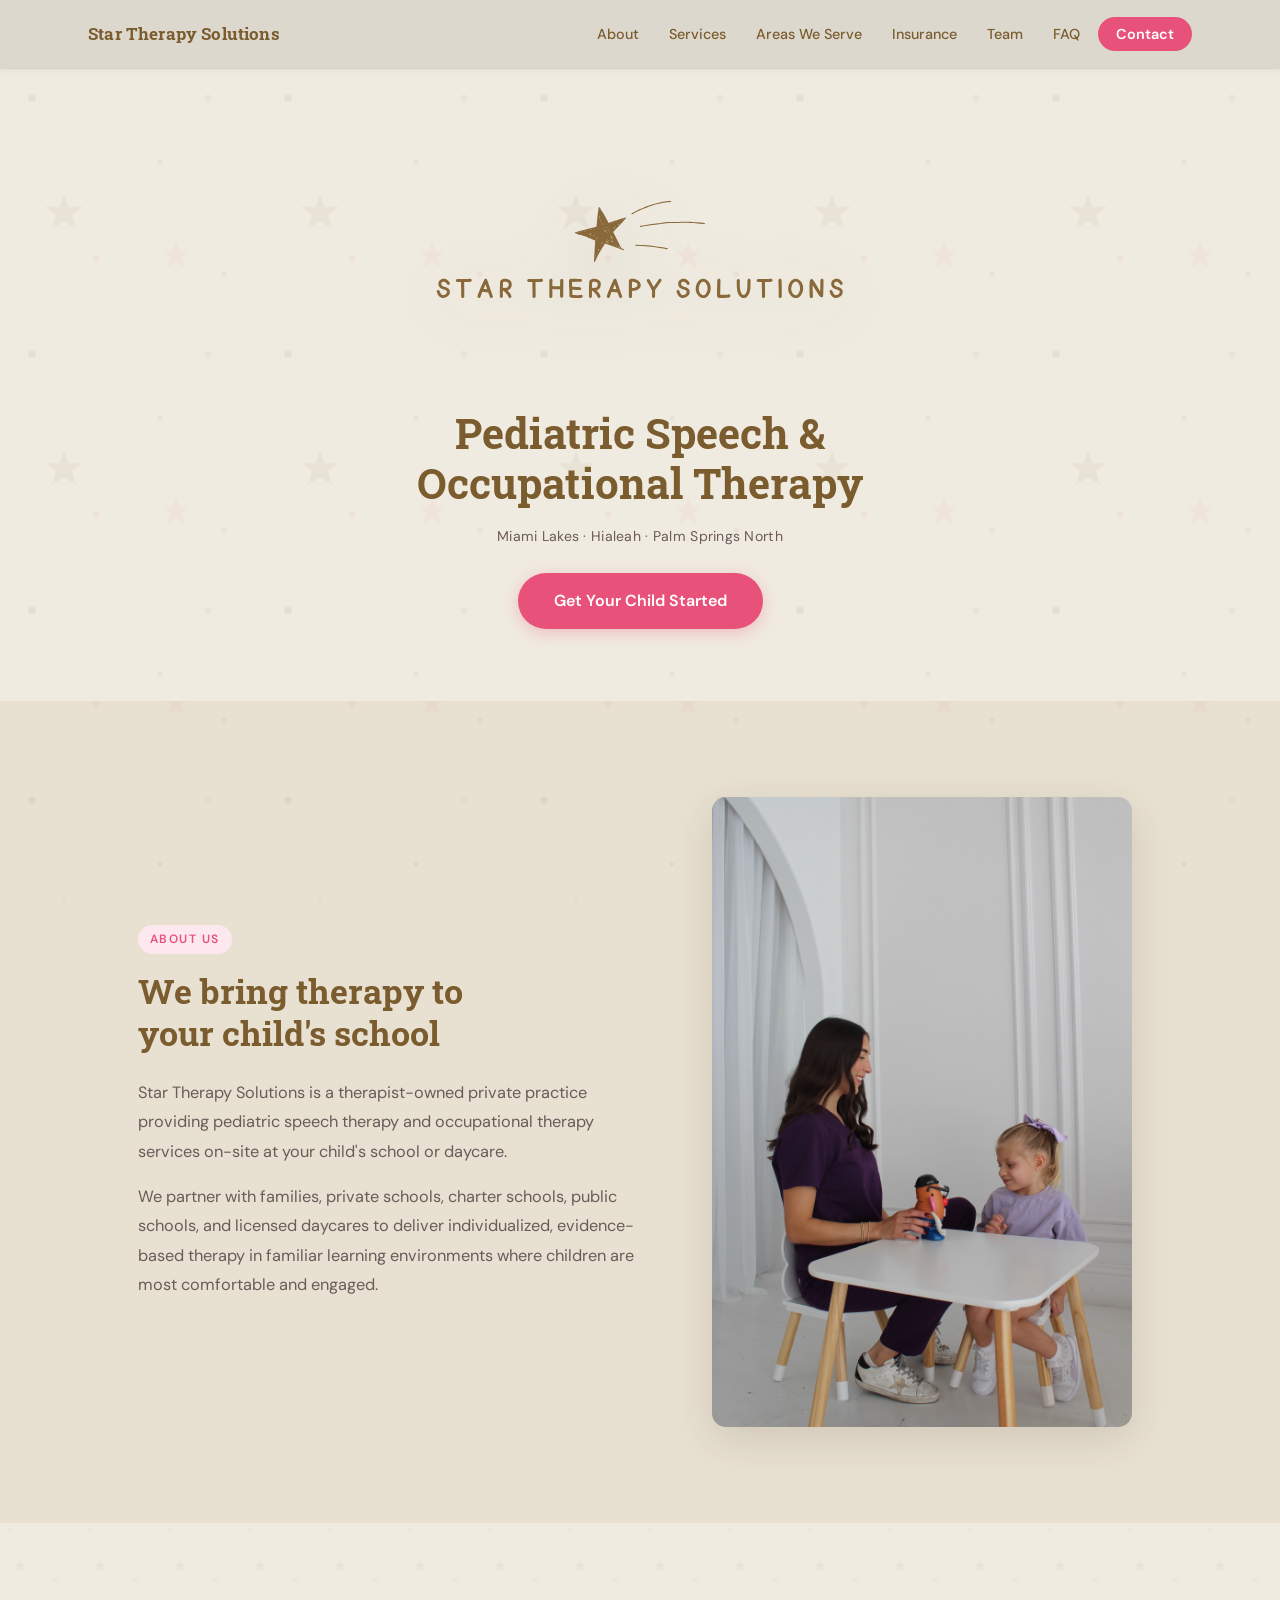
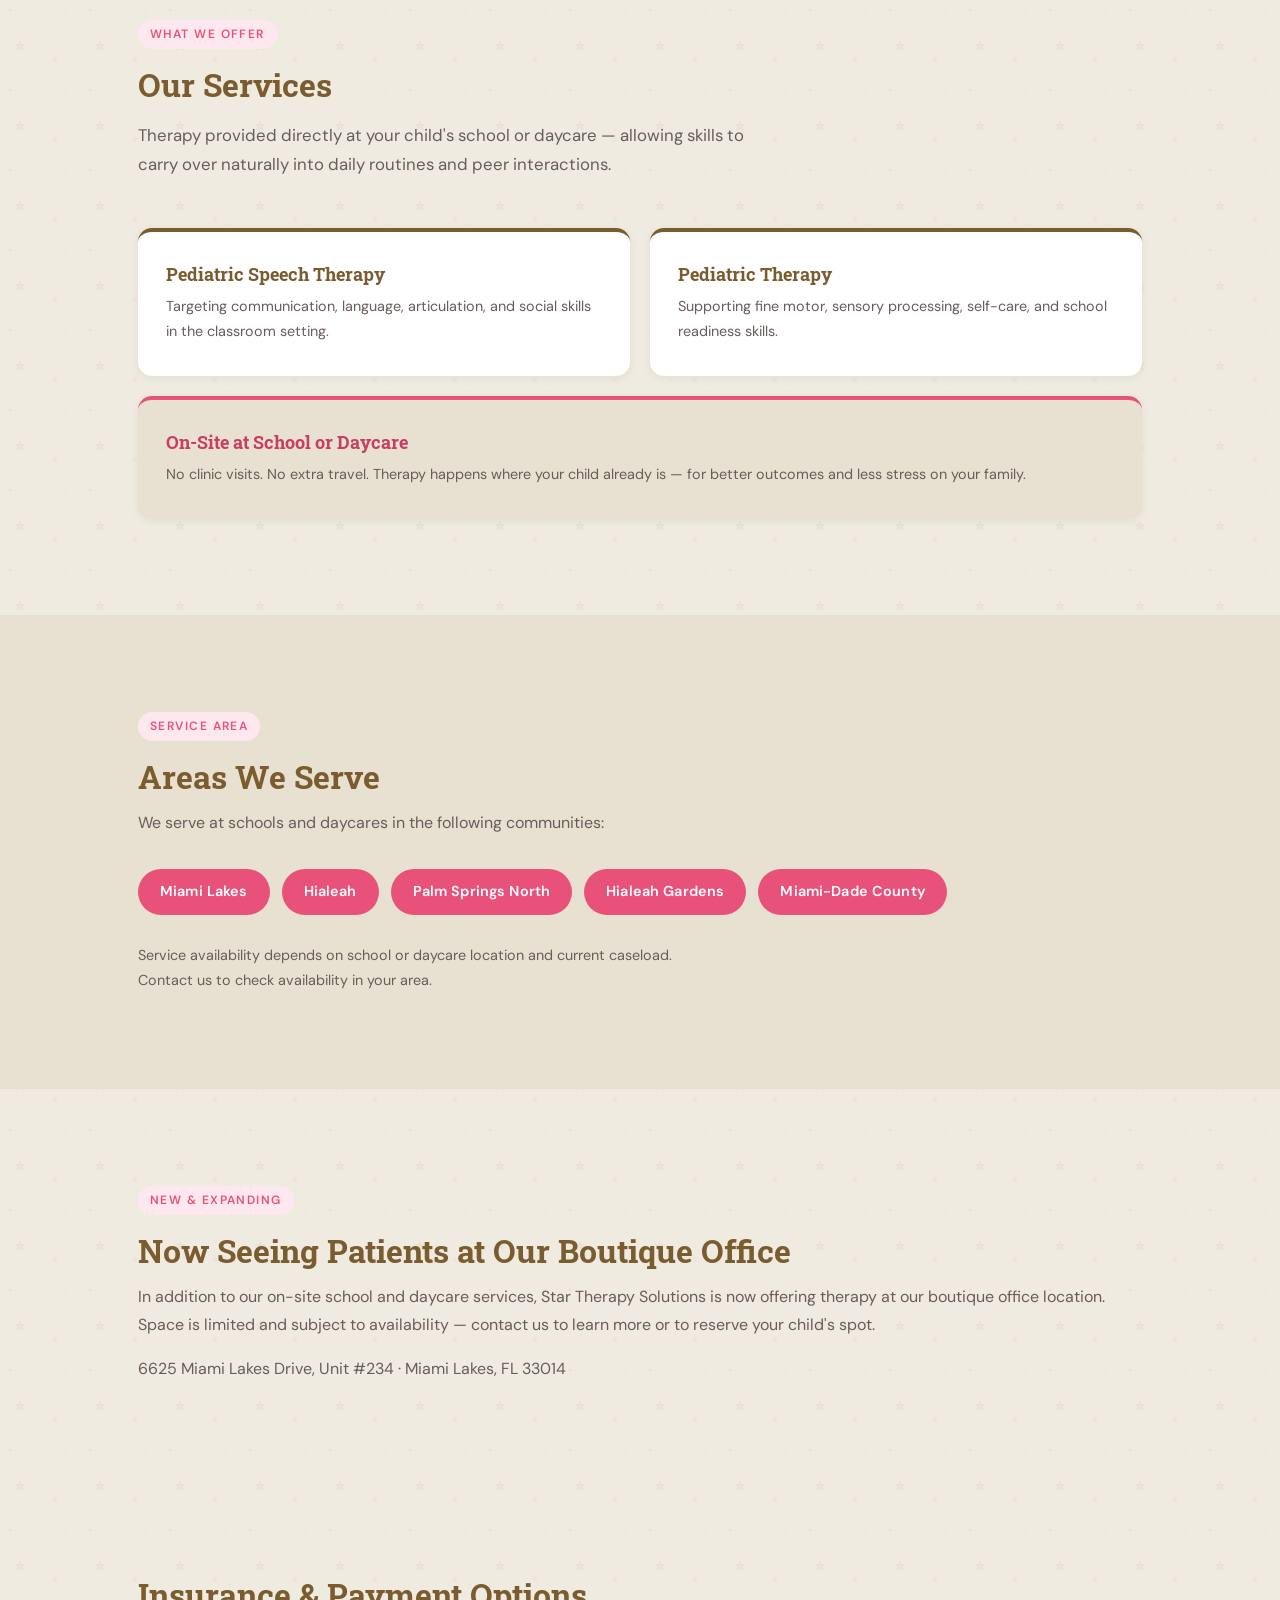
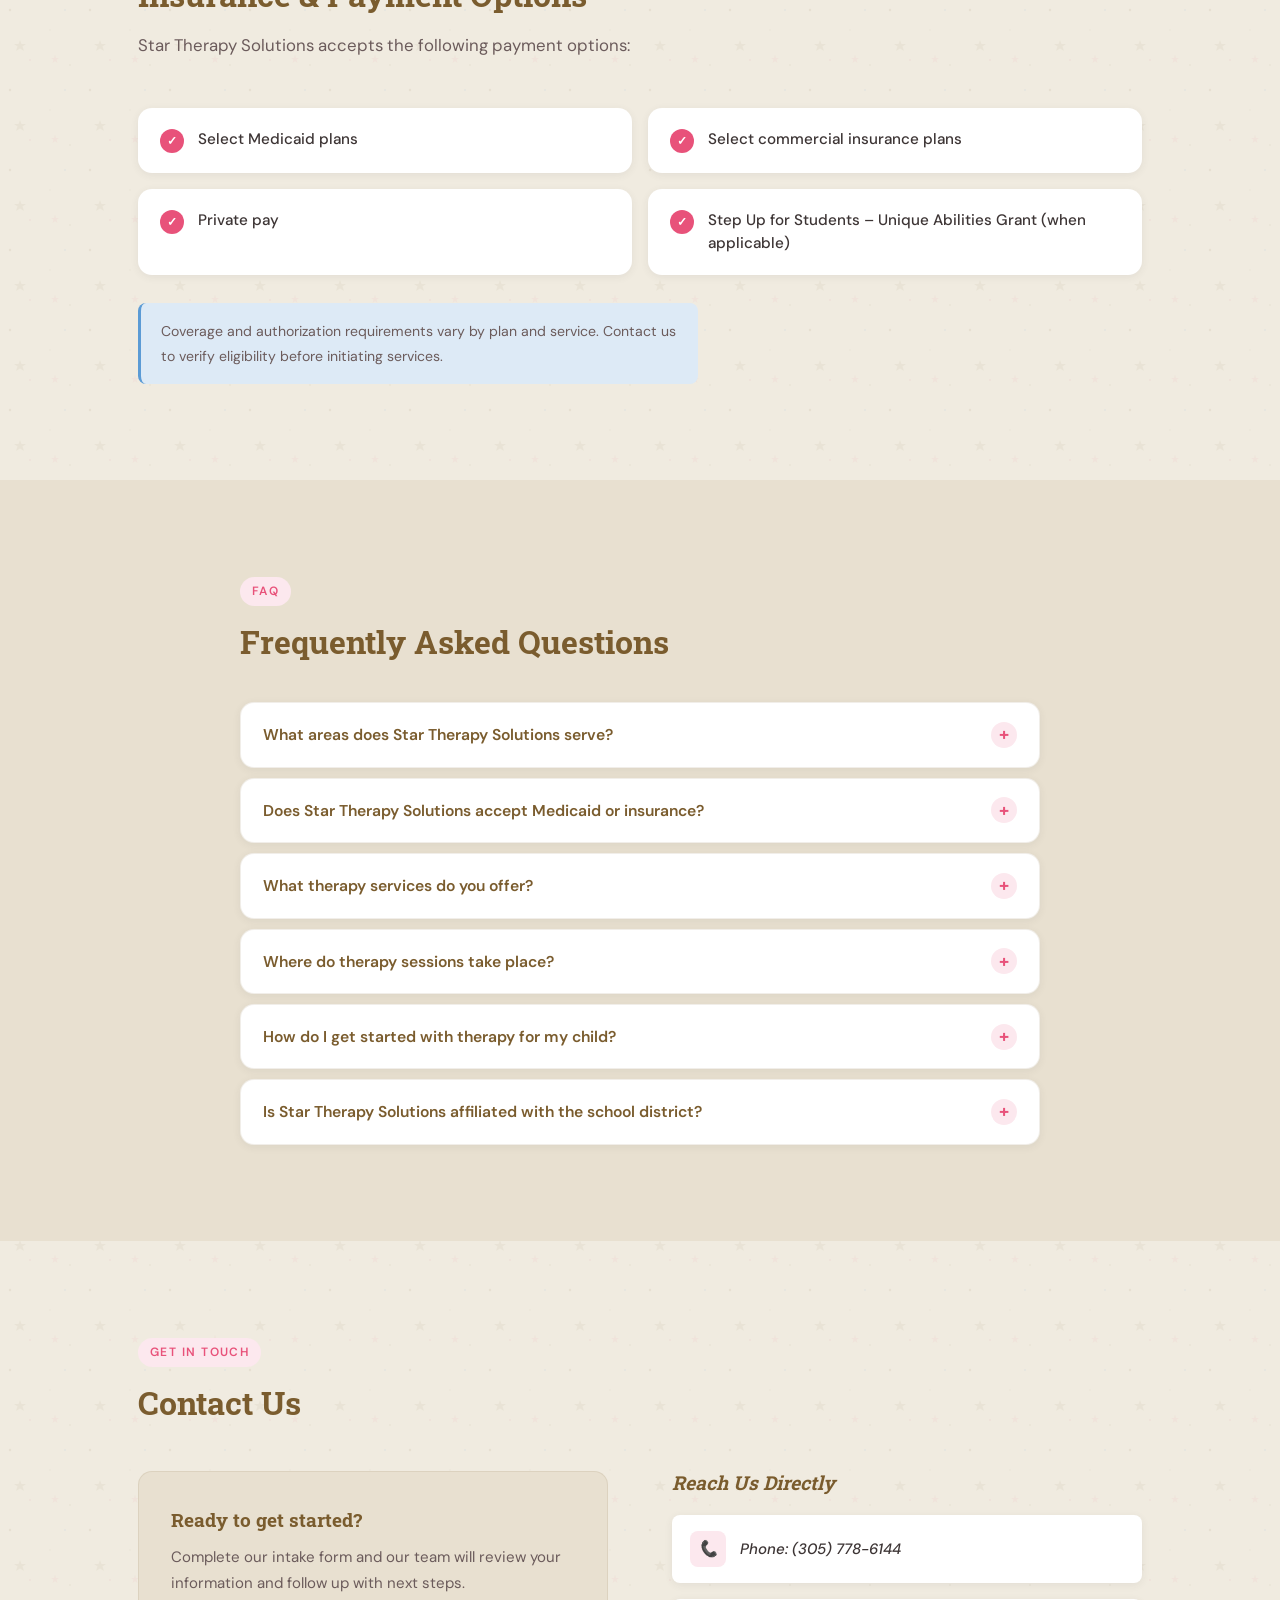
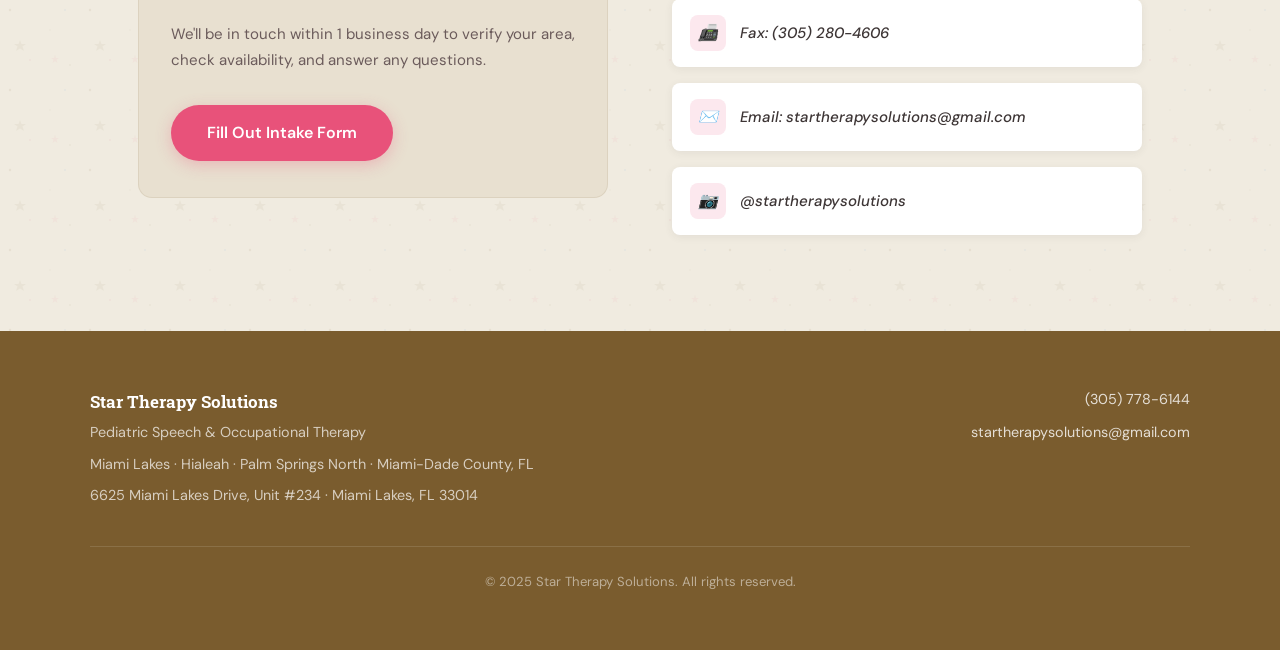
<file: index.html>
<!DOCTYPE html>
<!-- saved from url=(0060)https://aperez2313.github.io/startherapysolutions/index.html -->
<html lang="en"><head><meta http-equiv="Content-Type" content="text/html; charset=UTF-8">
  
  <meta name="viewport" content="width=device-width, initial-scale=1.0">
  <title>Pediatric Speech &amp; OT Therapy | Miami Lakes, Hialeah | Star Therapy Solutions</title>
  <meta name="description" content="Pediatric speech therapy and occupational therapy on-site at your child&#39;s school or daycare. Serving Miami Lakes, Hialeah &amp; Palm Springs North. Contact us today.">
  <meta name="robots" content="index, follow">
  <link rel="canonical" href="https://www.startherapysolutions.com/">
  <meta property="og:type" content="website">
  <meta property="og:title" content="Star Therapy Solutions | Pediatric Speech &amp; OT Therapy">
  <meta property="og:description" content="On-site pediatric speech therapy and occupational therapy at your child&#39;s school or daycare in Miami Lakes, Hialeah &amp; Palm Springs North.">
  <meta property="og:url" content="https://www.startherapysolutions.com/">
  <meta property="og:image" content="https://www.startherapysolutions.com/image/og-preview.jpg">
  <meta property="og:locale" content="en_US">
  <meta name="geo.region" content="US-FL">
  <meta name="geo.placename" content="Miami Lakes, Florida">
  <meta name="geo.position" content="25.9066;-80.3049">
  <meta name="ICBM" content="25.9066, -80.3049">

  <script type="application/ld+json">
  {
    "@context": "https://schema.org",
    "@type": ["LocalBusiness", "MedicalOrganization"],
    "name": "Star Therapy Solutions",
    "description": "Therapist-owned private practice providing pediatric speech therapy and occupational therapy on-site at schools and daycares in Miami-Dade County, Florida.",
    "url": "https://www.startherapysolutions.com",
    "telephone": "+13057786144",
    "faxNumber": "+13052804606",
    "email": "startherapysolutions@gmail.com",
    "priceRange": "$$",
    "paymentAccepted": "Medicaid, Commercial Insurance, Private Pay, Step Up for Students Grant",
    "medicalSpecialty": ["Speech-Language Pathology", "Occupational Therapy"],
    "areaServed": [
      { "@type": "City", "name": "Miami Lakes", "containedIn": "Miami-Dade County" },
      { "@type": "City", "name": "Hialeah",     "containedIn": "Miami-Dade County" },
      { "@type": "Place","name": "Palm Springs North" },
      { "@type": "City", "name": "Hialeah Gardens" },
      { "@type": "County","name": "Miami-Dade County" }
    ],
    "serviceType": [
      "Pediatric Speech Therapy",
      "Pediatric Occupational Therapy",
      "On-Site School Therapy",
      "On-Site Daycare Therapy"
    ],
    "sameAs": ["https://www.instagram.com/startherapysolutions"]
  }
  </script>

  <script type="application/ld+json">
  {
    "@context": "https://schema.org",
    "@type": "FAQPage",
    "mainEntity": [
      {
        "@type": "Question",
        "name": "What areas does Star Therapy Solutions serve?",
        "acceptedAnswer": { "@type": "Answer", "text": "Star Therapy Solutions serves schools and daycares in Miami Lakes, Hialeah, Palm Springs North, Hialeah Gardens, and surrounding Miami-Dade communities." }
      },
      {
        "@type": "Question",
        "name": "Does Star Therapy Solutions accept Medicaid or insurance?",
        "acceptedAnswer": { "@type": "Answer", "text": "Yes. Star Therapy Solutions accepts select Medicaid plans, select commercial insurance plans, private pay, and the Step Up for Students Unique Abilities Grant when applicable. Contact us to verify your specific plan." }
      },
      {
        "@type": "Question",
        "name": "What therapy services does Star Therapy Solutions offer?",
        "acceptedAnswer": { "@type": "Answer", "text": "Star Therapy Solutions offers pediatric speech therapy and pediatric occupational therapy. All services are provided on-site at your child's school or daycare — no clinic visits or extra travel required." }
      },
      {
        "@type": "Question",
        "name": "Where do therapy sessions take place?",
        "acceptedAnswer": { "@type": "Answer", "text": "Therapy sessions are provided on-site at your child's school or daycare. This allows natural carryover of skills into daily classroom routines and peer interactions." }
      },
      {
        "@type": "Question",
        "name": "How do I get started with pediatric speech therapy for my child?",
        "acceptedAnswer": { "@type": "Answer", "text": "Fill out the contact form on this page or call (305) 778-6144. We will verify availability at your child's school or daycare and walk you through next steps within 1 business day." }
      },
      {
        "@type": "Question",
        "name": "Is Star Therapy Solutions affiliated with the school district?",
        "acceptedAnswer": { "@type": "Answer", "text": "No. Star Therapy Solutions is a private practice and is not affiliated with or employed by the school district. Services are arranged through family referral and school collaboration." }
      }
    ]
  }
  </script>

  <link rel="stylesheet" href="styles.css">
  <link rel="icon" href="https://aperez2313.github.io/startherapysolutions/favicon.ico" type="image/x-icon">
</head>

<body>

  <!-- ═══════════════════════════════════════ NAVIGATION -->
  <nav aria-label="Main navigation">
    <div class="nav-inner">
      <a class="nav-logo" href="https://aperez2313.github.io/startherapysolutions/index.html">Star Therapy Solutions</a>
      <button id="navToggle" aria-label="Open navigation menu">☰</button>
      <ul id="navLinks" role="list">
        <li><a href="https://aperez2313.github.io/startherapysolutions/index.html#about">About</a></li>
        <li><a href="https://aperez2313.github.io/startherapysolutions/services.html">Services</a></li>
        <li><a href="https://aperez2313.github.io/startherapysolutions/index.html#areas">Areas We Serve</a></li>
        <li><a href="https://aperez2313.github.io/startherapysolutions/index.html#insurance">Insurance</a></li>
        <li><a href="https://aperez2313.github.io/startherapysolutions/team.html">Team</a></li>
        <li><a href="https://aperez2313.github.io/startherapysolutions/faq.html">FAQ</a></li>
        <li><a href="https://aperez2313.github.io/startherapysolutions/index.html#contact" class="nav-cta">Contact</a></li>
      </ul>
    </div>
  </nav>


  <!-- ═══════════════════════════════════════ HERO -->
  <header id="home">
    <svg style="width:420px;height:auto;max-width:90vw;display:block;margin-bottom:8px;filter:drop-shadow(0 8px 32px rgba(61,53,53,0.16));" xmlns="http://www.w3.org/2000/svg" xmlns:xlink="http://www.w3.org/1999/xlink" width="1366" zoomAndPan="magnify" viewBox="0 0 1024.5 576" height="768" preserveAspectRatio="xMidYMid meet" version="1.0"><defs><g></g><clippath id="f672ea8fd5"><path d="M 342 0.71875 L 660 0.71875 L 660 150 L 342 150 Z M 342 0.71875 " clip-rule="nonzero"></path></clippath><clippath id="577bb37ea9"><path d="M 0.273438 153 L 1006.34375 153 L 1006.34375 263.148438 L 0.273438 263.148438 Z M 0.273438 153 " clip-rule="nonzero"></path></clippath><clippath id="3f2aaea64b"><rect x="0" width="1007" y="0" height="111"></rect></clippath><clippath id="bd6e9ed2f3"><rect x="0" width="1007" y="0" height="264"></rect></clippath></defs><g transform="matrix(1, 0, 0, 1, 11, 128)"><g clip-path="url(#bd6e9ed2f3)"><g clip-path="url(#f672ea8fd5)"><path fill="#89683a" d="M 465.558594 41.449219 C 463.648438 42.070312 461.738281 42.691406 459.828125 43.3125 C 459.582031 43.277344 459.316406 43.316406 459.042969 43.457031 C 458.851562 43.554688 458.660156 43.65625 458.46875 43.753906 C 458.136719 43.863281 457.804688 43.96875 457.472656 44.078125 C 456.914062 43.597656 455.941406 43.507812 455.394531 44.296875 C 455.261719 44.492188 455.128906 44.6875 454.996094 44.882812 C 451.226562 46.105469 447.453125 47.328125 443.683594 48.558594 C 443.644531 48.570312 443.609375 48.582031 443.574219 48.59375 C 443.105469 47.875 441.949219 47.625 441.34375 48.589844 C 441.148438 48.894531 440.957031 49.203125 440.765625 49.511719 C 435.421875 51.253906 430.078125 52.992188 424.757812 54.792969 C 421.589844 48.636719 418.152344 42.601562 414.859375 36.511719 C 413.570312 34.125 412.019531 31.863281 410.585938 29.558594 C 408.835938 26.742188 407.089844 23.929688 405.339844 21.113281 C 405.3125 21.03125 405.285156 20.945312 405.257812 20.859375 C 405.175781 20.605469 405.003906 20.402344 404.796875 20.246094 C 404.257812 19.378906 403.722656 18.515625 403.183594 17.648438 C 403.015625 17.382812 402.851562 17.117188 402.6875 16.851562 C 401.941406 15.652344 400.394531 16.277344 400.238281 17.511719 C 399.230469 25.324219 398.03125 33.132812 397.285156 40.976562 C 396.558594 48.640625 395.859375 56.304688 395.003906 63.957031 C 394.886719 64.03125 394.777344 64.132812 394.679688 64.253906 C 394.503906 64.296875 394.328125 64.335938 394.152344 64.378906 C 392.296875 64.847656 390.441406 65.320312 388.585938 65.792969 C 388.300781 65.742188 387.992188 65.804688 387.695312 66.015625 C 381.261719 67.644531 374.824219 69.277344 368.390625 70.914062 C 360.320312 72.96875 352.273438 75.113281 344.214844 77.234375 C 343.835938 77.332031 343.457031 77.433594 343.078125 77.53125 C 341.789062 77.871094 341.867188 79.691406 343.078125 80.066406 C 345.5 80.816406 347.925781 81.5625 350.347656 82.3125 C 350.34375 82.480469 350.335938 82.644531 350.332031 82.8125 C 350.28125 84.308594 352.523438 84.582031 352.914062 83.164062 C 352.917969 83.144531 352.925781 83.125 352.929688 83.105469 C 356.820312 84.308594 360.714844 85.511719 364.601562 86.730469 C 367.1875 87.542969 369.777344 88.339844 372.367188 89.144531 C 372.410156 89.167969 372.449219 89.199219 372.496094 89.21875 C 373.332031 89.597656 374.164062 89.972656 374.996094 90.347656 C 374.332031 91.578125 376.140625 93.019531 377.09375 91.875 C 377.210938 91.734375 377.328125 91.59375 377.445312 91.453125 C 379.261719 92.273438 381.078125 93.09375 382.894531 93.910156 C 384.800781 94.773438 386.707031 95.632812 388.613281 96.492188 C 389.621094 96.949219 390.53125 97.175781 391.628906 97.394531 C 391.777344 97.421875 391.921875 97.453125 392.070312 97.480469 C 391.636719 105.523438 391.09375 113.554688 390.523438 121.59375 C 389.921875 130.152344 389.542969 138.726562 389.09375 147.292969 C 389.070312 147.707031 389.046875 148.121094 389.027344 148.535156 C 388.960938 149.804688 390.914062 150.375 391.476562 149.199219 C 393.445312 145.097656 395.414062 140.996094 397.386719 136.890625 C 398.828125 133.886719 400.136719 130.773438 401.835938 127.898438 C 406.1875 120.53125 410.363281 113.058594 415.171875 105.976562 C 415.429688 105.601562 415.683594 105.226562 415.9375 104.851562 C 422.871094 107.40625 429.804688 109.96875 436.730469 112.542969 C 444.367188 115.378906 452.046875 118.09375 459.710938 120.84375 C 460.09375 120.980469 460.472656 121.117188 460.855469 121.253906 C 462.449219 121.828125 463.136719 119.289062 461.554688 118.71875 C 459.710938 118.058594 457.871094 117.402344 456.027344 116.746094 C 455.519531 115.769531 455.007812 114.796875 454.5 113.820312 C 454.464844 113.714844 454.417969 113.605469 454.351562 113.5 C 454.335938 113.472656 454.320312 113.449219 454.304688 113.421875 C 454.273438 113.359375 454.234375 113.300781 454.195312 113.238281 C 451.316406 107.742188 448.414062 102.253906 445.609375 96.722656 C 442.3125 90.226562 439.1875 83.640625 435.964844 77.105469 C 435.980469 77.085938 435.996094 77.0625 436.015625 77.039062 C 436.476562 76.433594 436.9375 75.824219 437.398438 75.214844 C 437.433594 75.167969 437.453125 75.140625 437.472656 75.113281 C 437.503906 75.085938 437.554688 75.039062 437.664062 74.925781 C 441.351562 71.199219 444.894531 67.320312 448.503906 63.523438 C 454.429688 57.289062 460.195312 50.90625 466 44.5625 C 466.28125 44.257812 466.558594 43.953125 466.835938 43.648438 C 467.675781 42.730469 466.871094 41.023438 465.558594 41.449219 Z M 416.785156 57.558594 C 416.523438 57.652344 416.261719 57.742188 416 57.835938 C 415.742188 57.09375 415.484375 56.347656 415.226562 55.601562 C 415.746094 56.253906 416.265625 56.90625 416.785156 57.558594 Z M 405.421875 50.777344 C 405.640625 51.761719 405.832031 52.75 406.027344 53.734375 C 405.664062 52.535156 405.304688 51.335938 404.941406 50.132812 C 404.695312 49.316406 404.449219 48.5 404.203125 47.683594 C 404.265625 47.140625 404.324219 46.597656 404.382812 46.054688 C 404.730469 47.628906 405.078125 49.203125 405.421875 50.777344 Z M 409.019531 55.492188 C 408.671875 53.453125 408.257812 51.421875 407.824219 49.398438 C 408.832031 52.777344 409.378906 56.296875 410.109375 59.753906 C 410.121094 59.808594 410.132812 59.867188 410.144531 59.921875 C 410.03125 59.960938 409.917969 60.003906 409.800781 60.042969 C 409.542969 58.523438 409.28125 57.007812 409.019531 55.492188 Z M 415.984375 73.671875 C 417.21875 72.953125 418.453125 72.234375 419.6875 71.515625 C 418.121094 73.558594 416.554688 75.605469 414.988281 77.648438 C 415.089844 76.644531 415.1875 75.636719 415.289062 74.628906 C 415.523438 74.308594 415.753906 73.988281 415.984375 73.671875 Z M 411.351562 80.914062 C 411.554688 81.144531 411.757812 81.371094 411.960938 81.601562 C 411.8125 81.796875 411.664062 81.988281 411.515625 82.179688 C 411.464844 82.246094 411.414062 82.3125 411.363281 82.378906 C 411.351562 82.394531 411.335938 82.40625 411.316406 82.429688 C 410.464844 83.335938 409.675781 84.308594 408.878906 85.269531 C 409.703125 83.820312 410.527344 82.367188 411.351562 80.914062 Z M 421.003906 79.546875 C 420.925781 79.460938 420.84375 79.386719 420.761719 79.328125 C 420.882812 79.023438 421.003906 78.71875 421.125 78.417969 C 421.632812 77.648438 422.140625 76.882812 422.648438 76.113281 C 423.75 74.453125 424.949219 72.828125 425.960938 71.109375 C 425.984375 71.074219 426.007812 71.039062 426.027344 71.007812 C 426.0625 70.960938 426.101562 70.914062 426.136719 70.867188 C 426.238281 70.738281 426.34375 70.605469 426.445312 70.476562 C 426.46875 70.597656 426.492188 70.71875 426.515625 70.839844 C 424.683594 73.746094 422.851562 76.652344 421.003906 79.546875 Z M 421.652344 66.679688 C 421.28125 66.867188 420.910156 67.050781 420.542969 67.238281 C 420.648438 66.75 420.390625 66.25 419.988281 65.941406 C 420.019531 65.886719 420.050781 65.832031 420.082031 65.78125 C 420.148438 65.671875 420.210938 65.5625 420.273438 65.453125 C 420.738281 65.269531 421.203125 65.089844 421.667969 64.910156 C 421.054688 65.417969 421.179688 66.191406 421.652344 66.679688 Z M 408.6875 89.679688 C 408.546875 89.894531 408.402344 90.113281 408.257812 90.328125 C 408.261719 90.277344 408.261719 90.226562 408.265625 90.175781 C 408.40625 90.011719 408.546875 89.84375 408.6875 89.679688 Z M 413.167969 69.601562 C 412.859375 69.816406 412.550781 70.03125 412.242188 70.246094 C 412.046875 70.285156 411.855469 70.320312 411.660156 70.355469 C 411.910156 69.929688 412.15625 69.503906 412.40625 69.078125 C 412.695312 68.910156 412.984375 68.738281 413.273438 68.570312 C 413.238281 68.914062 413.203125 69.257812 413.167969 69.601562 Z M 403.011719 60.472656 C 402.980469 60.699219 402.945312 60.925781 402.914062 61.15625 C 402.941406 60.90625 402.96875 60.65625 402.996094 60.410156 C 403 60.429688 403.007812 60.449219 403.011719 60.472656 Z M 402.953125 96.289062 C 402.824219 96.554688 402.695312 96.820312 402.566406 97.089844 C 402.488281 97.058594 402.414062 97.03125 402.335938 97.003906 C 402.542969 96.765625 402.75 96.527344 402.953125 96.289062 Z M 401.320312 99.421875 C 401.351562 99.433594 401.382812 99.445312 401.410156 99.457031 C 401.253906 99.78125 401.09375 100.105469 400.9375 100.429688 C 401.066406 100.09375 401.195312 99.757812 401.320312 99.421875 Z M 422.421875 95.300781 C 423.324219 96.148438 424.226562 96.996094 425.132812 97.839844 C 425.21875 97.960938 425.304688 98.078125 425.390625 98.195312 C 425.460938 98.292969 425.53125 98.386719 425.597656 98.484375 C 424.3125 97.757812 423.027344 97.03125 421.738281 96.304688 C 421.96875 95.972656 422.195312 95.636719 422.421875 95.300781 Z M 389.894531 88.035156 C 389.765625 87.996094 389.640625 87.960938 389.511719 87.921875 C 390.238281 86.941406 390.96875 85.960938 391.695312 84.980469 C 391.09375 86 390.496094 87.015625 389.894531 88.035156 Z M 412.714844 59.015625 C 412.484375 57.875 412.257812 56.734375 412.027344 55.59375 C 412.4375 56.667969 412.847656 57.746094 413.261719 58.820312 C 413.078125 58.886719 412.898438 58.953125 412.714844 59.015625 Z M 407.003906 107.769531 C 407.710938 105.953125 408.417969 104.136719 409.121094 102.324219 C 409.550781 102.480469 409.976562 102.640625 410.402344 102.796875 C 410.398438 102.804688 410.394531 102.8125 410.390625 102.816406 C 409.261719 104.46875 408.132812 106.117188 407.003906 107.769531 Z M 430.90625 89.605469 C 430.261719 88.5 429.617188 87.398438 428.972656 86.292969 C 429.25 85.941406 429.519531 85.585938 429.796875 85.230469 C 431.824219 88.589844 433.855469 91.953125 435.886719 95.316406 C 435.019531 94.347656 434.105469 93.429688 433.199219 92.488281 C 432.675781 91.9375 432.152344 91.390625 431.625 90.84375 C 431.386719 90.429688 431.148438 90.015625 430.90625 89.605469 Z M 439.019531 66.132812 C 439.8125 64.832031 440.601562 63.53125 441.394531 62.226562 C 441.539062 62.382812 441.710938 62.503906 441.90625 62.566406 C 440.953125 64.277344 439.976562 65.976562 438.8125 67.546875 C 437.78125 68.929688 436.75 70.3125 435.71875 71.691406 C 436.816406 69.835938 437.902344 67.972656 439.019531 66.132812 Z M 403.890625 31.457031 C 403.867188 31.390625 403.839844 31.324219 403.816406 31.253906 C 403.78125 31.164062 403.738281 31.082031 403.691406 31.003906 C 403.707031 30.910156 403.722656 30.820312 403.738281 30.726562 C 403.828125 30.976562 403.914062 31.230469 404.003906 31.484375 C 403.96875 31.472656 403.929688 31.464844 403.890625 31.457031 Z M 403.792969 43.371094 C 403.449219 43.234375 403.042969 43.210938 402.699219 43.332031 C 402.726562 43.109375 402.753906 42.890625 402.78125 42.667969 C 402.855469 42.0625 402.460938 41.652344 401.957031 41.476562 C 402.160156 40.253906 402.363281 39.027344 402.566406 37.800781 C 402.976562 39.65625 403.382812 41.515625 403.792969 43.371094 Z M 387.0625 86.027344 C 386.867188 86.386719 386.671875 86.746094 386.476562 87.101562 C 386.234375 87.042969 385.992188 86.976562 385.75 86.921875 C 386.851562 85.398438 387.957031 83.871094 389.0625 82.347656 C 388.394531 83.574219 387.726562 84.800781 387.0625 86.027344 Z M 394.941406 92.886719 C 395.085938 92.75 395.1875 92.574219 395.257812 92.375 C 396.367188 92.367188 396.859375 90.914062 396.15625 90.15625 C 396.265625 90.011719 396.375 89.867188 396.484375 89.71875 C 396.773438 89.992188 397.210938 90.125 397.628906 90.097656 C 397.617188 90.238281 397.605469 90.375 397.59375 90.515625 C 397.152344 91.351562 396.710938 92.191406 396.265625 93.027344 C 396.066406 93.210938 395.917969 93.464844 395.863281 93.785156 C 395.765625 93.972656 395.667969 94.160156 395.570312 94.34375 C 395.339844 94.226562 395.113281 94.105469 394.886719 93.984375 C 394.90625 93.621094 394.921875 93.253906 394.941406 92.886719 Z M 394.199219 70.789062 C 394.054688 70.988281 393.910156 71.1875 393.765625 71.386719 C 393.921875 71.101562 394.074219 70.816406 394.230469 70.53125 C 394.21875 70.617188 394.207031 70.703125 394.199219 70.789062 Z M 378.585938 84.527344 C 378.117188 84.347656 377.648438 84.171875 377.183594 83.992188 C 378.863281 82.207031 380.542969 80.421875 382.222656 78.640625 C 381.011719 80.601562 379.796875 82.5625 378.585938 84.527344 Z M 397.757812 126.992188 C 397.761719 126.980469 397.769531 126.972656 397.773438 126.960938 C 398.679688 124.171875 399.582031 121.382812 400.488281 118.59375 C 400.628906 118.796875 400.84375 118.953125 401.089844 119.046875 C 401.28125 119.179688 401.507812 119.261719 401.738281 119.289062 C 400.390625 121.910156 399.042969 124.53125 397.710938 127.15625 C 397.726562 127.101562 397.742188 127.046875 397.757812 126.992188 Z M 417.113281 98.265625 C 417.136719 98.277344 417.160156 98.292969 417.1875 98.308594 C 416.929688 98.695312 416.667969 99.078125 416.410156 99.464844 C 416.644531 99.066406 416.878906 98.664062 417.113281 98.265625 Z M 428.640625 96.117188 C 428.59375 96.011719 428.546875 95.910156 428.496094 95.804688 C 428.519531 95.835938 428.539062 95.871094 428.5625 95.902344 C 428.664062 96.0625 428.769531 96.226562 428.875 96.386719 C 428.796875 96.296875 428.71875 96.207031 428.640625 96.117188 Z M 442.558594 51.957031 C 442.5625 51.953125 442.5625 51.949219 442.566406 51.945312 C 442.601562 51.929688 442.609375 51.933594 442.558594 51.957031 Z M 383.402344 84.96875 C 383.195312 85.351562 382.988281 85.734375 382.78125 86.117188 C 382.558594 86.03125 382.335938 85.949219 382.117188 85.863281 C 382.878906 84.953125 383.640625 84.042969 384.402344 83.128906 C 384.066406 83.742188 383.734375 84.355469 383.402344 84.96875 Z M 374.78125 82.332031 C 374.613281 82.546875 374.445312 82.757812 374.277344 82.972656 C 374.214844 82.953125 374.152344 82.933594 374.089844 82.914062 C 374.421875 82.589844 374.753906 82.265625 375.089844 81.941406 C 374.984375 82.070312 374.882812 82.203125 374.78125 82.332031 Z M 366.722656 81.320312 C 366.632812 81.300781 366.539062 81.28125 366.449219 81.261719 C 366.78125 80.96875 367.117188 80.675781 367.449219 80.378906 C 367.207031 80.691406 366.964844 81.007812 366.722656 81.320312 Z M 359.765625 79.871094 C 359.675781 79.855469 359.585938 79.835938 359.496094 79.816406 C 359.660156 79.710938 359.820312 79.605469 359.984375 79.5 C 359.910156 79.625 359.839844 79.746094 359.765625 79.871094 Z M 419.453125 99.671875 C 421.503906 100.898438 423.554688 102.128906 425.601562 103.359375 C 423.222656 102.613281 420.847656 101.867188 418.464844 101.125 C 418.796875 100.640625 419.125 100.15625 419.453125 99.671875 Z M 434.769531 101.847656 C 433.65625 100.710938 432.457031 99.667969 431.234375 98.648438 C 431.855469 98.566406 432.421875 98.078125 432.449219 97.457031 C 432.488281 97.523438 432.523438 97.585938 432.5625 97.648438 C 433.597656 99.425781 434.691406 101.167969 435.800781 102.898438 C 435.457031 102.546875 435.113281 102.199219 434.769531 101.847656 Z M 433.105469 80.882812 C 433.121094 80.863281 433.132812 80.84375 433.148438 80.824219 C 433.199219 80.941406 433.246094 81.054688 433.296875 81.167969 C 433.230469 81.074219 433.167969 80.976562 433.105469 80.882812 Z M 442.574219 51.929688 C 442.625 51.832031 442.671875 51.738281 442.722656 51.640625 C 443.078125 51.523438 443.429688 51.410156 443.78125 51.292969 C 443.371094 51.492188 442.964844 51.703125 442.574219 51.929688 Z M 435.542969 54.78125 C 435.210938 54.914062 434.882812 55.046875 434.550781 55.179688 C 434.5625 54.886719 434.453125 54.625 434.265625 54.414062 C 434.976562 54.179688 435.683594 53.945312 436.394531 53.710938 C 436.109375 54.066406 435.828125 54.425781 435.542969 54.78125 Z M 430.707031 56.394531 C 430.726562 56.132812 430.671875 55.871094 430.558594 55.644531 C 430.855469 55.546875 431.15625 55.445312 431.453125 55.347656 C 431.203125 55.695312 430.957031 56.046875 430.707031 56.394531 Z M 402.59375 21.636719 C 402.1875 24.082031 401.78125 26.527344 401.378906 28.972656 C 401.707031 26.414062 402.042969 23.851562 402.375 21.289062 C 402.449219 21.40625 402.519531 21.519531 402.59375 21.636719 Z M 389.582031 71.730469 C 390.152344 70.808594 390.722656 69.882812 391.292969 68.960938 C 391.539062 68.558594 391.523438 68.144531 391.359375 67.796875 C 391.71875 67.707031 392.078125 67.617188 392.4375 67.527344 C 391.484375 68.925781 390.535156 70.328125 389.582031 71.730469 Z M 379.816406 73.664062 C 379.910156 73.535156 380.007812 73.40625 380.101562 73.277344 C 380.578125 72.636719 381.050781 72 381.527344 71.359375 C 381.808594 70.976562 381.820312 70.585938 381.667969 70.253906 C 382.410156 70.066406 383.152344 69.878906 383.894531 69.691406 C 382.535156 71.015625 381.175781 72.339844 379.816406 73.664062 Z M 377.605469 71.53125 C 377.679688 71.4375 377.753906 71.339844 377.824219 71.246094 C 377.832031 71.242188 377.832031 71.234375 377.835938 71.230469 C 377.875 71.21875 377.914062 71.210938 377.953125 71.199219 C 377.839844 71.308594 377.722656 71.421875 377.605469 71.53125 Z M 370.839844 73.902344 C 370.859375 73.59375 370.773438 73.300781 370.613281 73.0625 C 371.164062 72.921875 371.714844 72.785156 372.265625 72.644531 C 371.792969 73.0625 371.316406 73.480469 370.839844 73.902344 Z M 358.433594 77.375 C 358.433594 76.980469 358.238281 76.597656 357.949219 76.332031 C 359.105469 76.027344 360.261719 75.730469 361.421875 75.429688 C 360.425781 76.078125 359.429688 76.726562 358.433594 77.375 Z M 354.292969 77.679688 C 354.273438 77.546875 354.222656 77.429688 354.164062 77.320312 C 354.515625 77.226562 354.867188 77.136719 355.222656 77.042969 C 354.914062 77.253906 354.601562 77.46875 354.292969 77.679688 Z M 392.8125 126.652344 C 392.699219 129.019531 392.585938 131.390625 392.46875 133.757812 C 392.449219 134.199219 392.597656 134.519531 392.835938 134.726562 C 392.632812 135.441406 392.433594 136.15625 392.230469 136.867188 C 392.402344 133.355469 392.597656 129.84375 392.832031 126.335938 C 392.828125 126.441406 392.820312 126.546875 392.8125 126.652344 Z M 392.042969 140.699219 C 392.183594 140.796875 392.335938 140.875 392.496094 140.921875 C 392.324219 141.289062 392.152344 141.65625 391.980469 142.023438 C 392 141.582031 392.023438 141.140625 392.042969 140.699219 Z M 435.265625 109.160156 C 435.335938 109.203125 435.402344 109.242188 435.472656 109.285156 C 435.105469 109.148438 434.742188 109.011719 434.378906 108.878906 C 434.675781 108.972656 434.96875 109.066406 435.265625 109.160156 Z M 444.941406 112.273438 C 443.867188 110.59375 442.792969 108.914062 441.71875 107.234375 C 441.835938 107.390625 441.953125 107.546875 442.066406 107.699219 C 443.460938 109.550781 444.851562 111.398438 446.246094 113.246094 C 445.875 113.113281 445.503906 112.980469 445.136719 112.84375 C 445.121094 112.65625 445.066406 112.464844 444.941406 112.273438 Z M 459.984375 47.277344 C 459.914062 47.242188 459.84375 47.210938 459.765625 47.191406 C 459.472656 46.875 459.039062 46.707031 458.53125 46.890625 C 458.105469 47.039062 457.683594 47.191406 457.257812 47.34375 C 458 46.957031 458.746094 46.574219 459.488281 46.1875 C 460.191406 45.957031 460.894531 45.726562 461.597656 45.5 C 461.058594 46.09375 460.519531 46.683594 459.984375 47.277344 Z M 367.511719 73.851562 C 366.703125 74.554688 365.890625 75.257812 365.082031 75.960938 C 365.332031 75.464844 365.199219 74.914062 364.878906 74.527344 C 365.28125 74.425781 365.679688 74.316406 366.085938 74.214844 C 366.558594 74.09375 367.035156 73.972656 367.511719 73.851562 Z M 348.195312 78.898438 C 348.957031 78.695312 349.722656 78.496094 350.484375 78.292969 C 350.46875 78.726562 350.453125 79.160156 350.441406 79.59375 C 349.691406 79.359375 348.945312 79.128906 348.195312 78.898438 Z M 394.730469 98.011719 C 394.933594 98.183594 395.1875 98.296875 395.453125 98.332031 C 395.449219 98.394531 395.445312 98.457031 395.4375 98.519531 C 395.035156 98.667969 394.703125 99.007812 394.605469 99.53125 C 394.621094 99.289062 394.636719 99.046875 394.648438 98.804688 C 394.660156 98.539062 394.675781 98.269531 394.6875 98.003906 C 394.703125 98.003906 394.714844 98.007812 394.730469 98.011719 Z M 449.757812 114.511719 C 449.875 114.199219 449.863281 113.828125 449.648438 113.425781 C 449.371094 112.910156 449.09375 112.390625 448.820312 111.875 C 449.804688 112.769531 450.792969 113.660156 451.78125 114.550781 C 451.890625 114.683594 452.003906 114.8125 452.117188 114.941406 C 452.203125 115.109375 452.292969 115.277344 452.382812 115.449219 C 451.507812 115.136719 450.632812 114.824219 449.757812 114.511719 Z M 446.878906 61.421875 C 447.375 60.707031 447.890625 60.003906 448.378906 59.285156 C 448.761719 58.722656 449.140625 58.160156 449.523438 57.601562 C 450.503906 56.898438 451.484375 56.195312 452.460938 55.492188 C 451.335938 56.703125 450.210938 57.914062 449.070312 59.113281 C 448.339844 59.882812 447.609375 60.652344 446.878906 61.421875 Z M 497.078125 25.890625 C 498.113281 25.359375 499.242188 24.898438 500.226562 24.273438 C 499.714844 24.597656 500.203125 24.285156 500.484375 24.167969 C 501.109375 23.914062 501.730469 23.660156 502.351562 23.402344 C 504.320312 22.597656 506.289062 21.789062 508.257812 20.980469 C 511.597656 19.613281 514.914062 18.160156 518.28125 16.871094 C 520.871094 15.878906 523.550781 15.074219 526.175781 14.183594 C 529.773438 12.960938 533.355469 11.679688 536.96875 10.515625 C 539.390625 9.734375 541.96875 9.308594 544.441406 8.726562 C 548.328125 7.808594 552.21875 6.894531 556.105469 5.980469 C 556.441406 5.898438 556.925781 5.816406 556.371094 5.886719 C 556.753906 5.839844 557.136719 5.792969 557.519531 5.75 C 559.386719 5.523438 561.253906 5.296875 563.125 5.070312 C 567.1875 4.582031 571.253906 4.089844 575.320312 3.597656 C 575.585938 3.566406 575.851562 3.535156 576.113281 3.503906 C 577.773438 3.300781 577.792969 0.671875 576.113281 0.875 C 569.527344 1.667969 562.921875 2.367188 556.351562 3.261719 C 553.359375 3.667969 550.367188 4.628906 547.433594 5.320312 C 543.863281 6.160156 540.242188 6.882812 536.703125 7.847656 C 534.058594 8.566406 531.464844 9.613281 528.871094 10.492188 C 525.238281 11.726562 521.589844 12.925781 517.972656 14.195312 C 515.5 15.066406 513.09375 16.175781 510.667969 17.171875 C 507.007812 18.671875 503.34375 20.175781 499.679688 21.675781 C 497.359375 22.628906 495.15625 23.925781 492.929688 25.066406 C 489.253906 26.953125 485.574219 28.839844 481.898438 30.726562 C 481.664062 30.851562 481.425781 30.972656 481.1875 31.09375 C 479.683594 31.867188 481.011719 34.136719 482.515625 33.363281 C 485.375 31.894531 488.238281 30.425781 491.097656 28.960938 C 493.089844 27.9375 495.085938 26.914062 497.078125 25.890625 Z M 658.476562 55.15625 C 652.777344 54.554688 647.082031 53.957031 641.386719 53.355469 C 637.335938 52.929688 633.355469 52.679688 629.285156 52.496094 C 625.597656 52.332031 621.910156 52.167969 618.222656 52.003906 C 616.65625 51.9375 615.078125 51.800781 613.507812 51.808594 C 607.363281 51.84375 601.207031 52.152344 595.066406 52.324219 C 590.941406 52.4375 586.824219 52.464844 582.699219 52.5 C 579.113281 52.527344 575.523438 52.554688 571.9375 52.585938 C 570.554688 52.597656 569.179688 52.550781 567.808594 52.738281 C 561.480469 53.59375 555.152344 54.449219 548.824219 55.304688 C 548.007812 55.417969 547.191406 55.527344 546.378906 55.636719 C 546.363281 55.636719 546.355469 55.636719 546.332031 55.640625 C 546.035156 55.664062 545.734375 55.707031 545.4375 55.742188 C 542.390625 56.082031 539.34375 56.421875 536.296875 56.761719 C 531.703125 57.277344 527.050781 57.605469 522.496094 58.398438 C 516.132812 59.503906 509.769531 60.609375 503.40625 61.714844 C 502.84375 61.8125 502.285156 61.910156 501.726562 62.007812 C 500.0625 62.296875 500.769531 64.832031 502.425781 64.542969 C 508.03125 63.570312 513.632812 62.59375 519.238281 61.621094 C 520.574219 61.390625 521.910156 61.15625 523.246094 60.925781 C 523.59375 60.863281 523.9375 60.8125 524.28125 60.746094 C 524.308594 60.738281 524.320312 60.738281 524.34375 60.734375 C 526.625 60.539062 528.902344 60.21875 531.179688 59.964844 C 536.4375 59.375 541.722656 58.894531 546.972656 58.1875 C 553.019531 57.371094 559.066406 56.550781 565.117188 55.730469 C 566.246094 55.578125 567.375 55.425781 568.507812 55.273438 C 568.605469 55.257812 568.707031 55.246094 568.808594 55.230469 C 568.871094 55.234375 569.015625 55.234375 569.136719 55.238281 C 571.847656 55.273438 574.5625 55.191406 577.273438 55.171875 C 582.148438 55.132812 587.027344 55.179688 591.898438 55.042969 C 598.277344 54.863281 604.652344 54.683594 611.03125 54.507812 C 615.296875 54.386719 619.550781 54.695312 623.816406 54.882812 C 628.359375 55.085938 632.953125 55.097656 637.480469 55.574219 C 643.933594 56.253906 650.386719 56.933594 656.839844 57.613281 C 657.382812 57.667969 657.929688 57.726562 658.476562 57.785156 C 660.15625 57.960938 660.144531 55.332031 658.476562 55.15625 Z M 568.199219 116.429688 C 562.609375 115.527344 557.019531 114.621094 551.425781 113.714844 C 546.859375 112.976562 542.289062 112.257812 537.71875 111.53125 C 535.175781 111.125 532.640625 110.699219 530.09375 110.316406 C 528.25 110.042969 526.363281 109.960938 524.503906 109.796875 C 519.542969 109.355469 514.554688 108.699219 509.578125 108.503906 C 503.5625 108.269531 497.546875 108.03125 491.53125 107.796875 C 491.359375 107.789062 491.1875 107.78125 491.011719 107.773438 C 489.320312 107.707031 489.324219 110.335938 491.011719 110.402344 C 496.648438 110.625 502.28125 110.847656 507.917969 111.070312 C 512.496094 111.25 517.054688 111.761719 521.617188 112.167969 C 524.226562 112.398438 526.855469 112.742188 529.476562 112.867188 C 529.484375 112.867188 529.488281 112.867188 529.492188 112.867188 C 529.8125 112.925781 530.132812 112.96875 530.449219 113.019531 C 531.820312 113.238281 533.191406 113.457031 534.5625 113.675781 C 539.445312 114.449219 544.328125 115.214844 549.210938 116.007812 C 555.136719 116.964844 561.0625 117.925781 566.988281 118.882812 C 567.160156 118.910156 567.328125 118.9375 567.5 118.964844 C 569.15625 119.234375 569.867188 116.699219 568.199219 116.429688 Z M 568.199219 116.429688 " fill-opacity="1" fill-rule="nonzero"></path></g><g clip-path="url(#577bb37ea9)"><g transform="matrix(1, 0, 0, 1, 0, 153)"><g clip-path="url(#3f2aaea64b)"><g fill="#89683a" fill-opacity="1"><g transform="translate(1.827629, 85.031134)"><g><path d="M 5.703125 -10.171875 C 5.515625 -10.535156 5.296875 -10.992188 5.046875 -11.546875 C 4.796875 -12.097656 4.554688 -12.671875 4.328125 -13.265625 C 4.097656 -13.859375 3.898438 -14.414062 3.734375 -14.9375 C 3.578125 -15.46875 3.5 -15.914062 3.5 -16.28125 C 3.5 -17.195312 3.875 -18.007812 4.625 -18.71875 C 5.382812 -19.4375 6.25 -19.796875 7.21875 -19.796875 C 8.082031 -19.796875 8.765625 -19.578125 9.265625 -19.140625 C 9.773438 -18.703125 10.191406 -18.09375 10.515625 -17.3125 C 10.835938 -16.539062 11.15625 -15.765625 11.46875 -14.984375 C 11.789062 -14.203125 12.132812 -13.421875 12.5 -12.640625 C 12.875 -11.859375 13.300781 -11.101562 13.78125 -10.375 C 14.257812 -9.644531 14.820312 -8.957031 15.46875 -8.3125 C 15.96875 -7.8125 16.503906 -7.46875 17.078125 -7.28125 C 17.648438 -7.101562 18.28125 -7.015625 18.96875 -7.015625 C 19.601562 -7.015625 20.21875 -7.082031 20.8125 -7.21875 C 21.414062 -7.351562 22.015625 -7.535156 22.609375 -7.765625 C 24.210938 -8.410156 25.585938 -9.328125 26.734375 -10.515625 C 27.878906 -11.703125 28.453125 -13.238281 28.453125 -15.125 C 28.453125 -16.351562 27.96875 -17.359375 27 -18.140625 C 26.632812 -18.503906 26.210938 -18.789062 25.734375 -19 C 25.253906 -19.207031 24.757812 -19.425781 24.25 -19.65625 C 23.75 -19.832031 23.242188 -19.988281 22.734375 -20.125 C 22.234375 -20.269531 21.753906 -20.429688 21.296875 -20.609375 C 19.378906 -21.253906 17.582031 -21.929688 15.90625 -22.640625 C 14.238281 -23.347656 12.785156 -24.226562 11.546875 -25.28125 C 10.304688 -26.34375 9.332031 -27.628906 8.625 -29.140625 C 7.914062 -30.648438 7.5625 -32.523438 7.5625 -34.765625 C 7.5625 -36.648438 7.867188 -38.335938 8.484375 -39.828125 C 9.109375 -41.316406 9.976562 -42.585938 11.09375 -43.640625 C 12.21875 -44.691406 13.554688 -45.503906 15.109375 -46.078125 C 16.671875 -46.648438 18.390625 -46.9375 20.265625 -46.9375 C 21.867188 -46.9375 23.425781 -46.679688 24.9375 -46.171875 C 26.457031 -45.671875 27.867188 -44.984375 29.171875 -44.109375 C 30.472656 -43.242188 31.640625 -42.210938 32.671875 -41.015625 C 33.703125 -39.828125 34.515625 -38.546875 35.109375 -37.171875 C 35.203125 -36.941406 35.296875 -36.691406 35.390625 -36.421875 C 35.484375 -36.148438 35.53125 -35.875 35.53125 -35.59375 C 35.53125 -34.632812 35.1875 -33.796875 34.5 -33.078125 C 33.8125 -32.367188 32.960938 -32.015625 31.953125 -32.015625 C 30.484375 -32.015625 29.382812 -32.726562 28.65625 -34.15625 C 28.101562 -35.113281 27.550781 -35.9375 27 -36.625 C 26.457031 -37.3125 25.65625 -37.976562 24.59375 -38.625 C 23.957031 -38.988281 23.269531 -39.296875 22.53125 -39.546875 C 21.800781 -39.796875 21.046875 -39.921875 20.265625 -39.921875 C 18.660156 -39.921875 17.34375 -39.539062 16.3125 -38.78125 C 15.289062 -38.03125 14.78125 -36.804688 14.78125 -35.109375 C 14.78125 -33.503906 15.125 -32.207031 15.8125 -31.21875 C 16.5 -30.238281 17.570312 -29.453125 19.03125 -28.859375 C 19.945312 -28.492188 20.894531 -28.160156 21.875 -27.859375 C 22.863281 -27.566406 23.816406 -27.238281 24.734375 -26.875 C 25.742188 -26.5 26.707031 -26.140625 27.625 -25.796875 C 28.539062 -25.453125 29.390625 -25.03125 30.171875 -24.53125 C 31.773438 -23.570312 33.09375 -22.359375 34.125 -20.890625 C 35.15625 -19.421875 35.671875 -17.472656 35.671875 -15.046875 C 35.671875 -13.304688 35.40625 -11.703125 34.875 -10.234375 C 34.34375 -8.773438 33.484375 -7.378906 32.296875 -6.046875 C 30.597656 -4.265625 28.601562 -2.8125 26.3125 -1.6875 C 24.03125 -0.5625 21.628906 0 19.109375 0 C 17.410156 0 15.875 -0.257812 14.5 -0.78125 C 13.125 -1.3125 11.894531 -2.035156 10.8125 -2.953125 C 9.738281 -3.867188 8.789062 -4.945312 7.96875 -6.1875 C 7.144531 -7.425781 6.390625 -8.753906 5.703125 -10.171875 Z M 5.703125 -10.171875 "></path></g></g></g><g fill="#89683a" fill-opacity="1"><g transform="translate(47.66633, 85.031134)"><g><path d="M 17.046875 -39.171875 L 16.90625 -39.171875 C 16.082031 -39.210938 15.253906 -39.234375 14.421875 -39.234375 C 13.597656 -39.234375 12.773438 -39.234375 11.953125 -39.234375 C 11.316406 -39.234375 10.65625 -39.207031 9.96875 -39.15625 C 9.28125 -39.113281 8.613281 -39.09375 7.96875 -39.09375 C 6.957031 -39.09375 6.085938 -39.457031 5.359375 -40.1875 C 4.628906 -40.925781 4.265625 -41.78125 4.265625 -42.75 C 4.265625 -43.800781 4.59375 -44.65625 5.25 -45.3125 C 5.914062 -45.976562 6.773438 -46.359375 7.828125 -46.453125 C 8.929688 -46.546875 10.054688 -46.601562 11.203125 -46.625 C 12.347656 -46.644531 13.46875 -46.65625 14.5625 -46.65625 C 16.90625 -46.65625 19.242188 -46.617188 21.578125 -46.546875 C 23.910156 -46.484375 26.269531 -46.453125 28.65625 -46.453125 C 31.039062 -46.453125 33.398438 -46.519531 35.734375 -46.65625 C 36.285156 -46.707031 36.832031 -46.753906 37.375 -46.796875 C 37.925781 -46.835938 38.457031 -46.882812 38.96875 -46.9375 L 39.375 -46.9375 C 40.425781 -46.9375 41.316406 -46.59375 42.046875 -45.90625 C 42.785156 -45.21875 43.15625 -44.347656 43.15625 -43.296875 C 43.15625 -42.785156 43.03125 -42.242188 42.78125 -41.671875 C 42.53125 -41.097656 42.195312 -40.65625 41.78125 -40.34375 C 41.226562 -39.882812 40.519531 -39.609375 39.65625 -39.515625 C 38.875 -39.421875 38.113281 -39.375 37.375 -39.375 C 36.644531 -39.375 35.890625 -39.351562 35.109375 -39.3125 C 33.421875 -39.21875 31.726562 -39.144531 30.03125 -39.09375 C 28.332031 -39.050781 26.613281 -39.03125 24.875 -39.03125 L 24.734375 -39.03125 L 24.734375 -38.890625 C 24.734375 -32.984375 24.78125 -27.117188 24.875 -21.296875 C 24.96875 -15.484375 25.015625 -9.617188 25.015625 -3.703125 C 25.015625 -2.648438 24.632812 -1.769531 23.875 -1.0625 C 23.125 -0.351562 22.222656 0 21.171875 0 C 19.566406 0 18.460938 -0.734375 17.859375 -2.203125 C 17.722656 -2.472656 17.628906 -2.734375 17.578125 -2.984375 C 17.535156 -3.242188 17.492188 -3.507812 17.453125 -3.78125 C 17.410156 -4.050781 17.390625 -4.320312 17.390625 -4.59375 C 17.390625 -4.875 17.390625 -5.148438 17.390625 -5.421875 C 17.390625 -8.316406 17.390625 -11.179688 17.390625 -14.015625 C 17.390625 -16.859375 17.34375 -19.722656 17.25 -22.609375 C 17.195312 -25.359375 17.148438 -28.09375 17.109375 -30.8125 C 17.066406 -33.539062 17.046875 -36.28125 17.046875 -39.03125 Z M 17.046875 -39.171875 "></path></g></g></g><g fill="#89683a" fill-opacity="1"><g transform="translate(100.514839, 85.031134)"><g><path d="M 16.078125 -15.125 C 15.523438 -13.695312 14.972656 -12.273438 14.421875 -10.859375 C 13.878906 -9.441406 13.378906 -8.019531 12.921875 -6.59375 C 12.691406 -5.957031 12.503906 -5.335938 12.359375 -4.734375 C 12.222656 -4.140625 12.066406 -3.523438 11.890625 -2.890625 C 11.660156 -2.109375 11.203125 -1.429688 10.515625 -0.859375 C 9.828125 -0.285156 9.070312 0 8.25 0 C 7.101562 0 6.160156 -0.363281 5.421875 -1.09375 C 4.691406 -1.832031 4.328125 -2.75 4.328125 -3.84375 C 4.328125 -4.582031 4.613281 -5.832031 5.1875 -7.59375 C 5.757812 -9.351562 6.492188 -11.390625 7.390625 -13.703125 C 8.285156 -16.015625 9.269531 -18.460938 10.34375 -21.046875 C 11.414062 -23.640625 12.46875 -26.128906 13.5 -28.515625 C 14.53125 -30.898438 15.476562 -33.039062 16.34375 -34.9375 C 17.21875 -36.84375 17.882812 -38.253906 18.34375 -39.171875 C 18.4375 -39.304688 18.597656 -39.660156 18.828125 -40.234375 C 19.054688 -40.804688 19.332031 -41.414062 19.65625 -42.0625 C 19.789062 -42.375 19.925781 -42.679688 20.0625 -42.984375 C 20.195312 -43.285156 20.3125 -43.550781 20.40625 -43.78125 C 20.5 -43.863281 20.554688 -43.953125 20.578125 -44.046875 C 20.597656 -44.140625 20.632812 -44.234375 20.6875 -44.328125 C 20.726562 -44.421875 20.75 -44.46875 20.75 -44.46875 L 20.828125 -44.59375 C 20.910156 -45.375 21.316406 -45.957031 22.046875 -46.34375 C 22.785156 -46.738281 23.546875 -46.9375 24.328125 -46.9375 C 25.242188 -46.9375 25.960938 -46.765625 26.484375 -46.421875 C 27.015625 -46.078125 27.460938 -45.492188 27.828125 -44.671875 C 28.609375 -42.785156 29.304688 -40.90625 29.921875 -39.03125 C 30.546875 -37.15625 31.203125 -35.253906 31.890625 -33.328125 C 32.253906 -32.273438 32.59375 -31.253906 32.90625 -30.265625 C 33.226562 -29.285156 33.578125 -28.289062 33.953125 -27.28125 C 34.179688 -26.550781 34.394531 -25.816406 34.59375 -25.078125 C 34.800781 -24.347656 35.046875 -23.617188 35.328125 -22.890625 C 36.054688 -20.960938 36.726562 -19.054688 37.34375 -17.171875 C 37.96875 -15.296875 38.625 -13.394531 39.3125 -11.46875 C 39.675781 -10.414062 40.0625 -9.375 40.46875 -8.34375 C 40.882812 -7.3125 41.273438 -6.269531 41.640625 -5.21875 C 41.691406 -5.125 41.738281 -5.007812 41.78125 -4.875 C 41.820312 -4.738281 41.867188 -4.601562 41.921875 -4.46875 C 42.015625 -4.007812 42.0625 -3.734375 42.0625 -3.640625 C 42.0625 -2.628906 41.679688 -1.769531 40.921875 -1.0625 C 40.160156 -0.351562 39.253906 0 38.203125 0 C 37.335938 0 36.617188 -0.21875 36.046875 -0.65625 C 35.472656 -1.09375 35.023438 -1.695312 34.703125 -2.46875 C 33.972656 -4.300781 33.273438 -6.125 32.609375 -7.9375 C 31.941406 -9.75 31.265625 -11.613281 30.578125 -13.53125 L 30.515625 -13.609375 L 30.4375 -13.609375 C 29.9375 -13.648438 29.457031 -13.679688 29 -13.703125 C 28.539062 -13.734375 28.0625 -13.789062 27.5625 -13.875 C 25.632812 -14.101562 23.742188 -14.320312 21.890625 -14.53125 C 20.035156 -14.738281 18.144531 -14.957031 16.21875 -15.1875 L 16.15625 -15.1875 Z M 19.171875 -22.328125 L 19.375 -22.328125 C 20.15625 -22.242188 20.910156 -22.164062 21.640625 -22.09375 C 22.378906 -22.019531 23.140625 -21.941406 23.921875 -21.859375 C 24.140625 -21.804688 24.410156 -21.753906 24.734375 -21.703125 C 25.054688 -21.660156 25.398438 -21.617188 25.765625 -21.578125 C 26.453125 -21.441406 27.09375 -21.375 27.6875 -21.375 L 27.828125 -21.375 L 27.828125 -21.515625 C 27.421875 -23.390625 26.835938 -25.273438 26.078125 -27.171875 C 25.316406 -29.078125 24.640625 -30.96875 24.046875 -32.84375 L 23.921875 -33.1875 L 23.78125 -32.84375 C 23.039062 -31.289062 22.316406 -29.734375 21.609375 -28.171875 C 20.898438 -26.617188 20.222656 -25.039062 19.578125 -23.4375 C 19.492188 -23.25 19.4375 -23.085938 19.40625 -22.953125 C 19.382812 -22.816406 19.328125 -22.679688 19.234375 -22.546875 Z M 19.171875 -22.328125 "></path></g></g></g><g fill="#89683a" fill-opacity="1"><g transform="translate(153.91312, 85.031134)"><g><path d="M 12.84375 -25.015625 C 13.03125 -24.921875 13.304688 -24.875 13.671875 -24.875 C 14.035156 -24.875 14.40625 -24.851562 14.78125 -24.8125 L 16.765625 -24.8125 C 17.316406 -24.8125 18.015625 -24.832031 18.859375 -24.875 C 19.710938 -24.914062 20.570312 -25.03125 21.4375 -25.21875 C 22.3125 -25.40625 23.113281 -25.65625 23.84375 -25.96875 C 24.570312 -26.289062 25.078125 -26.726562 25.359375 -27.28125 C 25.859375 -28.195312 26.28125 -29.25 26.625 -30.4375 C 26.96875 -31.632812 27.140625 -32.757812 27.140625 -33.8125 C 27.140625 -35.050781 26.804688 -36.054688 26.140625 -36.828125 C 25.484375 -37.609375 24.671875 -38.226562 23.703125 -38.6875 C 22.742188 -39.144531 21.691406 -39.453125 20.546875 -39.609375 C 19.398438 -39.773438 18.347656 -39.859375 17.390625 -39.859375 C 16.742188 -39.859375 16.03125 -39.765625 15.25 -39.578125 C 14.476562 -39.398438 13.882812 -38.988281 13.46875 -38.34375 L 13.46875 -38.140625 L 13.40625 -38.0625 L 13.40625 -38 C 12.988281 -33.738281 12.78125 -29.457031 12.78125 -25.15625 L 12.78125 -25.078125 Z M 12.78125 -17.9375 L 12.78125 -17.796875 C 12.78125 -15.460938 12.789062 -13.140625 12.8125 -10.828125 C 12.832031 -8.515625 12.84375 -6.1875 12.84375 -3.84375 C 12.84375 -2.882812 12.460938 -2.0625 11.703125 -1.375 C 10.953125 -0.6875 10.097656 -0.34375 9.140625 -0.34375 C 8.640625 -0.34375 8.160156 -0.421875 7.703125 -0.578125 C 7.242188 -0.742188 6.828125 -1.007812 6.453125 -1.375 C 5.859375 -2.101562 5.5625 -2.925781 5.5625 -3.84375 C 5.5625 -6.414062 5.550781 -8.957031 5.53125 -11.46875 C 5.507812 -13.988281 5.5 -16.535156 5.5 -19.109375 C 5.5 -21.535156 5.519531 -23.953125 5.5625 -26.359375 C 5.613281 -28.765625 5.679688 -31.203125 5.765625 -33.671875 C 5.859375 -34.859375 5.925781 -36.070312 5.96875 -37.3125 C 6.019531 -38.550781 6.140625 -39.765625 6.328125 -40.953125 C 6.410156 -41.597656 6.75 -42.238281 7.34375 -42.875 C 7.945312 -43.519531 8.660156 -44.09375 9.484375 -44.59375 C 10.304688 -45.101562 11.148438 -45.539062 12.015625 -45.90625 C 12.890625 -46.269531 13.625 -46.519531 14.21875 -46.65625 C 15.132812 -46.84375 16.144531 -46.9375 17.25 -46.9375 C 19.351562 -46.9375 21.4375 -46.679688 23.5 -46.171875 C 25.5625 -45.671875 27.40625 -44.878906 29.03125 -43.796875 C 30.65625 -42.722656 31.972656 -41.363281 32.984375 -39.71875 C 33.992188 -38.070312 34.5 -36.078125 34.5 -33.734375 C 34.5 -32.128906 34.269531 -30.535156 33.8125 -28.953125 C 33.351562 -27.378906 32.753906 -25.859375 32.015625 -24.390625 C 31.242188 -22.785156 30.179688 -21.546875 28.828125 -20.671875 C 27.472656 -19.804688 25.945312 -19.125 24.25 -18.625 L 24.046875 -18.546875 L 24.25 -18.421875 C 26.175781 -16.585938 28.019531 -14.46875 29.78125 -12.0625 C 31.550781 -9.65625 32.828125 -7.191406 33.609375 -4.671875 C 33.742188 -4.347656 33.8125 -3.957031 33.8125 -3.5 C 33.8125 -2.582031 33.453125 -1.769531 32.734375 -1.0625 C 32.023438 -0.351562 31.191406 0 30.234375 0 C 29.960938 0 29.664062 -0.046875 29.34375 -0.140625 C 29.019531 -0.234375 28.742188 -0.320312 28.515625 -0.40625 C 27.648438 -0.78125 27.03125 -1.46875 26.65625 -2.46875 C 25.882812 -4.394531 25.023438 -6.054688 24.078125 -7.453125 C 23.140625 -8.847656 21.960938 -10.328125 20.546875 -11.890625 C 19.535156 -12.984375 18.492188 -14 17.421875 -14.9375 C 16.347656 -15.882812 15.164062 -16.742188 13.875 -17.515625 C 13.695312 -17.609375 13.5625 -17.703125 13.46875 -17.796875 C 13.28125 -17.890625 13.097656 -17.9375 12.921875 -17.9375 Z M 12.78125 -17.9375 "></path></g></g></g><g fill="#89683a" fill-opacity="1"><g transform="translate(198.65223, 85.031134)"><g></g></g></g><g fill="#89683a" fill-opacity="1"><g transform="translate(221.674633, 85.031134)"><g><path d="M 17.046875 -39.171875 L 16.90625 -39.171875 C 16.082031 -39.210938 15.253906 -39.234375 14.421875 -39.234375 C 13.597656 -39.234375 12.773438 -39.234375 11.953125 -39.234375 C 11.316406 -39.234375 10.65625 -39.207031 9.96875 -39.15625 C 9.28125 -39.113281 8.613281 -39.09375 7.96875 -39.09375 C 6.957031 -39.09375 6.085938 -39.457031 5.359375 -40.1875 C 4.628906 -40.925781 4.265625 -41.78125 4.265625 -42.75 C 4.265625 -43.800781 4.59375 -44.65625 5.25 -45.3125 C 5.914062 -45.976562 6.773438 -46.359375 7.828125 -46.453125 C 8.929688 -46.546875 10.054688 -46.601562 11.203125 -46.625 C 12.347656 -46.644531 13.46875 -46.65625 14.5625 -46.65625 C 16.90625 -46.65625 19.242188 -46.617188 21.578125 -46.546875 C 23.910156 -46.484375 26.269531 -46.453125 28.65625 -46.453125 C 31.039062 -46.453125 33.398438 -46.519531 35.734375 -46.65625 C 36.285156 -46.707031 36.832031 -46.753906 37.375 -46.796875 C 37.925781 -46.835938 38.457031 -46.882812 38.96875 -46.9375 L 39.375 -46.9375 C 40.425781 -46.9375 41.316406 -46.59375 42.046875 -45.90625 C 42.785156 -45.21875 43.15625 -44.347656 43.15625 -43.296875 C 43.15625 -42.785156 43.03125 -42.242188 42.78125 -41.671875 C 42.53125 -41.097656 42.195312 -40.65625 41.78125 -40.34375 C 41.226562 -39.882812 40.519531 -39.609375 39.65625 -39.515625 C 38.875 -39.421875 38.113281 -39.375 37.375 -39.375 C 36.644531 -39.375 35.890625 -39.351562 35.109375 -39.3125 C 33.421875 -39.21875 31.726562 -39.144531 30.03125 -39.09375 C 28.332031 -39.050781 26.613281 -39.03125 24.875 -39.03125 L 24.734375 -39.03125 L 24.734375 -38.890625 C 24.734375 -32.984375 24.78125 -27.117188 24.875 -21.296875 C 24.96875 -15.484375 25.015625 -9.617188 25.015625 -3.703125 C 25.015625 -2.648438 24.632812 -1.769531 23.875 -1.0625 C 23.125 -0.351562 22.222656 0 21.171875 0 C 19.566406 0 18.460938 -0.734375 17.859375 -2.203125 C 17.722656 -2.472656 17.628906 -2.734375 17.578125 -2.984375 C 17.535156 -3.242188 17.492188 -3.507812 17.453125 -3.78125 C 17.410156 -4.050781 17.390625 -4.320312 17.390625 -4.59375 C 17.390625 -4.875 17.390625 -5.148438 17.390625 -5.421875 C 17.390625 -8.316406 17.390625 -11.179688 17.390625 -14.015625 C 17.390625 -16.859375 17.34375 -19.722656 17.25 -22.609375 C 17.195312 -25.359375 17.148438 -28.09375 17.109375 -30.8125 C 17.066406 -33.539062 17.046875 -36.28125 17.046875 -39.03125 Z M 17.046875 -39.171875 "></path></g></g></g><g fill="#89683a" fill-opacity="1"><g transform="translate(274.523141, 85.031134)"><g><path d="M 12.921875 -22.265625 L 12.921875 -22.125 C 13.054688 -16.03125 13.125 -9.890625 13.125 -3.703125 C 13.125 -2.648438 12.753906 -1.769531 12.015625 -1.0625 C 11.285156 -0.351562 10.394531 0 9.34375 0 C 8.65625 0 8.046875 -0.113281 7.515625 -0.34375 C 6.992188 -0.570312 6.570312 -1.007812 6.25 -1.65625 C 5.789062 -2.519531 5.5625 -3.523438 5.5625 -4.671875 C 5.5625 -7.691406 5.550781 -10.664062 5.53125 -13.59375 C 5.507812 -16.53125 5.5 -19.488281 5.5 -22.46875 C 5.5 -25.21875 5.507812 -27.929688 5.53125 -30.609375 C 5.550781 -33.296875 5.585938 -36.007812 5.640625 -38.75 C 5.640625 -39.582031 5.640625 -40.398438 5.640625 -41.203125 C 5.640625 -42.003906 5.679688 -42.816406 5.765625 -43.640625 C 5.859375 -44.691406 6.25 -45.503906 6.9375 -46.078125 C 7.625 -46.648438 8.492188 -46.9375 9.546875 -46.9375 C 10.691406 -46.9375 11.609375 -46.566406 12.296875 -45.828125 C 12.984375 -45.097656 13.328125 -44.1875 13.328125 -43.09375 C 13.328125 -42.03125 13.28125 -40.972656 13.1875 -39.921875 C 13.101562 -38.867188 13.035156 -37.816406 12.984375 -36.765625 C 12.941406 -35.578125 12.921875 -34.410156 12.921875 -33.265625 C 12.921875 -32.117188 12.894531 -30.945312 12.84375 -29.75 L 12.84375 -29.625 L 12.984375 -29.625 C 16.097656 -29.394531 19.203125 -29.207031 22.296875 -29.0625 C 25.390625 -28.925781 28.515625 -28.8125 31.671875 -28.71875 L 31.8125 -28.71875 L 31.8125 -28.859375 C 31.863281 -30.734375 31.898438 -32.585938 31.921875 -34.421875 C 31.941406 -36.253906 31.953125 -38.113281 31.953125 -40 C 31.953125 -40.5 31.953125 -41.023438 31.953125 -41.578125 C 31.953125 -42.128906 32 -42.675781 32.09375 -43.21875 C 32.226562 -44.132812 32.628906 -44.9375 33.296875 -45.625 C 33.960938 -46.3125 34.796875 -46.65625 35.796875 -46.65625 C 36.859375 -46.65625 37.773438 -46.3125 38.546875 -45.625 C 39.328125 -44.9375 39.71875 -44.066406 39.71875 -43.015625 C 39.71875 -36.921875 39.679688 -30.894531 39.609375 -24.9375 C 39.546875 -18.988281 39.515625 -12.96875 39.515625 -6.875 C 39.515625 -6.1875 39.476562 -5.460938 39.40625 -4.703125 C 39.34375 -3.953125 39.179688 -3.273438 38.921875 -2.671875 C 38.671875 -2.078125 38.296875 -1.585938 37.796875 -1.203125 C 37.296875 -0.816406 36.585938 -0.625 35.671875 -0.625 C 34.753906 -0.625 33.953125 -0.894531 33.265625 -1.4375 C 32.578125 -1.988281 32.117188 -2.703125 31.890625 -3.578125 C 31.835938 -3.804688 31.8125 -4.125 31.8125 -4.53125 L 31.8125 -5.5 C 31.8125 -6.320312 31.785156 -7.132812 31.734375 -7.9375 C 31.691406 -8.738281 31.671875 -9.570312 31.671875 -10.4375 C 31.671875 -12.226562 31.691406 -14.015625 31.734375 -15.796875 C 31.785156 -17.585938 31.8125 -19.378906 31.8125 -21.171875 L 31.8125 -21.296875 L 31.671875 -21.296875 C 28.515625 -21.390625 25.398438 -21.515625 22.328125 -21.671875 C 19.265625 -21.835938 16.175781 -22.035156 13.0625 -22.265625 Z M 12.921875 -22.265625 "></path></g></g></g><g fill="#89683a" fill-opacity="1"><g transform="translate(324.210342, 85.031134)"><g><path d="M 12.234375 -7.5625 L 12.375 -7.5625 C 13.144531 -7.507812 13.941406 -7.445312 14.765625 -7.375 C 15.597656 -7.3125 16.398438 -7.257812 17.171875 -7.21875 C 18.691406 -7.125 20.226562 -7.078125 21.78125 -7.078125 C 23.34375 -7.078125 24.898438 -7.078125 26.453125 -7.078125 C 26.546875 -7.078125 26.898438 -7.085938 27.515625 -7.109375 C 28.140625 -7.128906 28.769531 -7.164062 29.40625 -7.21875 C 29.78125 -7.257812 30.125 -7.28125 30.4375 -7.28125 C 30.757812 -7.28125 31.035156 -7.304688 31.265625 -7.359375 C 31.585938 -7.359375 31.796875 -7.378906 31.890625 -7.421875 L 32.09375 -7.421875 C 32.1875 -7.421875 32.253906 -7.429688 32.296875 -7.453125 C 32.335938 -7.472656 32.40625 -7.484375 32.5 -7.484375 C 32.59375 -7.535156 32.660156 -7.5625 32.703125 -7.5625 C 32.753906 -7.5625 32.828125 -7.582031 32.921875 -7.625 C 33.191406 -7.71875 33.421875 -7.765625 33.609375 -7.765625 C 34.660156 -7.765625 35.53125 -7.394531 36.21875 -6.65625 C 36.90625 -5.925781 37.25 -5.054688 37.25 -4.046875 C 37.25 -3.085938 36.960938 -2.34375 36.390625 -1.8125 C 35.816406 -1.289062 35.09375 -0.914062 34.21875 -0.6875 C 33.757812 -0.550781 33.300781 -0.445312 32.84375 -0.375 C 32.382812 -0.3125 31.925781 -0.253906 31.46875 -0.203125 C 30.96875 -0.160156 30.507812 -0.140625 30.09375 -0.140625 C 29.6875 -0.140625 29.300781 -0.140625 28.9375 -0.140625 C 27.738281 -0.0859375 26.566406 -0.0507812 25.421875 -0.03125 C 24.273438 -0.0078125 23.128906 0 21.984375 0 C 21.023438 0 19.847656 -0.0078125 18.453125 -0.03125 C 17.054688 -0.0507812 15.644531 -0.117188 14.21875 -0.234375 C 12.800781 -0.347656 11.4375 -0.507812 10.125 -0.71875 C 8.820312 -0.925781 7.757812 -1.238281 6.9375 -1.65625 C 6.019531 -2.113281 5.421875 -2.753906 5.140625 -3.578125 C 4.867188 -4.398438 4.734375 -5.289062 4.734375 -6.25 C 4.734375 -6.476562 4.753906 -6.695312 4.796875 -6.90625 C 4.847656 -7.113281 4.875 -7.332031 4.875 -7.5625 C 4.875 -13.375 4.691406 -19.144531 4.328125 -24.875 C 3.960938 -30.601562 3.78125 -36.375 3.78125 -42.1875 C 3.78125 -43.382812 4.164062 -44.472656 4.9375 -45.453125 C 5.71875 -46.441406 6.773438 -46.9375 8.109375 -46.9375 C 8.242188 -46.9375 8.367188 -46.921875 8.484375 -46.890625 C 8.597656 -46.867188 8.722656 -46.859375 8.859375 -46.859375 C 10.054688 -46.773438 11.210938 -46.742188 12.328125 -46.765625 C 13.453125 -46.785156 14.613281 -46.796875 15.8125 -46.796875 C 18.320312 -46.753906 20.835938 -46.734375 23.359375 -46.734375 C 25.878906 -46.734375 28.421875 -46.734375 30.984375 -46.734375 C 32.179688 -46.734375 33.222656 -46.488281 34.109375 -46 C 35.003906 -45.519531 35.453125 -44.617188 35.453125 -43.296875 C 35.453125 -42.242188 35.117188 -41.359375 34.453125 -40.640625 C 33.796875 -39.929688 32.914062 -39.578125 31.8125 -39.578125 C 31.445312 -39.578125 31.101562 -39.585938 30.78125 -39.609375 C 30.46875 -39.640625 30.125 -39.65625 29.75 -39.65625 C 27.507812 -39.65625 25.273438 -39.617188 23.046875 -39.546875 C 20.828125 -39.472656 18.617188 -39.4375 16.421875 -39.4375 C 15.554688 -39.4375 14.6875 -39.4375 13.8125 -39.4375 C 12.9375 -39.4375 12.066406 -39.484375 11.203125 -39.578125 L 11.0625 -39.578125 L 11.0625 -38.140625 C 11.0625 -37.546875 11.070312 -36.945312 11.09375 -36.34375 C 11.113281 -35.75 11.148438 -35.15625 11.203125 -34.5625 C 11.296875 -33.375 11.34375 -32.179688 11.34375 -30.984375 C 11.34375 -29.796875 11.382812 -28.609375 11.46875 -27.421875 L 11.46875 -27.28125 L 11.609375 -27.28125 C 14.722656 -27.28125 17.800781 -27.195312 20.84375 -27.03125 C 23.894531 -26.875 27.003906 -26.679688 30.171875 -26.453125 C 31.222656 -26.359375 32.113281 -25.992188 32.84375 -25.359375 C 33.4375 -24.671875 33.734375 -23.914062 33.734375 -23.09375 C 33.734375 -22.082031 33.398438 -21.207031 32.734375 -20.46875 C 32.078125 -19.738281 31.222656 -19.375 30.171875 -19.375 L 29.96875 -19.375 C 27.03125 -19.507812 24.128906 -19.679688 21.265625 -19.890625 C 18.398438 -20.097656 15.523438 -20.203125 12.640625 -20.203125 C 12.273438 -20.203125 12.023438 -20.179688 11.890625 -20.140625 L 11.75 -20.140625 L 11.75 -20 C 11.84375 -17.9375 11.945312 -15.882812 12.0625 -13.84375 C 12.175781 -11.800781 12.234375 -9.753906 12.234375 -7.703125 Z M 12.234375 -7.5625 "></path></g></g></g><g fill="#89683a" fill-opacity="1"><g transform="translate(371.217321, 85.031134)"><g><path d="M 12.84375 -25.015625 C 13.03125 -24.921875 13.304688 -24.875 13.671875 -24.875 C 14.035156 -24.875 14.40625 -24.851562 14.78125 -24.8125 L 16.765625 -24.8125 C 17.316406 -24.8125 18.015625 -24.832031 18.859375 -24.875 C 19.710938 -24.914062 20.570312 -25.03125 21.4375 -25.21875 C 22.3125 -25.40625 23.113281 -25.65625 23.84375 -25.96875 C 24.570312 -26.289062 25.078125 -26.726562 25.359375 -27.28125 C 25.859375 -28.195312 26.28125 -29.25 26.625 -30.4375 C 26.96875 -31.632812 27.140625 -32.757812 27.140625 -33.8125 C 27.140625 -35.050781 26.804688 -36.054688 26.140625 -36.828125 C 25.484375 -37.609375 24.671875 -38.226562 23.703125 -38.6875 C 22.742188 -39.144531 21.691406 -39.453125 20.546875 -39.609375 C 19.398438 -39.773438 18.347656 -39.859375 17.390625 -39.859375 C 16.742188 -39.859375 16.03125 -39.765625 15.25 -39.578125 C 14.476562 -39.398438 13.882812 -38.988281 13.46875 -38.34375 L 13.46875 -38.140625 L 13.40625 -38.0625 L 13.40625 -38 C 12.988281 -33.738281 12.78125 -29.457031 12.78125 -25.15625 L 12.78125 -25.078125 Z M 12.78125 -17.9375 L 12.78125 -17.796875 C 12.78125 -15.460938 12.789062 -13.140625 12.8125 -10.828125 C 12.832031 -8.515625 12.84375 -6.1875 12.84375 -3.84375 C 12.84375 -2.882812 12.460938 -2.0625 11.703125 -1.375 C 10.953125 -0.6875 10.097656 -0.34375 9.140625 -0.34375 C 8.640625 -0.34375 8.160156 -0.421875 7.703125 -0.578125 C 7.242188 -0.742188 6.828125 -1.007812 6.453125 -1.375 C 5.859375 -2.101562 5.5625 -2.925781 5.5625 -3.84375 C 5.5625 -6.414062 5.550781 -8.957031 5.53125 -11.46875 C 5.507812 -13.988281 5.5 -16.535156 5.5 -19.109375 C 5.5 -21.535156 5.519531 -23.953125 5.5625 -26.359375 C 5.613281 -28.765625 5.679688 -31.203125 5.765625 -33.671875 C 5.859375 -34.859375 5.925781 -36.070312 5.96875 -37.3125 C 6.019531 -38.550781 6.140625 -39.765625 6.328125 -40.953125 C 6.410156 -41.597656 6.75 -42.238281 7.34375 -42.875 C 7.945312 -43.519531 8.660156 -44.09375 9.484375 -44.59375 C 10.304688 -45.101562 11.148438 -45.539062 12.015625 -45.90625 C 12.890625 -46.269531 13.625 -46.519531 14.21875 -46.65625 C 15.132812 -46.84375 16.144531 -46.9375 17.25 -46.9375 C 19.351562 -46.9375 21.4375 -46.679688 23.5 -46.171875 C 25.5625 -45.671875 27.40625 -44.878906 29.03125 -43.796875 C 30.65625 -42.722656 31.972656 -41.363281 32.984375 -39.71875 C 33.992188 -38.070312 34.5 -36.078125 34.5 -33.734375 C 34.5 -32.128906 34.269531 -30.535156 33.8125 -28.953125 C 33.351562 -27.378906 32.753906 -25.859375 32.015625 -24.390625 C 31.242188 -22.785156 30.179688 -21.546875 28.828125 -20.671875 C 27.472656 -19.804688 25.945312 -19.125 24.25 -18.625 L 24.046875 -18.546875 L 24.25 -18.421875 C 26.175781 -16.585938 28.019531 -14.46875 29.78125 -12.0625 C 31.550781 -9.65625 32.828125 -7.191406 33.609375 -4.671875 C 33.742188 -4.347656 33.8125 -3.957031 33.8125 -3.5 C 33.8125 -2.582031 33.453125 -1.769531 32.734375 -1.0625 C 32.023438 -0.351562 31.191406 0 30.234375 0 C 29.960938 0 29.664062 -0.046875 29.34375 -0.140625 C 29.019531 -0.234375 28.742188 -0.320312 28.515625 -0.40625 C 27.648438 -0.78125 27.03125 -1.46875 26.65625 -2.46875 C 25.882812 -4.394531 25.023438 -6.054688 24.078125 -7.453125 C 23.140625 -8.847656 21.960938 -10.328125 20.546875 -11.890625 C 19.535156 -12.984375 18.492188 -14 17.421875 -14.9375 C 16.347656 -15.882812 15.164062 -16.742188 13.875 -17.515625 C 13.695312 -17.609375 13.5625 -17.703125 13.46875 -17.796875 C 13.28125 -17.890625 13.097656 -17.9375 12.921875 -17.9375 Z M 12.78125 -17.9375 "></path></g></g></g><g fill="#89683a" fill-opacity="1"><g transform="translate(415.956431, 85.031134)"><g><path d="M 16.078125 -15.125 C 15.523438 -13.695312 14.972656 -12.273438 14.421875 -10.859375 C 13.878906 -9.441406 13.378906 -8.019531 12.921875 -6.59375 C 12.691406 -5.957031 12.503906 -5.335938 12.359375 -4.734375 C 12.222656 -4.140625 12.066406 -3.523438 11.890625 -2.890625 C 11.660156 -2.109375 11.203125 -1.429688 10.515625 -0.859375 C 9.828125 -0.285156 9.070312 0 8.25 0 C 7.101562 0 6.160156 -0.363281 5.421875 -1.09375 C 4.691406 -1.832031 4.328125 -2.75 4.328125 -3.84375 C 4.328125 -4.582031 4.613281 -5.832031 5.1875 -7.59375 C 5.757812 -9.351562 6.492188 -11.390625 7.390625 -13.703125 C 8.285156 -16.015625 9.269531 -18.460938 10.34375 -21.046875 C 11.414062 -23.640625 12.46875 -26.128906 13.5 -28.515625 C 14.53125 -30.898438 15.476562 -33.039062 16.34375 -34.9375 C 17.21875 -36.84375 17.882812 -38.253906 18.34375 -39.171875 C 18.4375 -39.304688 18.597656 -39.660156 18.828125 -40.234375 C 19.054688 -40.804688 19.332031 -41.414062 19.65625 -42.0625 C 19.789062 -42.375 19.925781 -42.679688 20.0625 -42.984375 C 20.195312 -43.285156 20.3125 -43.550781 20.40625 -43.78125 C 20.5 -43.863281 20.554688 -43.953125 20.578125 -44.046875 C 20.597656 -44.140625 20.632812 -44.234375 20.6875 -44.328125 C 20.726562 -44.421875 20.75 -44.46875 20.75 -44.46875 L 20.828125 -44.59375 C 20.910156 -45.375 21.316406 -45.957031 22.046875 -46.34375 C 22.785156 -46.738281 23.546875 -46.9375 24.328125 -46.9375 C 25.242188 -46.9375 25.960938 -46.765625 26.484375 -46.421875 C 27.015625 -46.078125 27.460938 -45.492188 27.828125 -44.671875 C 28.609375 -42.785156 29.304688 -40.90625 29.921875 -39.03125 C 30.546875 -37.15625 31.203125 -35.253906 31.890625 -33.328125 C 32.253906 -32.273438 32.59375 -31.253906 32.90625 -30.265625 C 33.226562 -29.285156 33.578125 -28.289062 33.953125 -27.28125 C 34.179688 -26.550781 34.394531 -25.816406 34.59375 -25.078125 C 34.800781 -24.347656 35.046875 -23.617188 35.328125 -22.890625 C 36.054688 -20.960938 36.726562 -19.054688 37.34375 -17.171875 C 37.96875 -15.296875 38.625 -13.394531 39.3125 -11.46875 C 39.675781 -10.414062 40.0625 -9.375 40.46875 -8.34375 C 40.882812 -7.3125 41.273438 -6.269531 41.640625 -5.21875 C 41.691406 -5.125 41.738281 -5.007812 41.78125 -4.875 C 41.820312 -4.738281 41.867188 -4.601562 41.921875 -4.46875 C 42.015625 -4.007812 42.0625 -3.734375 42.0625 -3.640625 C 42.0625 -2.628906 41.679688 -1.769531 40.921875 -1.0625 C 40.160156 -0.351562 39.253906 0 38.203125 0 C 37.335938 0 36.617188 -0.21875 36.046875 -0.65625 C 35.472656 -1.09375 35.023438 -1.695312 34.703125 -2.46875 C 33.972656 -4.300781 33.273438 -6.125 32.609375 -7.9375 C 31.941406 -9.75 31.265625 -11.613281 30.578125 -13.53125 L 30.515625 -13.609375 L 30.4375 -13.609375 C 29.9375 -13.648438 29.457031 -13.679688 29 -13.703125 C 28.539062 -13.734375 28.0625 -13.789062 27.5625 -13.875 C 25.632812 -14.101562 23.742188 -14.320312 21.890625 -14.53125 C 20.035156 -14.738281 18.144531 -14.957031 16.21875 -15.1875 L 16.15625 -15.1875 Z M 19.171875 -22.328125 L 19.375 -22.328125 C 20.15625 -22.242188 20.910156 -22.164062 21.640625 -22.09375 C 22.378906 -22.019531 23.140625 -21.941406 23.921875 -21.859375 C 24.140625 -21.804688 24.410156 -21.753906 24.734375 -21.703125 C 25.054688 -21.660156 25.398438 -21.617188 25.765625 -21.578125 C 26.453125 -21.441406 27.09375 -21.375 27.6875 -21.375 L 27.828125 -21.375 L 27.828125 -21.515625 C 27.421875 -23.390625 26.835938 -25.273438 26.078125 -27.171875 C 25.316406 -29.078125 24.640625 -30.96875 24.046875 -32.84375 L 23.921875 -33.1875 L 23.78125 -32.84375 C 23.039062 -31.289062 22.316406 -29.734375 21.609375 -28.171875 C 20.898438 -26.617188 20.222656 -25.039062 19.578125 -23.4375 C 19.492188 -23.25 19.4375 -23.085938 19.40625 -22.953125 C 19.382812 -22.816406 19.328125 -22.679688 19.234375 -22.546875 Z M 19.171875 -22.328125 "></path></g></g></g><g fill="#89683a" fill-opacity="1"><g transform="translate(469.354712, 85.031134)"><g><path d="M 12.296875 -17.171875 L 12.296875 -3.5 C 12.296875 -2.5 11.914062 -1.664062 11.15625 -1 C 10.40625 -0.332031 9.523438 0 8.515625 0 C 7.421875 0 6.503906 -0.304688 5.765625 -0.921875 C 5.035156 -1.546875 4.671875 -2.40625 4.671875 -3.5 L 4.671875 -27.28125 C 4.671875 -29.894531 4.679688 -32.472656 4.703125 -35.015625 C 4.722656 -37.554688 4.828125 -40.132812 5.015625 -42.75 C 5.015625 -42.976562 5.0625 -43.21875 5.15625 -43.46875 C 5.25 -43.71875 5.335938 -43.9375 5.421875 -44.125 C 5.703125 -44.757812 6.160156 -45.269531 6.796875 -45.65625 C 7.441406 -46.050781 8.15625 -46.335938 8.9375 -46.515625 C 9.71875 -46.703125 10.503906 -46.816406 11.296875 -46.859375 C 12.097656 -46.910156 12.84375 -46.9375 13.53125 -46.9375 C 15.957031 -46.9375 18.363281 -46.613281 20.75 -45.96875 C 23.132812 -45.332031 25.285156 -44.359375 27.203125 -43.046875 C 29.128906 -41.742188 30.6875 -40.117188 31.875 -38.171875 C 33.070312 -36.222656 33.671875 -33.921875 33.671875 -31.265625 C 33.671875 -29.203125 33.210938 -27.425781 32.296875 -25.9375 C 31.378906 -24.445312 30.117188 -23.109375 28.515625 -21.921875 C 26.179688 -20.179688 23.628906 -18.988281 20.859375 -18.34375 C 18.085938 -17.707031 15.28125 -17.316406 12.4375 -17.171875 Z M 12.296875 -24.25 L 12.4375 -24.25 C 13.582031 -24.300781 14.921875 -24.425781 16.453125 -24.625 C 17.992188 -24.832031 19.460938 -25.210938 20.859375 -25.765625 C 22.253906 -26.316406 23.429688 -27.0625 24.390625 -28 C 25.359375 -28.9375 25.84375 -30.160156 25.84375 -31.671875 C 25.84375 -32.410156 25.757812 -33.132812 25.59375 -33.84375 C 25.4375 -34.550781 25.101562 -35.179688 24.59375 -35.734375 C 24 -36.421875 23.253906 -37.015625 22.359375 -37.515625 C 21.472656 -38.023438 20.523438 -38.460938 19.515625 -38.828125 C 18.503906 -39.191406 17.484375 -39.460938 16.453125 -39.640625 C 15.421875 -39.828125 14.472656 -39.921875 13.609375 -39.921875 C 13.421875 -39.921875 13.257812 -39.910156 13.125 -39.890625 C 12.988281 -39.867188 12.828125 -39.859375 12.640625 -39.859375 L 12.5 -39.859375 L 12.5 -39.71875 C 12.363281 -35.59375 12.296875 -31.445312 12.296875 -27.28125 Z M 12.296875 -24.25 "></path></g></g></g><g fill="#89683a" fill-opacity="1"><g transform="translate(514.299974, 85.031134)"><g><path d="M 20.140625 -27.28125 L 20.265625 -27.421875 C 21.046875 -28.515625 21.835938 -29.597656 22.640625 -30.671875 C 23.441406 -31.753906 24.234375 -32.890625 25.015625 -34.078125 C 25.972656 -35.453125 26.910156 -36.828125 27.828125 -38.203125 C 28.742188 -39.578125 29.6875 -40.953125 30.65625 -42.328125 L 31.671875 -43.984375 C 31.859375 -44.253906 32.03125 -44.523438 32.1875 -44.796875 C 32.351562 -45.078125 32.550781 -45.332031 32.78125 -45.5625 C 33.144531 -46.019531 33.613281 -46.382812 34.1875 -46.65625 C 34.757812 -46.9375 35.34375 -47.078125 35.9375 -47.078125 C 36.851562 -47.078125 37.703125 -46.765625 38.484375 -46.140625 C 39.265625 -45.523438 39.65625 -44.757812 39.65625 -43.84375 C 39.65625 -43.382812 39.582031 -42.945312 39.4375 -42.53125 C 39.300781 -42.125 39.117188 -41.710938 38.890625 -41.296875 C 38.710938 -40.929688 38.507812 -40.578125 38.28125 -40.234375 C 38.050781 -39.890625 37.796875 -39.535156 37.515625 -39.171875 C 37.285156 -38.804688 37.035156 -38.460938 36.765625 -38.140625 C 36.492188 -37.816406 36.242188 -37.472656 36.015625 -37.109375 C 34.265625 -34.546875 32.507812 -32.015625 30.75 -29.515625 C 28.988281 -27.015625 27.238281 -24.484375 25.5 -21.921875 C 25.21875 -21.460938 24.914062 -21.035156 24.59375 -20.640625 C 24.28125 -20.253906 23.960938 -19.832031 23.640625 -19.375 L 23.640625 -19.109375 C 23.640625 -18.785156 23.671875 -18.460938 23.734375 -18.140625 C 23.804688 -17.816406 23.84375 -17.492188 23.84375 -17.171875 C 23.84375 -15.117188 23.816406 -13.046875 23.765625 -10.953125 C 23.722656 -8.867188 23.703125 -6.796875 23.703125 -4.734375 C 23.703125 -3.640625 23.472656 -2.65625 23.015625 -1.78125 C 22.421875 -0.6875 21.414062 -0.140625 20 -0.140625 C 18.945312 -0.140625 18.050781 -0.503906 17.3125 -1.234375 C 16.582031 -1.972656 16.21875 -2.867188 16.21875 -3.921875 C 16.21875 -5.703125 16.25 -7.484375 16.3125 -9.265625 C 16.382812 -11.054688 16.421875 -12.847656 16.421875 -14.640625 C 16.421875 -15.273438 16.410156 -15.890625 16.390625 -16.484375 C 16.367188 -17.085938 16.359375 -17.707031 16.359375 -18.34375 L 16.359375 -18.421875 C 15.535156 -19.648438 14.820312 -20.914062 14.21875 -22.21875 C 13.625 -23.53125 12.984375 -24.851562 12.296875 -26.1875 C 11.378906 -27.925781 10.414062 -29.664062 9.40625 -31.40625 C 8.40625 -33.144531 7.445312 -34.882812 6.53125 -36.625 C 6.164062 -37.3125 5.785156 -37.988281 5.390625 -38.65625 C 5.003906 -39.320312 4.582031 -39.972656 4.125 -40.609375 C 3.894531 -40.929688 3.722656 -41.238281 3.609375 -41.53125 C 3.492188 -41.832031 3.4375 -42.164062 3.4375 -42.53125 C 3.4375 -43.539062 3.800781 -44.410156 4.53125 -45.140625 C 5.269531 -45.878906 6.164062 -46.25 7.21875 -46.25 C 8.5 -46.25 9.53125 -45.722656 10.3125 -44.671875 C 10.769531 -44.023438 11.191406 -43.367188 11.578125 -42.703125 C 11.960938 -42.046875 12.34375 -41.394531 12.71875 -40.75 C 13.632812 -39.144531 14.523438 -37.53125 15.390625 -35.90625 C 16.265625 -34.28125 17.132812 -32.640625 18 -30.984375 C 18.09375 -30.804688 18.226562 -30.546875 18.40625 -30.203125 C 18.59375 -29.859375 18.78125 -29.503906 18.96875 -29.140625 C 19.195312 -28.773438 19.398438 -28.421875 19.578125 -28.078125 C 19.765625 -27.734375 19.925781 -27.515625 20.0625 -27.421875 Z M 20.140625 -27.28125 "></path></g></g></g><g fill="#89683a" fill-opacity="1"><g transform="translate(563.712289, 85.031134)"><g></g></g></g><g fill="#89683a" fill-opacity="1"><g transform="translate(586.734692, 85.031134)"><g><path d="M 5.703125 -10.171875 C 5.515625 -10.535156 5.296875 -10.992188 5.046875 -11.546875 C 4.796875 -12.097656 4.554688 -12.671875 4.328125 -13.265625 C 4.097656 -13.859375 3.898438 -14.414062 3.734375 -14.9375 C 3.578125 -15.46875 3.5 -15.914062 3.5 -16.28125 C 3.5 -17.195312 3.875 -18.007812 4.625 -18.71875 C 5.382812 -19.4375 6.25 -19.796875 7.21875 -19.796875 C 8.082031 -19.796875 8.765625 -19.578125 9.265625 -19.140625 C 9.773438 -18.703125 10.191406 -18.09375 10.515625 -17.3125 C 10.835938 -16.539062 11.15625 -15.765625 11.46875 -14.984375 C 11.789062 -14.203125 12.132812 -13.421875 12.5 -12.640625 C 12.875 -11.859375 13.300781 -11.101562 13.78125 -10.375 C 14.257812 -9.644531 14.820312 -8.957031 15.46875 -8.3125 C 15.96875 -7.8125 16.503906 -7.46875 17.078125 -7.28125 C 17.648438 -7.101562 18.28125 -7.015625 18.96875 -7.015625 C 19.601562 -7.015625 20.21875 -7.082031 20.8125 -7.21875 C 21.414062 -7.351562 22.015625 -7.535156 22.609375 -7.765625 C 24.210938 -8.410156 25.585938 -9.328125 26.734375 -10.515625 C 27.878906 -11.703125 28.453125 -13.238281 28.453125 -15.125 C 28.453125 -16.351562 27.96875 -17.359375 27 -18.140625 C 26.632812 -18.503906 26.210938 -18.789062 25.734375 -19 C 25.253906 -19.207031 24.757812 -19.425781 24.25 -19.65625 C 23.75 -19.832031 23.242188 -19.988281 22.734375 -20.125 C 22.234375 -20.269531 21.753906 -20.429688 21.296875 -20.609375 C 19.378906 -21.253906 17.582031 -21.929688 15.90625 -22.640625 C 14.238281 -23.347656 12.785156 -24.226562 11.546875 -25.28125 C 10.304688 -26.34375 9.332031 -27.628906 8.625 -29.140625 C 7.914062 -30.648438 7.5625 -32.523438 7.5625 -34.765625 C 7.5625 -36.648438 7.867188 -38.335938 8.484375 -39.828125 C 9.109375 -41.316406 9.976562 -42.585938 11.09375 -43.640625 C 12.21875 -44.691406 13.554688 -45.503906 15.109375 -46.078125 C 16.671875 -46.648438 18.390625 -46.9375 20.265625 -46.9375 C 21.867188 -46.9375 23.425781 -46.679688 24.9375 -46.171875 C 26.457031 -45.671875 27.867188 -44.984375 29.171875 -44.109375 C 30.472656 -43.242188 31.640625 -42.210938 32.671875 -41.015625 C 33.703125 -39.828125 34.515625 -38.546875 35.109375 -37.171875 C 35.203125 -36.941406 35.296875 -36.691406 35.390625 -36.421875 C 35.484375 -36.148438 35.53125 -35.875 35.53125 -35.59375 C 35.53125 -34.632812 35.1875 -33.796875 34.5 -33.078125 C 33.8125 -32.367188 32.960938 -32.015625 31.953125 -32.015625 C 30.484375 -32.015625 29.382812 -32.726562 28.65625 -34.15625 C 28.101562 -35.113281 27.550781 -35.9375 27 -36.625 C 26.457031 -37.3125 25.65625 -37.976562 24.59375 -38.625 C 23.957031 -38.988281 23.269531 -39.296875 22.53125 -39.546875 C 21.800781 -39.796875 21.046875 -39.921875 20.265625 -39.921875 C 18.660156 -39.921875 17.34375 -39.539062 16.3125 -38.78125 C 15.289062 -38.03125 14.78125 -36.804688 14.78125 -35.109375 C 14.78125 -33.503906 15.125 -32.207031 15.8125 -31.21875 C 16.5 -30.238281 17.570312 -29.453125 19.03125 -28.859375 C 19.945312 -28.492188 20.894531 -28.160156 21.875 -27.859375 C 22.863281 -27.566406 23.816406 -27.238281 24.734375 -26.875 C 25.742188 -26.5 26.707031 -26.140625 27.625 -25.796875 C 28.539062 -25.453125 29.390625 -25.03125 30.171875 -24.53125 C 31.773438 -23.570312 33.09375 -22.359375 34.125 -20.890625 C 35.15625 -19.421875 35.671875 -17.472656 35.671875 -15.046875 C 35.671875 -13.304688 35.40625 -11.703125 34.875 -10.234375 C 34.34375 -8.773438 33.484375 -7.378906 32.296875 -6.046875 C 30.597656 -4.265625 28.601562 -2.8125 26.3125 -1.6875 C 24.03125 -0.5625 21.628906 0 19.109375 0 C 17.410156 0 15.875 -0.257812 14.5 -0.78125 C 13.125 -1.3125 11.894531 -2.035156 10.8125 -2.953125 C 9.738281 -3.867188 8.789062 -4.945312 7.96875 -6.1875 C 7.144531 -7.425781 6.390625 -8.753906 5.703125 -10.171875 Z M 5.703125 -10.171875 "></path></g></g></g><g fill="#89683a" fill-opacity="1"><g transform="translate(632.573394, 85.031134)"><g><path d="M 14.78125 -2.609375 C 13.582031 -3.429688 12.457031 -4.390625 11.40625 -5.484375 C 10.351562 -6.585938 9.398438 -7.78125 8.546875 -9.0625 C 7.703125 -10.351562 6.984375 -11.707031 6.390625 -13.125 C 5.796875 -14.539062 5.359375 -15.9375 5.078125 -17.3125 C 4.898438 -18.226562 4.765625 -19.144531 4.671875 -20.0625 C 4.578125 -20.976562 4.53125 -21.894531 4.53125 -22.8125 C 4.53125 -25.375 4.929688 -28.078125 5.734375 -30.921875 C 6.535156 -33.765625 7.710938 -36.375 9.265625 -38.75 C 10.828125 -41.132812 12.753906 -43.09375 15.046875 -44.625 C 17.335938 -46.164062 19.992188 -46.9375 23.015625 -46.9375 C 25.816406 -46.9375 28.328125 -46.238281 30.546875 -44.84375 C 32.765625 -43.445312 34.664062 -41.671875 36.25 -39.515625 C 37.832031 -37.359375 39.046875 -34.972656 39.890625 -32.359375 C 40.734375 -29.753906 41.15625 -27.210938 41.15625 -24.734375 C 41.15625 -22.816406 40.984375 -20.867188 40.640625 -18.890625 C 40.296875 -16.921875 39.769531 -15 39.0625 -13.125 C 38.351562 -11.25 37.457031 -9.484375 36.375 -7.828125 C 35.300781 -6.179688 34.007812 -4.695312 32.5 -3.375 C 31.175781 -2.269531 29.789062 -1.429688 28.34375 -0.859375 C 26.90625 -0.285156 25.289062 0 23.5 0 C 21.945312 0 20.425781 -0.203125 18.9375 -0.609375 C 17.445312 -1.023438 16.0625 -1.691406 14.78125 -2.609375 Z M 19.515625 -7.96875 C 19.742188 -7.875 19.960938 -7.757812 20.171875 -7.625 C 20.378906 -7.488281 20.597656 -7.351562 20.828125 -7.21875 C 21.054688 -7.125 21.296875 -7.03125 21.546875 -6.9375 C 21.796875 -6.84375 22.035156 -6.796875 22.265625 -6.796875 C 22.859375 -6.796875 23.53125 -6.863281 24.28125 -7 C 25.039062 -7.144531 25.675781 -7.351562 26.1875 -7.625 C 26.726562 -7.945312 27.238281 -8.335938 27.71875 -8.796875 C 28.207031 -9.253906 28.632812 -9.710938 29 -10.171875 C 30.46875 -12.097656 31.578125 -14.203125 32.328125 -16.484375 C 33.085938 -18.773438 33.46875 -21.113281 33.46875 -23.5 C 33.46875 -24.78125 33.351562 -26.140625 33.125 -27.578125 C 32.894531 -29.023438 32.523438 -30.425781 32.015625 -31.78125 C 31.515625 -33.132812 30.863281 -34.40625 30.0625 -35.59375 C 29.257812 -36.789062 28.285156 -37.800781 27.140625 -38.625 C 26.679688 -38.894531 26.175781 -39.191406 25.625 -39.515625 C 25.082031 -39.835938 24.515625 -40 23.921875 -40 C 23.234375 -40 22.53125 -39.925781 21.8125 -39.78125 C 21.101562 -39.644531 20.429688 -39.414062 19.796875 -39.09375 C 18.554688 -38.40625 17.453125 -37.421875 16.484375 -36.140625 C 15.523438 -34.859375 14.710938 -33.4375 14.046875 -31.875 C 13.390625 -30.320312 12.898438 -28.742188 12.578125 -27.140625 C 12.253906 -25.535156 12.09375 -24.070312 12.09375 -22.75 C 12.09375 -19.90625 12.695312 -17.128906 13.90625 -14.421875 C 15.125 -11.722656 16.992188 -9.570312 19.515625 -7.96875 Z M 19.515625 -7.96875 "></path></g></g></g><g fill="#89683a" fill-opacity="1"><g transform="translate(684.391044, 85.031134)"><g><path d="M 12.578125 -7.96875 L 12.71875 -7.96875 C 14.226562 -7.832031 15.738281 -7.765625 17.25 -7.765625 C 18.488281 -7.765625 19.710938 -7.773438 20.921875 -7.796875 C 22.140625 -7.816406 23.363281 -7.851562 24.59375 -7.90625 C 25.789062 -7.945312 26.992188 -8.035156 28.203125 -8.171875 C 29.421875 -8.316406 30.625 -8.523438 31.8125 -8.796875 C 32 -8.835938 32.160156 -8.867188 32.296875 -8.890625 C 32.429688 -8.921875 32.59375 -8.957031 32.78125 -9 C 33.144531 -9.09375 33.441406 -9.140625 33.671875 -9.140625 C 34.773438 -9.140625 35.679688 -8.738281 36.390625 -7.9375 C 37.097656 -7.132812 37.453125 -6.207031 37.453125 -5.15625 C 37.453125 -4.1875 37.117188 -3.394531 36.453125 -2.78125 C 35.785156 -2.164062 34.992188 -1.71875 34.078125 -1.4375 C 32.929688 -1.125 31.535156 -0.863281 29.890625 -0.65625 C 28.242188 -0.445312 26.523438 -0.296875 24.734375 -0.203125 C 22.953125 -0.109375 21.203125 -0.0507812 19.484375 -0.03125 C 17.765625 -0.0078125 16.265625 0 14.984375 0 C 14.109375 0 13.117188 -0.03125 12.015625 -0.09375 C 10.921875 -0.164062 9.867188 -0.363281 8.859375 -0.6875 C 7.859375 -1.007812 6.976562 -1.46875 6.21875 -2.0625 C 5.457031 -2.65625 4.988281 -3.457031 4.8125 -4.46875 C 4.757812 -4.789062 4.722656 -5.097656 4.703125 -5.390625 C 4.679688 -5.691406 4.671875 -6.003906 4.671875 -6.328125 C 4.671875 -10.722656 4.726562 -15.082031 4.84375 -19.40625 C 4.957031 -23.738281 5.0625 -28.082031 5.15625 -32.4375 C 5.195312 -34.3125 5.207031 -36.15625 5.1875 -37.96875 C 5.164062 -39.78125 5.242188 -41.601562 5.421875 -43.4375 C 5.515625 -44.488281 5.914062 -45.332031 6.625 -45.96875 C 7.34375 -46.613281 8.25 -46.9375 9.34375 -46.9375 C 10.53125 -46.9375 11.476562 -46.554688 12.1875 -45.796875 C 12.90625 -45.046875 13.265625 -44.117188 13.265625 -43.015625 C 13.265625 -41.921875 13.238281 -40.8125 13.1875 -39.6875 C 13.144531 -38.5625 13.101562 -37.453125 13.0625 -36.359375 C 12.96875 -33.328125 12.894531 -30.34375 12.84375 -27.40625 C 12.800781 -24.476562 12.757812 -21.523438 12.71875 -18.546875 C 12.664062 -16.804688 12.628906 -15.066406 12.609375 -13.328125 C 12.585938 -11.585938 12.578125 -9.847656 12.578125 -8.109375 Z M 12.578125 -7.96875 "></path></g></g></g><g fill="#89683a" fill-opacity="1"><g transform="translate(732.772501, 85.031134)"><g><path d="M 30.65625 -43.703125 C 30.738281 -44.066406 30.859375 -44.441406 31.015625 -44.828125 C 31.179688 -45.222656 31.445312 -45.601562 31.8125 -45.96875 C 32.59375 -46.613281 33.441406 -46.9375 34.359375 -46.9375 C 35.179688 -46.9375 35.851562 -46.773438 36.375 -46.453125 C 36.90625 -46.128906 37.304688 -45.703125 37.578125 -45.171875 C 37.859375 -44.648438 38.054688 -44.054688 38.171875 -43.390625 C 38.285156 -42.734375 38.34375 -42.0625 38.34375 -41.375 C 38.34375 -40.726562 38.304688 -40.117188 38.234375 -39.546875 C 38.171875 -38.972656 38.140625 -38.363281 38.140625 -37.71875 C 38.140625 -36.625 38.113281 -35.535156 38.0625 -34.453125 C 38.019531 -33.378906 37.976562 -32.269531 37.9375 -31.125 C 37.882812 -30.03125 37.867188 -28.941406 37.890625 -27.859375 C 37.921875 -26.785156 37.890625 -25.695312 37.796875 -24.59375 C 37.703125 -22.675781 37.445312 -20.789062 37.03125 -18.9375 C 36.625 -17.082031 36.144531 -15.238281 35.59375 -13.40625 C 34.957031 -11.207031 34.03125 -9.117188 32.8125 -7.140625 C 31.59375 -5.171875 30.070312 -3.523438 28.25 -2.203125 C 27.238281 -1.460938 26.101562 -0.910156 24.84375 -0.546875 C 23.582031 -0.179688 22.359375 0 21.171875 0 C 19.703125 0 18.289062 -0.285156 16.9375 -0.859375 C 15.582031 -1.429688 14.359375 -2.15625 13.265625 -3.03125 C 10.929688 -5 9.15625 -7.46875 7.9375 -10.4375 C 6.71875 -13.414062 5.859375 -16.578125 5.359375 -19.921875 C 4.859375 -23.316406 4.582031 -26.71875 4.53125 -30.125 C 4.488281 -33.539062 4.46875 -36.644531 4.46875 -39.4375 C 4.46875 -39.8125 4.453125 -40.191406 4.421875 -40.578125 C 4.398438 -40.960938 4.390625 -41.34375 4.390625 -41.71875 C 4.390625 -42.945312 4.675781 -44.019531 5.25 -44.9375 C 5.820312 -45.851562 6.796875 -46.3125 8.171875 -46.3125 C 9.234375 -46.3125 10.140625 -45.96875 10.890625 -45.28125 C 11.648438 -44.59375 12.03125 -43.722656 12.03125 -42.671875 C 12.03125 -41.429688 12.015625 -40.191406 11.984375 -38.953125 C 11.960938 -37.722656 11.953125 -36.488281 11.953125 -35.25 C 11.953125 -33.414062 11.984375 -31.25 12.046875 -28.75 C 12.117188 -26.257812 12.347656 -23.742188 12.734375 -21.203125 C 13.128906 -18.660156 13.726562 -16.265625 14.53125 -14.015625 C 15.332031 -11.773438 16.46875 -9.988281 17.9375 -8.65625 C 18.800781 -7.875 19.785156 -7.484375 20.890625 -7.484375 C 21.535156 -7.484375 22.117188 -7.585938 22.640625 -7.796875 C 23.171875 -8.003906 23.6875 -8.289062 24.1875 -8.65625 C 25.832031 -9.84375 27.09375 -11.59375 27.96875 -13.90625 C 28.84375 -16.226562 29.460938 -18.691406 29.828125 -21.296875 C 30.191406 -23.953125 30.40625 -26.570312 30.46875 -29.15625 C 30.539062 -31.75 30.578125 -33.941406 30.578125 -35.734375 C 30.578125 -36.648438 30.585938 -37.53125 30.609375 -38.375 C 30.640625 -39.226562 30.65625 -40.113281 30.65625 -41.03125 C 30.65625 -41.53125 30.640625 -42 30.609375 -42.4375 C 30.585938 -42.875 30.601562 -43.296875 30.65625 -43.703125 Z M 30.65625 -43.703125 "></path></g></g></g><g fill="#89683a" fill-opacity="1"><g transform="translate(781.360157, 85.031134)"><g><path d="M 17.046875 -39.171875 L 16.90625 -39.171875 C 16.082031 -39.210938 15.253906 -39.234375 14.421875 -39.234375 C 13.597656 -39.234375 12.773438 -39.234375 11.953125 -39.234375 C 11.316406 -39.234375 10.65625 -39.207031 9.96875 -39.15625 C 9.28125 -39.113281 8.613281 -39.09375 7.96875 -39.09375 C 6.957031 -39.09375 6.085938 -39.457031 5.359375 -40.1875 C 4.628906 -40.925781 4.265625 -41.78125 4.265625 -42.75 C 4.265625 -43.800781 4.59375 -44.65625 5.25 -45.3125 C 5.914062 -45.976562 6.773438 -46.359375 7.828125 -46.453125 C 8.929688 -46.546875 10.054688 -46.601562 11.203125 -46.625 C 12.347656 -46.644531 13.46875 -46.65625 14.5625 -46.65625 C 16.90625 -46.65625 19.242188 -46.617188 21.578125 -46.546875 C 23.910156 -46.484375 26.269531 -46.453125 28.65625 -46.453125 C 31.039062 -46.453125 33.398438 -46.519531 35.734375 -46.65625 C 36.285156 -46.707031 36.832031 -46.753906 37.375 -46.796875 C 37.925781 -46.835938 38.457031 -46.882812 38.96875 -46.9375 L 39.375 -46.9375 C 40.425781 -46.9375 41.316406 -46.59375 42.046875 -45.90625 C 42.785156 -45.21875 43.15625 -44.347656 43.15625 -43.296875 C 43.15625 -42.785156 43.03125 -42.242188 42.78125 -41.671875 C 42.53125 -41.097656 42.195312 -40.65625 41.78125 -40.34375 C 41.226562 -39.882812 40.519531 -39.609375 39.65625 -39.515625 C 38.875 -39.421875 38.113281 -39.375 37.375 -39.375 C 36.644531 -39.375 35.890625 -39.351562 35.109375 -39.3125 C 33.421875 -39.21875 31.726562 -39.144531 30.03125 -39.09375 C 28.332031 -39.050781 26.613281 -39.03125 24.875 -39.03125 L 24.734375 -39.03125 L 24.734375 -38.890625 C 24.734375 -32.984375 24.78125 -27.117188 24.875 -21.296875 C 24.96875 -15.484375 25.015625 -9.617188 25.015625 -3.703125 C 25.015625 -2.648438 24.632812 -1.769531 23.875 -1.0625 C 23.125 -0.351562 22.222656 0 21.171875 0 C 19.566406 0 18.460938 -0.734375 17.859375 -2.203125 C 17.722656 -2.472656 17.628906 -2.734375 17.578125 -2.984375 C 17.535156 -3.242188 17.492188 -3.507812 17.453125 -3.78125 C 17.410156 -4.050781 17.390625 -4.320312 17.390625 -4.59375 C 17.390625 -4.875 17.390625 -5.148438 17.390625 -5.421875 C 17.390625 -8.316406 17.390625 -11.179688 17.390625 -14.015625 C 17.390625 -16.859375 17.34375 -19.722656 17.25 -22.609375 C 17.195312 -25.359375 17.148438 -28.09375 17.109375 -30.8125 C 17.066406 -33.539062 17.046875 -36.28125 17.046875 -39.03125 Z M 17.046875 -39.171875 "></path></g></g></g><g fill="#89683a" fill-opacity="1"><g transform="translate(834.208666, 85.031134)"><g><path d="M 5.359375 -3.703125 C 5.359375 -7.003906 5.359375 -10.289062 5.359375 -13.5625 C 5.359375 -16.84375 5.335938 -20.132812 5.296875 -23.4375 C 5.242188 -26.726562 5.160156 -30 5.046875 -33.25 C 4.929688 -36.507812 4.828125 -39.789062 4.734375 -43.09375 L 4.734375 -43.296875 C 4.734375 -44.347656 5.097656 -45.21875 5.828125 -45.90625 C 6.566406 -46.59375 7.460938 -46.9375 8.515625 -46.9375 C 9.578125 -46.9375 10.445312 -46.59375 11.125 -45.90625 C 11.8125 -45.21875 12.226562 -44.394531 12.375 -43.4375 C 12.507812 -42.375 12.5625 -41.304688 12.53125 -40.234375 C 12.507812 -39.160156 12.523438 -38.097656 12.578125 -37.046875 C 12.710938 -31.453125 12.800781 -25.894531 12.84375 -20.375 C 12.894531 -14.851562 12.921875 -9.296875 12.921875 -3.703125 C 12.921875 -2.703125 12.550781 -1.832031 11.8125 -1.09375 C 11.082031 -0.363281 10.191406 0 9.140625 0 C 7.992188 0 7.078125 -0.34375 6.390625 -1.03125 C 5.703125 -1.71875 5.359375 -2.609375 5.359375 -3.703125 Z M 5.359375 -3.703125 "></path></g></g></g><g fill="#89683a" fill-opacity="1"><g transform="translate(858.124461, 85.031134)"><g><path d="M 14.78125 -2.609375 C 13.582031 -3.429688 12.457031 -4.390625 11.40625 -5.484375 C 10.351562 -6.585938 9.398438 -7.78125 8.546875 -9.0625 C 7.703125 -10.351562 6.984375 -11.707031 6.390625 -13.125 C 5.796875 -14.539062 5.359375 -15.9375 5.078125 -17.3125 C 4.898438 -18.226562 4.765625 -19.144531 4.671875 -20.0625 C 4.578125 -20.976562 4.53125 -21.894531 4.53125 -22.8125 C 4.53125 -25.375 4.929688 -28.078125 5.734375 -30.921875 C 6.535156 -33.765625 7.710938 -36.375 9.265625 -38.75 C 10.828125 -41.132812 12.753906 -43.09375 15.046875 -44.625 C 17.335938 -46.164062 19.992188 -46.9375 23.015625 -46.9375 C 25.816406 -46.9375 28.328125 -46.238281 30.546875 -44.84375 C 32.765625 -43.445312 34.664062 -41.671875 36.25 -39.515625 C 37.832031 -37.359375 39.046875 -34.972656 39.890625 -32.359375 C 40.734375 -29.753906 41.15625 -27.210938 41.15625 -24.734375 C 41.15625 -22.816406 40.984375 -20.867188 40.640625 -18.890625 C 40.296875 -16.921875 39.769531 -15 39.0625 -13.125 C 38.351562 -11.25 37.457031 -9.484375 36.375 -7.828125 C 35.300781 -6.179688 34.007812 -4.695312 32.5 -3.375 C 31.175781 -2.269531 29.789062 -1.429688 28.34375 -0.859375 C 26.90625 -0.285156 25.289062 0 23.5 0 C 21.945312 0 20.425781 -0.203125 18.9375 -0.609375 C 17.445312 -1.023438 16.0625 -1.691406 14.78125 -2.609375 Z M 19.515625 -7.96875 C 19.742188 -7.875 19.960938 -7.757812 20.171875 -7.625 C 20.378906 -7.488281 20.597656 -7.351562 20.828125 -7.21875 C 21.054688 -7.125 21.296875 -7.03125 21.546875 -6.9375 C 21.796875 -6.84375 22.035156 -6.796875 22.265625 -6.796875 C 22.859375 -6.796875 23.53125 -6.863281 24.28125 -7 C 25.039062 -7.144531 25.675781 -7.351562 26.1875 -7.625 C 26.726562 -7.945312 27.238281 -8.335938 27.71875 -8.796875 C 28.207031 -9.253906 28.632812 -9.710938 29 -10.171875 C 30.46875 -12.097656 31.578125 -14.203125 32.328125 -16.484375 C 33.085938 -18.773438 33.46875 -21.113281 33.46875 -23.5 C 33.46875 -24.78125 33.351562 -26.140625 33.125 -27.578125 C 32.894531 -29.023438 32.523438 -30.425781 32.015625 -31.78125 C 31.515625 -33.132812 30.863281 -34.40625 30.0625 -35.59375 C 29.257812 -36.789062 28.285156 -37.800781 27.140625 -38.625 C 26.679688 -38.894531 26.175781 -39.191406 25.625 -39.515625 C 25.082031 -39.835938 24.515625 -40 23.921875 -40 C 23.234375 -40 22.53125 -39.925781 21.8125 -39.78125 C 21.101562 -39.644531 20.429688 -39.414062 19.796875 -39.09375 C 18.554688 -38.40625 17.453125 -37.421875 16.484375 -36.140625 C 15.523438 -34.859375 14.710938 -33.4375 14.046875 -31.875 C 13.390625 -30.320312 12.898438 -28.742188 12.578125 -27.140625 C 12.253906 -25.535156 12.09375 -24.070312 12.09375 -22.75 C 12.09375 -19.90625 12.695312 -17.128906 13.90625 -14.421875 C 15.125 -11.722656 16.992188 -9.570312 19.515625 -7.96875 Z M 19.515625 -7.96875 "></path></g></g></g><g fill="#89683a" fill-opacity="1"><g transform="translate(909.942206, 85.031134)"><g><path d="M 30.859375 -16.21875 L 30.859375 -16.703125 C 30.992188 -21.140625 31.101562 -25.554688 31.1875 -29.953125 C 31.28125 -34.359375 31.328125 -38.78125 31.328125 -43.21875 C 31.328125 -44.269531 31.707031 -45.148438 32.46875 -45.859375 C 33.226562 -46.578125 34.132812 -46.9375 35.1875 -46.9375 C 36.238281 -46.9375 37.117188 -46.566406 37.828125 -45.828125 C 38.535156 -45.097656 38.890625 -44.226562 38.890625 -43.21875 C 38.890625 -38.226562 38.84375 -33.269531 38.75 -28.34375 C 38.664062 -23.414062 38.53125 -18.457031 38.34375 -13.46875 C 38.300781 -12.96875 38.28125 -12.242188 38.28125 -11.296875 C 38.28125 -10.359375 38.253906 -9.363281 38.203125 -8.3125 C 38.160156 -7.257812 38.101562 -6.296875 38.03125 -5.421875 C 37.96875 -4.554688 37.863281 -3.941406 37.71875 -3.578125 C 37.5 -2.835938 37.019531 -2.34375 36.28125 -2.09375 C 35.550781 -1.84375 34.816406 -1.71875 34.078125 -1.71875 C 32.929688 -1.71875 31.945312 -2.109375 31.125 -2.890625 C 30.625 -3.390625 30.144531 -3.925781 29.6875 -4.5 C 29.226562 -5.070312 28.789062 -5.679688 28.375 -6.328125 C 27.914062 -6.960938 27.476562 -7.585938 27.0625 -8.203125 C 26.65625 -8.828125 26.25 -9.4375 25.84375 -10.03125 C 23.5 -13.332031 21.257812 -16.675781 19.125 -20.0625 C 17 -23.457031 14.90625 -26.875 12.84375 -30.3125 L 12.578125 -30.71875 L 12.578125 -26.59375 C 12.578125 -24.394531 12.578125 -22.21875 12.578125 -20.0625 C 12.578125 -17.914062 12.625 -15.738281 12.71875 -13.53125 C 12.757812 -12.570312 12.789062 -11.597656 12.8125 -10.609375 C 12.832031 -9.628906 12.867188 -8.660156 12.921875 -7.703125 C 12.960938 -7.015625 13.003906 -6.328125 13.046875 -5.640625 C 13.097656 -4.953125 13.125 -4.265625 13.125 -3.578125 C 13.125 -2.523438 12.734375 -1.664062 11.953125 -1 C 11.171875 -0.332031 10.253906 0 9.203125 0 C 8.203125 0 7.390625 -0.296875 6.765625 -0.890625 C 6.148438 -1.484375 5.75 -2.238281 5.5625 -3.15625 C 5.382812 -3.976562 5.257812 -4.8125 5.1875 -5.65625 C 5.113281 -6.507812 5.054688 -7.347656 5.015625 -8.171875 C 5.015625 -9.046875 5.015625 -9.914062 5.015625 -10.78125 C 5.015625 -11.65625 4.992188 -12.503906 4.953125 -13.328125 C 4.859375 -15.160156 4.8125 -16.984375 4.8125 -18.796875 C 4.8125 -20.609375 4.8125 -22.425781 4.8125 -24.25 C 4.8125 -27 4.832031 -29.757812 4.875 -32.53125 C 4.925781 -35.3125 5.109375 -38.070312 5.421875 -40.8125 C 5.515625 -41.414062 5.628906 -42.023438 5.765625 -42.640625 C 5.910156 -43.253906 6.140625 -43.816406 6.453125 -44.328125 C 7.234375 -45.742188 8.472656 -46.453125 10.171875 -46.453125 C 10.398438 -46.453125 10.613281 -46.441406 10.8125 -46.421875 C 11.019531 -46.398438 11.238281 -46.363281 11.46875 -46.3125 C 11.75 -46.269531 12.195312 -45.867188 12.8125 -45.109375 C 13.4375 -44.359375 14.171875 -43.363281 15.015625 -42.125 C 15.859375 -40.882812 16.785156 -39.472656 17.796875 -37.890625 C 18.804688 -36.316406 19.835938 -34.660156 20.890625 -32.921875 C 21.941406 -31.222656 22.972656 -29.515625 23.984375 -27.796875 C 24.992188 -26.078125 25.929688 -24.472656 26.796875 -22.984375 C 27.671875 -21.492188 28.4375 -20.195312 29.09375 -19.09375 C 29.757812 -18 30.253906 -17.175781 30.578125 -16.625 Z M 30.859375 -16.21875 "></path></g></g></g><g fill="#89683a" fill-opacity="1"><g transform="translate(960.110445, 85.031134)"><g><path d="M 5.703125 -10.171875 C 5.515625 -10.535156 5.296875 -10.992188 5.046875 -11.546875 C 4.796875 -12.097656 4.554688 -12.671875 4.328125 -13.265625 C 4.097656 -13.859375 3.898438 -14.414062 3.734375 -14.9375 C 3.578125 -15.46875 3.5 -15.914062 3.5 -16.28125 C 3.5 -17.195312 3.875 -18.007812 4.625 -18.71875 C 5.382812 -19.4375 6.25 -19.796875 7.21875 -19.796875 C 8.082031 -19.796875 8.765625 -19.578125 9.265625 -19.140625 C 9.773438 -18.703125 10.191406 -18.09375 10.515625 -17.3125 C 10.835938 -16.539062 11.15625 -15.765625 11.46875 -14.984375 C 11.789062 -14.203125 12.132812 -13.421875 12.5 -12.640625 C 12.875 -11.859375 13.300781 -11.101562 13.78125 -10.375 C 14.257812 -9.644531 14.820312 -8.957031 15.46875 -8.3125 C 15.96875 -7.8125 16.503906 -7.46875 17.078125 -7.28125 C 17.648438 -7.101562 18.28125 -7.015625 18.96875 -7.015625 C 19.601562 -7.015625 20.21875 -7.082031 20.8125 -7.21875 C 21.414062 -7.351562 22.015625 -7.535156 22.609375 -7.765625 C 24.210938 -8.410156 25.585938 -9.328125 26.734375 -10.515625 C 27.878906 -11.703125 28.453125 -13.238281 28.453125 -15.125 C 28.453125 -16.351562 27.96875 -17.359375 27 -18.140625 C 26.632812 -18.503906 26.210938 -18.789062 25.734375 -19 C 25.253906 -19.207031 24.757812 -19.425781 24.25 -19.65625 C 23.75 -19.832031 23.242188 -19.988281 22.734375 -20.125 C 22.234375 -20.269531 21.753906 -20.429688 21.296875 -20.609375 C 19.378906 -21.253906 17.582031 -21.929688 15.90625 -22.640625 C 14.238281 -23.347656 12.785156 -24.226562 11.546875 -25.28125 C 10.304688 -26.34375 9.332031 -27.628906 8.625 -29.140625 C 7.914062 -30.648438 7.5625 -32.523438 7.5625 -34.765625 C 7.5625 -36.648438 7.867188 -38.335938 8.484375 -39.828125 C 9.109375 -41.316406 9.976562 -42.585938 11.09375 -43.640625 C 12.21875 -44.691406 13.554688 -45.503906 15.109375 -46.078125 C 16.671875 -46.648438 18.390625 -46.9375 20.265625 -46.9375 C 21.867188 -46.9375 23.425781 -46.679688 24.9375 -46.171875 C 26.457031 -45.671875 27.867188 -44.984375 29.171875 -44.109375 C 30.472656 -43.242188 31.640625 -42.210938 32.671875 -41.015625 C 33.703125 -39.828125 34.515625 -38.546875 35.109375 -37.171875 C 35.203125 -36.941406 35.296875 -36.691406 35.390625 -36.421875 C 35.484375 -36.148438 35.53125 -35.875 35.53125 -35.59375 C 35.53125 -34.632812 35.1875 -33.796875 34.5 -33.078125 C 33.8125 -32.367188 32.960938 -32.015625 31.953125 -32.015625 C 30.484375 -32.015625 29.382812 -32.726562 28.65625 -34.15625 C 28.101562 -35.113281 27.550781 -35.9375 27 -36.625 C 26.457031 -37.3125 25.65625 -37.976562 24.59375 -38.625 C 23.957031 -38.988281 23.269531 -39.296875 22.53125 -39.546875 C 21.800781 -39.796875 21.046875 -39.921875 20.265625 -39.921875 C 18.660156 -39.921875 17.34375 -39.539062 16.3125 -38.78125 C 15.289062 -38.03125 14.78125 -36.804688 14.78125 -35.109375 C 14.78125 -33.503906 15.125 -32.207031 15.8125 -31.21875 C 16.5 -30.238281 17.570312 -29.453125 19.03125 -28.859375 C 19.945312 -28.492188 20.894531 -28.160156 21.875 -27.859375 C 22.863281 -27.566406 23.816406 -27.238281 24.734375 -26.875 C 25.742188 -26.5 26.707031 -26.140625 27.625 -25.796875 C 28.539062 -25.453125 29.390625 -25.03125 30.171875 -24.53125 C 31.773438 -23.570312 33.09375 -22.359375 34.125 -20.890625 C 35.15625 -19.421875 35.671875 -17.472656 35.671875 -15.046875 C 35.671875 -13.304688 35.40625 -11.703125 34.875 -10.234375 C 34.34375 -8.773438 33.484375 -7.378906 32.296875 -6.046875 C 30.597656 -4.265625 28.601562 -2.8125 26.3125 -1.6875 C 24.03125 -0.5625 21.628906 0 19.109375 0 C 17.410156 0 15.875 -0.257812 14.5 -0.78125 C 13.125 -1.3125 11.894531 -2.035156 10.8125 -2.953125 C 9.738281 -3.867188 8.789062 -4.945312 7.96875 -6.1875 C 7.144531 -7.425781 6.390625 -8.753906 5.703125 -10.171875 Z M 5.703125 -10.171875 "></path></g></g></g></g></g></g></g></g></svg>
    <p class="hero-subtitle">Pediatric Speech &amp;<br>Occupational Therapy</p>
    <p class="hero-location" style="white-space:nowrap;">Miami&nbsp;Lakes · Hialeah · Palm&nbsp;Springs&nbsp;North</p>
    <a href="https://aperez2313.github.io/startherapysolutions/index.html#contact" class="btn-primary">Get Your Child Started</a>
  </header>


  <!-- ═══════════════════════════════════════ MAIN -->
  <main>

    <!-- ─── ABOUT ─────────────────────────────────── -->
    <section id="about" aria-labelledby="about-heading">
      <div class="about-inner">

        <div class="about-text">
          <span class="section-label">About Us</span>
          <h1 id="about-heading">We bring therapy to your child's school</h1>
          <p>
            Star Therapy Solutions is a therapist-owned private practice providing
            pediatric speech therapy and occupational therapy services on-site at
            your child's school or daycare.
          </p>
          <p>
            We partner with families, private schools, charter schools, public schools,
            and licensed daycares to deliver individualized, evidence-based therapy in
            familiar learning environments where children are most comfortable and engaged.
          </p>

        </div>

        <div class="about-img-wrap">
          <img src="MilaVictoria.png" alt="Star Therapy Solutions therapist working with a young child at a table" class="about-icon-svg">
        </div>

      </div>
    </section>


    <!-- ─── SERVICES ──────────────────────────────── -->
    <section id="services" aria-labelledby="services-heading">
      <span class="section-label">What We Offer</span>
      <h2 id="services-heading">Our Services</h2>
      <p class="lead">
        Therapy provided directly at your child's school or daycare —
        allowing skills to carry over naturally into daily routines and peer interactions.
      </p>

      <div class="services-grid">

        <div class="service-card">
          <h3>Pediatric Speech Therapy</h3>
          <p>Targeting communication, language, articulation, and social skills in the classroom setting.</p>
        </div>

        <div class="service-card">
          <h3>Pediatric Therapy</h3>
          <p>Supporting fine motor, sensory processing, self-care, and school readiness skills.</p>
        </div>

        <div class="service-card highlight">
          <div>
            <h3>On-Site at School or Daycare</h3>
            <p>No clinic visits. No extra travel. Therapy happens where your child already is — for better outcomes and less stress on your family.</p>
          </div>
        </div>

      </div>
    </section>


    <!-- ─── AREAS WE SERVE ────────────────────────── -->
    <section id="areas" aria-labelledby="areas-heading">
      <div class="areas-inner">
        <span class="section-label">Service Area</span>
        <h2 id="areas-heading">Areas We Serve</h2>
        <p class="lead">We serve at schools and daycares in the following communities:</p>

        <ul class="areas-pills">
          <li>Miami Lakes</li>
          <li>Hialeah</li>
          <li>Palm Springs North</li>
          <li>Hialeah Gardens</li>
          <li>Miami-Dade County</li>
        </ul>

        <p class="areas-note">
          Service availability depends on school or daycare location and current caseload.
          Contact us to check availability in your area.
        </p>
      </div>
    </section>


    <!-- ─── BOUTIQUE OFFICE ───────────────────── -->
    <section id="boutique-office" aria-labelledby="boutique-heading">
      <div class="areas-inner">
        <span class="section-label">New &amp; Expanding</span>
        <h2 id="boutique-heading">Now Seeing Patients at Our Boutique Office</h2>
        <p>In addition to our on-site school and daycare services, Star Therapy Solutions is now offering therapy at our boutique office location. Space is limited and subject to availability — contact us to learn more or to reserve your child's spot.</p>
        <p>6625 Miami Lakes Drive, Unit #234 &middot; Miami Lakes, FL 33014</p>
      </div>
    </section>

    <!-- ─── INSURANCE & PAYMENT ───────────────────── -->
    <section id="insurance" aria-labelledby="insurance-heading">
      <h2 id="insurance-heading">Insurance &amp; Payment Options</h2>
      <p class="lead">Star Therapy Solutions accepts the following payment options:</p>

      <div class="insurance-grid">

        <div class="insurance-item">
          <div class="insurance-check"></div>
          <span>Select Medicaid plans</span>
        </div>

        <div class="insurance-item">
          <div class="insurance-check"></div>
          <span>Select commercial insurance plans</span>
        </div>

        <div class="insurance-item">
          <div class="insurance-check"></div>
          <span>Private pay</span>
        </div>

        <div class="insurance-item">
          <div class="insurance-check"></div>
          <span>Step Up for Students – Unique Abilities Grant (when applicable)</span>
        </div>

      </div>

      <p class="insurance-note">
        Coverage and authorization requirements vary by plan and service.
        Contact us to verify eligibility before initiating services.
      </p>
    </section>


    <!-- ─── FAQ ───────────────────────────────────── -->
    <section id="faq" aria-labelledby="faq-heading">
      <div class="section-inner">
        <span class="section-label">FAQ</span>
        <h2 id="faq-heading">Frequently Asked Questions</h2>

        <div class="faq-list">

          <details>
            <summary>
              What areas does Star Therapy Solutions serve?
              <span class="summary-icon">+</span>
            </summary>
            <p>
              We serve schools and daycares in Miami Lakes, Hialeah, Palm Springs North,
              Hialeah Gardens, and surrounding Miami-Dade communities. Service availability
              depends on school location and current caseload — contact us to check your area.
            </p>
          </details>

          <details>
            <summary>
              Does Star Therapy Solutions accept Medicaid or insurance?
              <span class="summary-icon">+</span>
            </summary>
            <p>
              Yes. We accept select Medicaid plans, select commercial insurance plans, private
              pay, and the Step Up for Students Unique Abilities Grant when applicable.
              Contact us to verify your specific plan before initiating services.
            </p>
          </details>

          <details>
            <summary>
              What therapy services do you offer?
              <span class="summary-icon">+</span>
            </summary>
            <p>
              We offer pediatric speech therapy and pediatric occupational therapy.
              All sessions are provided on-site at your child's school or daycare —
              no clinic visits or extra travel required.
            </p>
          </details>

          <details>
            <summary>
              Where do therapy sessions take place?
              <span class="summary-icon">+</span>
            </summary>
            <p>
              Sessions happen on-site at your child's school or daycare. This allows
              for natural carryover of skills into daily classroom routines, activities,
              and peer interactions — making therapy more effective.
            </p>
          </details>

          <details>
            <summary>
              How do I get started with therapy for my child?
              <span class="summary-icon">+</span>
            </summary>
            <p>
              Fill out the contact form below or call us at
              <a href="tel:+13057786144">(305) 778-6144</a>.
              We'll verify availability at your child's school or daycare and reach out
              within 1 business day to walk you through next steps.
            </p>
          </details>

          <details>
            <summary>
              Is Star Therapy Solutions affiliated with the school district?
              <span class="summary-icon">+</span>
            </summary>
            <p>
              No. Star Therapy Solutions is a private practice and is not affiliated with
              or employed by the school district. Services are arranged through family
              referral and collaboration with the school or daycare.
            </p>
          </details>

        </div>
      </div>
    </section>


    <!-- ─── CONTACT ───────────────────────────────── -->
    <section id="contact" aria-labelledby="contact-heading">
      <span class="section-label">Get in Touch</span>
      <h2 id="contact-heading">Contact Us</h2>

      <div class="contact-grid">

        <div class="contact-intake-card">
          <h3>Ready to get started?</h3>
          <p>
            Complete our intake form and our team will review your information
            and follow up with next steps.
          </p>
          <p class="lead">
            We'll be in touch within 1 business day to verify your area,
            check availability, and answer any questions.
          </p>
          <a href="https://docs.google.com/forms/d/e/1FAIpQLSetRwlZntIhmbjQ3X39Z0H9mmHUk1NjpBs_mfjv55yuu4DgIg/viewform?usp=publish-editor" class="btn-primary" target="_blank" rel="noopener noreferrer">
            Fill Out Intake Form
          </a>
        </div>

        <address class="contact-info-card">
          <h3>Reach Us Directly</h3>

          <a href="tel:+13057786144" class="contact-detail">
            <span class="contact-icon">📞</span>
            Phone: (305) 778-6144
          </a>

          <div class="contact-detail">
            <span class="contact-icon">📠</span>
            Fax: (305) 280-4606
          </div>

          <a href="mailto:startherapysolutions@gmail.com" class="contact-detail">
            <span class="contact-icon">✉️</span>
            Email: startherapysolutions@gmail.com
          </a>

          <a href="https://instagram.com/startherapysolutions" target="_blank" rel="noopener noreferrer" class="contact-detail">
            <span class="contact-icon">📷</span>
            @startherapysolutions
          </a>

        </address>

      </div>
    </section>

  </main>


  <!-- ═══════════════════════════════════════ FOOTER -->
  <footer>
    <div class="footer-inner">
      <div class="footer-brand">
        <strong>Star Therapy Solutions</strong>
        <p>Pediatric Speech &amp; Occupational Therapy</p>
        <p>Miami Lakes · Hialeah · Palm Springs North · Miami-Dade County, FL</p>
        <p>6625 Miami Lakes Drive, Unit #234 · Miami Lakes, FL 33014</p>
      </div>
      <div class="footer-contact">
        <a href="tel:+13057786144">(305) 778-6144</a>
        <a href="mailto:startherapysolutions@gmail.com">startherapysolutions@gmail.com</a>
      </div>
    </div>
    <hr class="footer-divider">
    <div class="footer-copy">
      <p>© 2025 Star Therapy Solutions. All rights reserved.</p>
    </div>
  </footer>


  <script>
    // Nav toggle
    const toggle = document.getElementById('navToggle');
    const links  = document.getElementById('navLinks');
    toggle.addEventListener('click', () => {
      links.classList.toggle('open');
      toggle.setAttribute('aria-label', links.classList.contains('open') ? 'Close navigation menu' : 'Open navigation menu');
    });

    // Close nav on link click (mobile)
    links.querySelectorAll('a').forEach(a => {
      a.addEventListener('click', () => links.classList.remove('open'));
    });

    // FAQ icon text update (since we use a span, not ::after)
    document.querySelectorAll('details').forEach(d => {
      d.addEventListener('toggle', () => {
        const icon = d.querySelector('.summary-icon');
        if (icon) icon.textContent = d.open ? '×' : '+';
      });
    });
  </script>



</body></html>
</file>
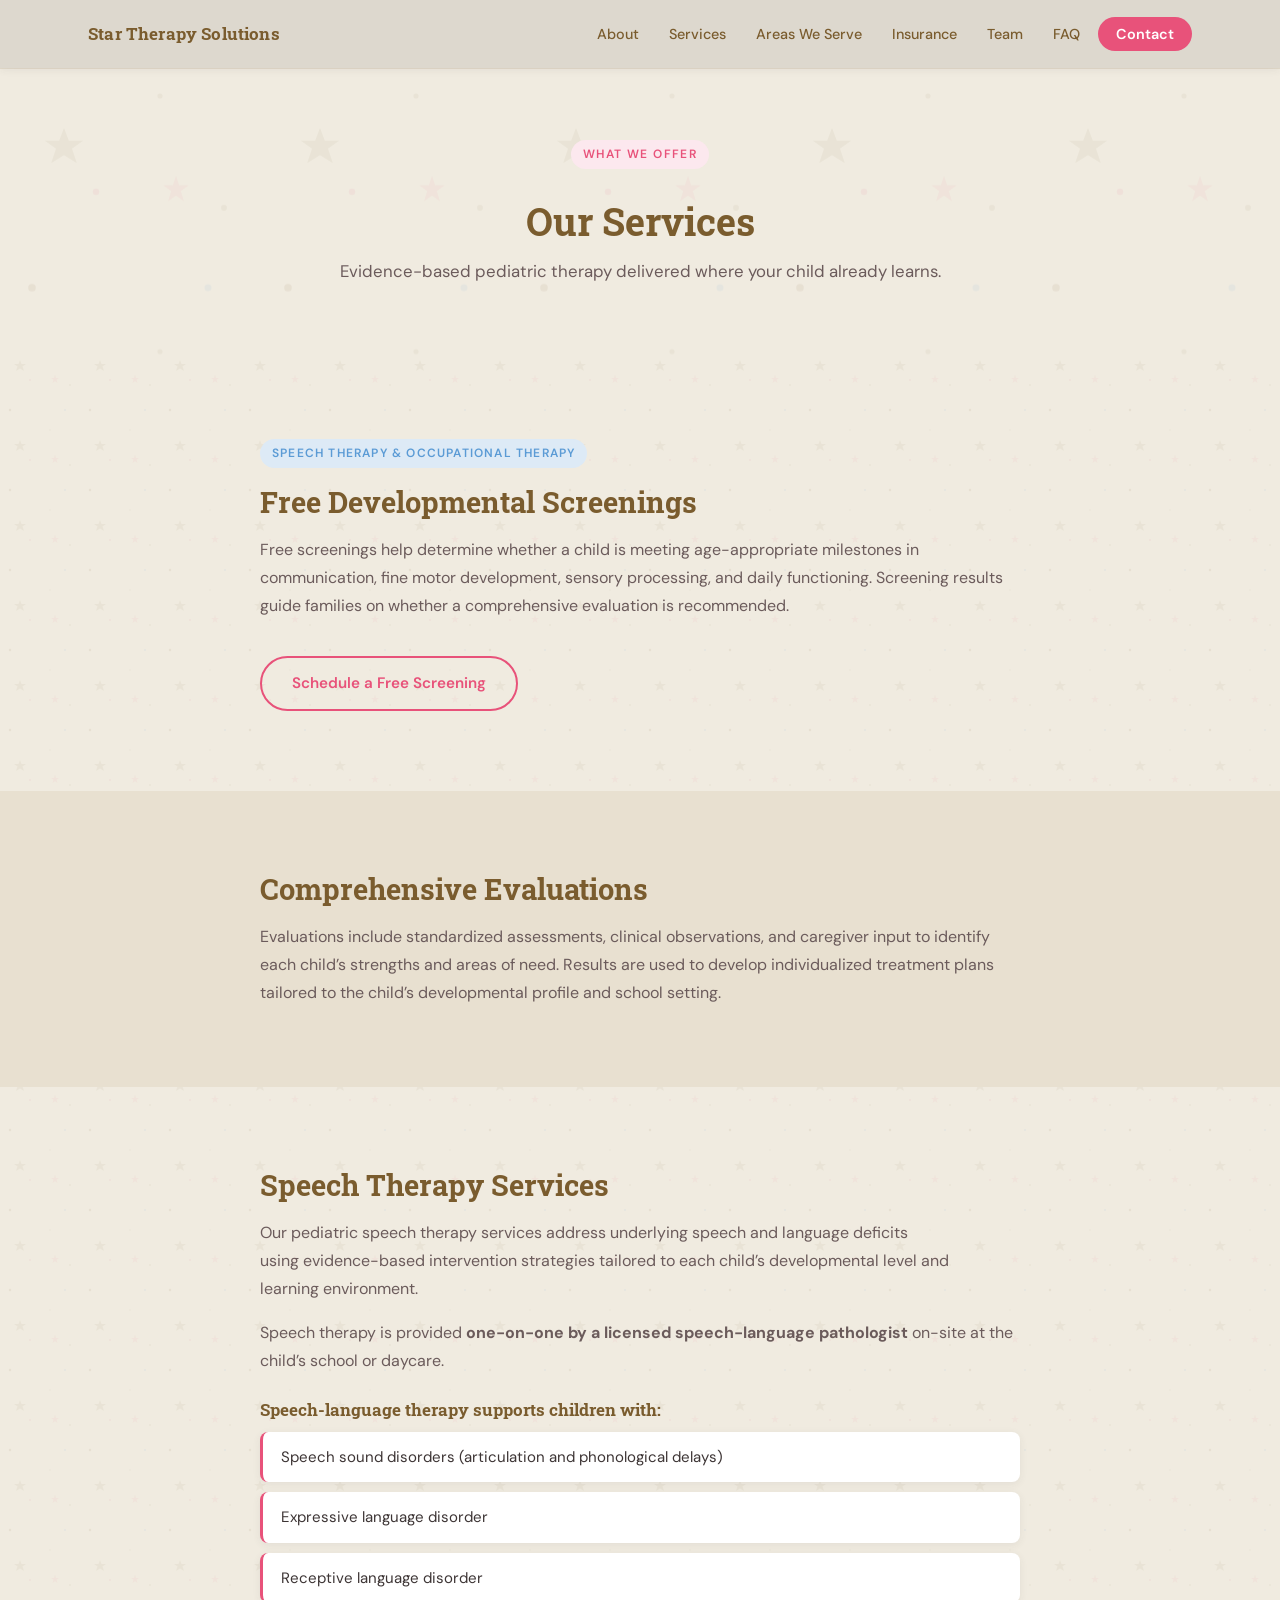
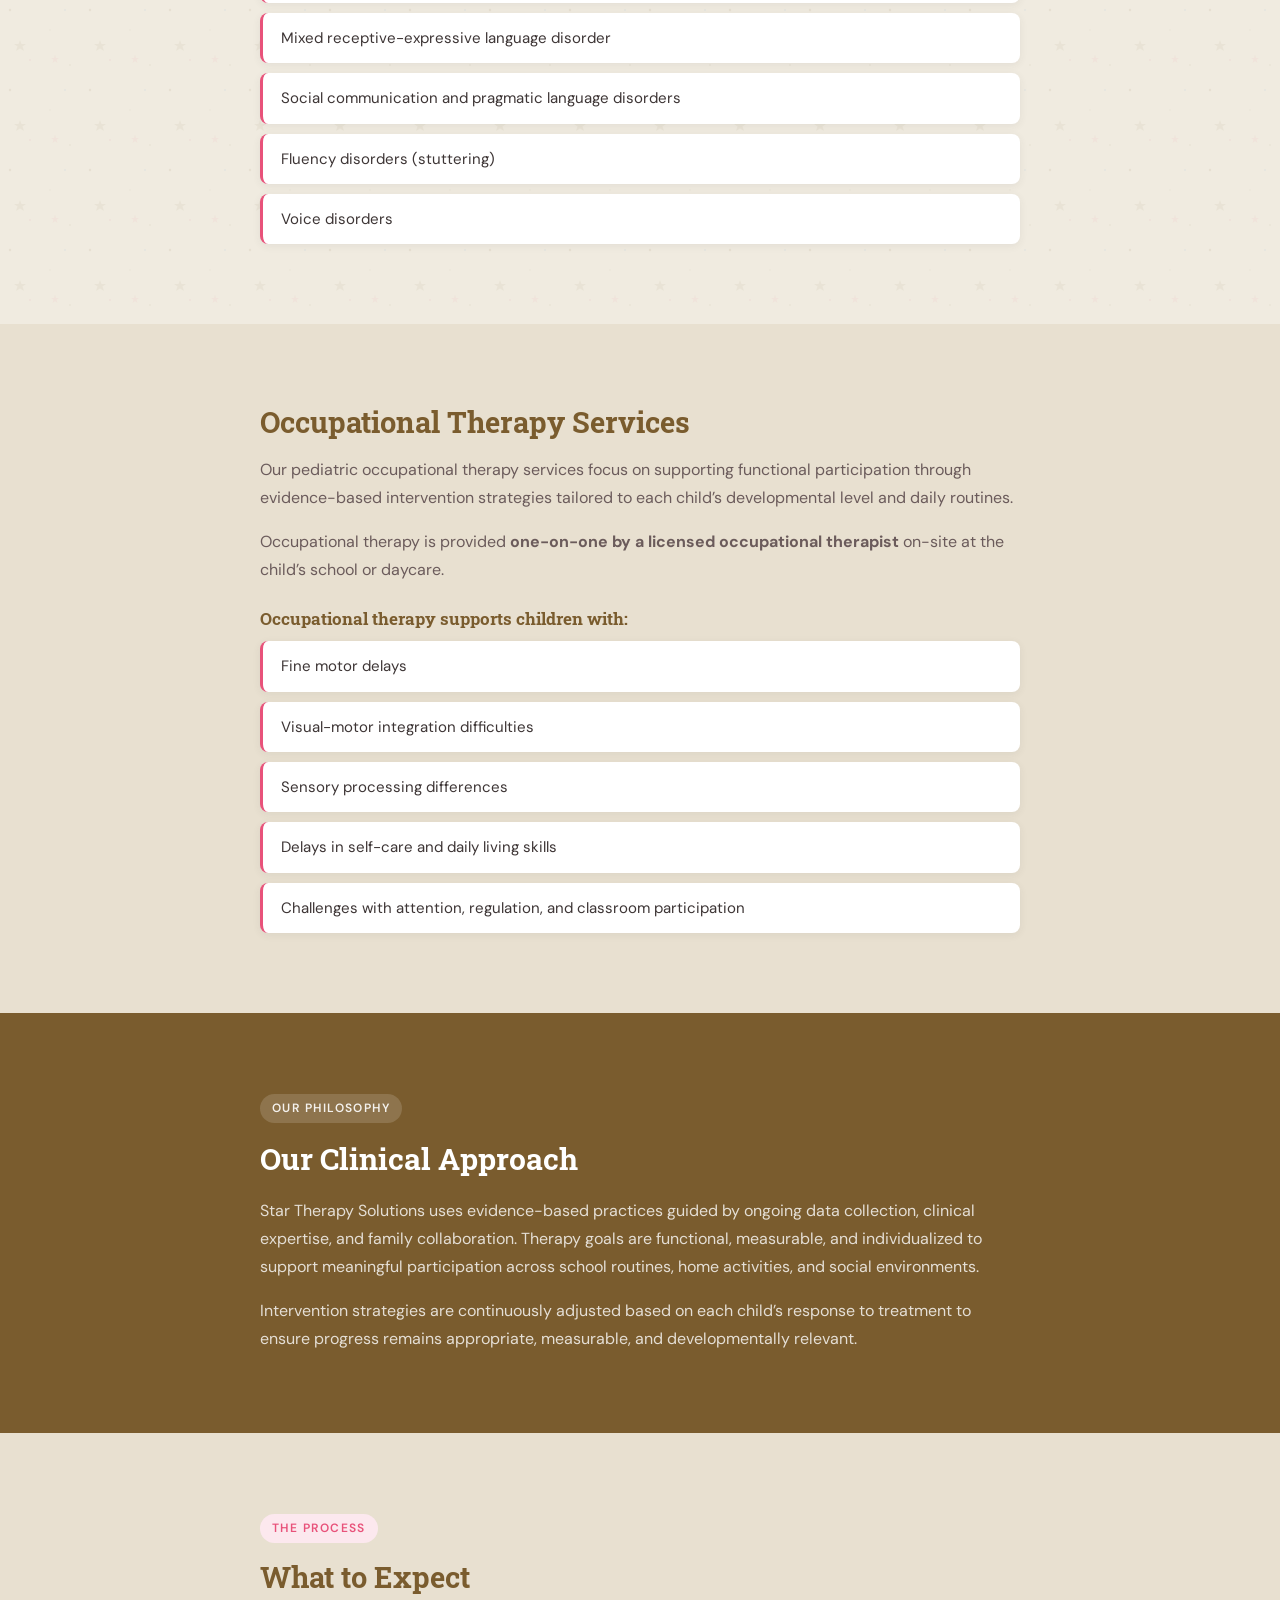
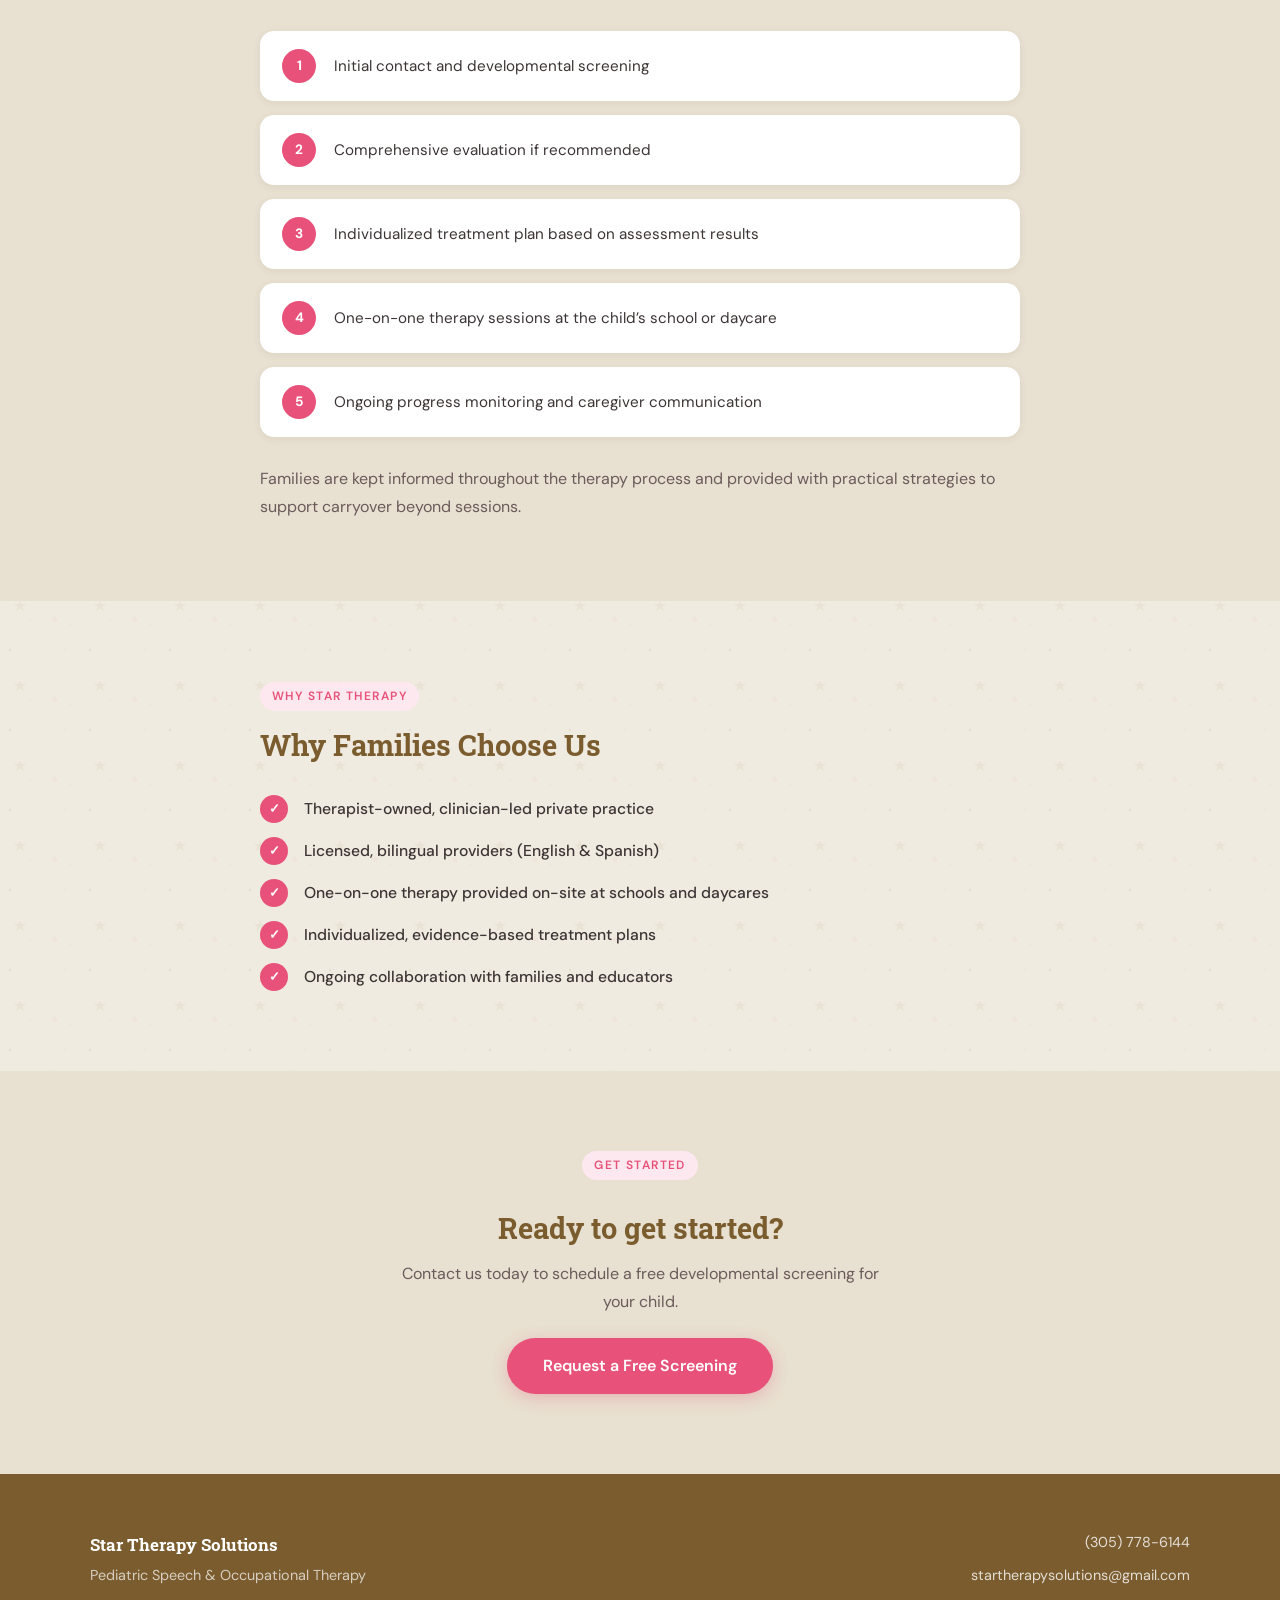
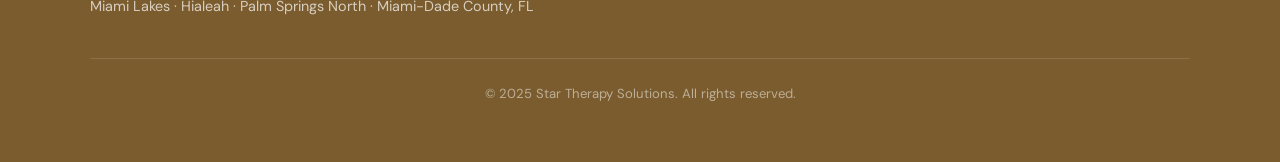
<file: services.html>
<!DOCTYPE html>
<html lang="en">
<head>
  <meta charset="UTF-8" />
  <meta name="viewport" content="width=device-width, initial-scale=1.0" />
  <title>Pediatric Speech &amp; Occupational Therapy Services | Star Therapy Solutions</title>
  <meta name="description" content="Pediatric speech therapy and occupational therapy on-site at your child's school or daycare. Free screenings, evaluations, and individualized treatment plans. Miami Lakes, Hialeah &amp; Palm Springs North." />
  <meta name="robots" content="index, follow" />
  <link rel="canonical" href="https://www.startherapysolutions.com/services.html" />
  <meta property="og:type" content="website" />
  <meta property="og:title" content="Therapy Services | Star Therapy Solutions" />
  <meta property="og:description" content="Free developmental screenings, comprehensive evaluations, and one-on-one speech and occupational therapy on-site at schools and daycares in Miami-Dade County." />
  <meta property="og:url" content="https://www.startherapysolutions.com/services.html" />

  <script type="application/ld+json">
  {
    "@context": "https://schema.org",
    "@type": "ItemList",
    "name": "Therapy Services – Star Therapy Solutions",
    "itemListElement": [
      { "@type": "ListItem", "position": 1, "item": { "@type": "MedicalProcedure", "name": "Free Developmental Screening", "description": "Free screenings to determine whether a child is meeting age-appropriate milestones.", "procedureType": "Noninvasive" } },
      { "@type": "ListItem", "position": 2, "item": { "@type": "MedicalProcedure", "name": "Comprehensive Speech and Occupational Therapy Evaluation", "description": "Standardized assessments, clinical observations, and caregiver input.", "procedureType": "Noninvasive" } },
      { "@type": "ListItem", "position": 3, "item": { "@type": "MedicalTherapy", "name": "Pediatric Speech Therapy", "description": "One-on-one speech-language therapy on-site at school or daycare.", "relevantSpecialty": "Speech-Language Pathology" } },
      { "@type": "ListItem", "position": 4, "item": { "@type": "MedicalTherapy", "name": "Pediatric Occupational Therapy", "description": "One-on-one occupational therapy on-site at school or daycare.", "relevantSpecialty": "Occupational Therapy" } }
    ]
  }
  </script>

  <link rel="stylesheet" href="styles.css" />
  <link rel="icon" href="favicon.ico" type="image/x-icon" />
</head>

<body>

  <nav aria-label="Main navigation">
    <div class="nav-inner">
      <a href="index.html" class="nav-logo">Star Therapy Solutions</a>
      <button id="navToggle" aria-label="Open navigation menu">&#9776;</button>
      <ul id="navLinks" role="list">
        <li><a href="index.html#about">About</a></li>
        <li><a href="services.html" aria-current="page">Services</a></li>
        <li><a href="index.html#areas">Areas We Serve</a></li>
        <li><a href="index.html#insurance">Insurance</a></li>
        <li><a href="team.html">Team</a></li>
        <li><a href="faq.html">FAQ</a></li>
        <li><a href="index.html#contact" class="nav-cta">Contact</a></li>
      </ul>
    </div>
  </nav>

  <div class="page-hero">
    <span class="section-label">What We Offer</span>
    <h1>Our Services</h1>
    <p>Evidence-based pediatric therapy delivered where your child already learns.</p>
  </div>

  <main>

    <!-- FREE SCREENINGS -->
    <section id="screenings" class="service-block" aria-labelledby="screenings-heading">
      <div class="service-block__content">
        <span class="service-block__tag">Speech Therapy &amp; Occupational Therapy</span>
        <h2 id="screenings-heading">Free Developmental Screenings</h2>
        <p>Free screenings help determine whether a child is meeting age-appropriate milestones in communication, fine motor development, sensory processing, and daily functioning. Screening results guide families on whether a comprehensive evaluation is recommended.</p>
        <a href="index.html#contact" class="btn-secondary">Schedule a Free Screening</a>
      </div>
    </section>

    <!-- EVALUATIONS -->
    <section id="evaluations" class="service-block service-block--alt" aria-labelledby="eval-heading">
      <div class="service-block__content">
        <h2 id="eval-heading">Comprehensive Evaluations</h2>
        <p>Evaluations include standardized assessments, clinical observations, and caregiver input to identify each child&rsquo;s strengths and areas of need. Results are used to develop individualized treatment plans tailored to the child&rsquo;s developmental profile and school setting.</p>
      </div>
    </section>

    <!-- SPEECH THERAPY -->
    <section id="speech" class="service-block" aria-labelledby="speech-heading">
      <div class="service-block__content">
        <h2 id="speech-heading">Speech Therapy Services</h2>
        <p>Our pediatric speech therapy services address underlying speech and language deficits using evidence-based intervention strategies tailored to each child&rsquo;s developmental level and learning environment.</p>
        <p>Speech therapy is provided <strong>one-on-one by a licensed speech-language pathologist</strong> on-site at the child&rsquo;s school or daycare.</p>
        <h3>Speech-language therapy supports children with:</h3>
        <ul class="conditions-list">
          <li>Speech sound disorders (articulation and phonological delays)</li>
          <li>Expressive language disorder</li>
          <li>Receptive language disorder</li>
          <li>Mixed receptive-expressive language disorder</li>
          <li>Social communication and pragmatic language disorders</li>
          <li>Fluency disorders (stuttering)</li>
          <li>Voice disorders</li>
        </ul>
      </div>
    </section>

    <!-- OT -->
    <section id="ot" class="service-block service-block--alt" aria-labelledby="ot-heading">
      <div class="service-block__content">
        <h2 id="ot-heading">Occupational Therapy Services</h2>
        <p>Our pediatric occupational therapy services focus on supporting functional participation through evidence-based intervention strategies tailored to each child&rsquo;s developmental level and daily routines.</p>
        <p>Occupational therapy is provided <strong>one-on-one by a licensed occupational therapist</strong> on-site at the child&rsquo;s school or daycare.</p>
        <h3>Occupational therapy supports children with:</h3>
        <ul class="conditions-list">
          <li>Fine motor delays</li>
          <li>Visual-motor integration difficulties</li>
          <li>Sensory processing differences</li>
          <li>Delays in self-care and daily living skills</li>
          <li>Challenges with attention, regulation, and classroom participation</li>
        </ul>
      </div>
    </section>

    <!-- CLINICAL APPROACH -->
    <section id="approach" class="approach-section" aria-labelledby="approach-heading">
      <div class="approach-inner">
        <span class="section-label">Our Philosophy</span>
        <h2 id="approach-heading">Our Clinical Approach</h2>
        <p>Star Therapy Solutions uses evidence-based practices guided by ongoing data collection, clinical expertise, and family collaboration. Therapy goals are functional, measurable, and individualized to support meaningful participation across school routines, home activities, and social environments.</p>
        <p>Intervention strategies are continuously adjusted based on each child&rsquo;s response to treatment to ensure progress remains appropriate, measurable, and developmentally relevant.</p>
      </div>
    </section>

    <!-- WHAT TO EXPECT -->
    <section id="process" class="process-section" aria-labelledby="process-heading">
      <div class="process-inner">
        <span class="section-label">The Process</span>
        <h2 id="process-heading">What to Expect</h2>
        <ol class="process-steps">
          <li><span>Initial contact and developmental screening</span></li>
          <li><span>Comprehensive evaluation if recommended</span></li>
          <li><span>Individualized treatment plan based on assessment results</span></li>
          <li><span>One-on-one therapy sessions at the child&rsquo;s school or daycare</span></li>
          <li><span>Ongoing progress monitoring and caregiver communication</span></li>
        </ol>
        <p>Families are kept informed throughout the therapy process and provided with practical strategies to support carryover beyond sessions.</p>
      </div>
    </section>

    <!-- WHY CHOOSE US -->
    <section id="why" class="why-section" aria-labelledby="why-heading">
      <div class="why-inner">
        <span class="section-label">Why Star Therapy</span>
        <h2 id="why-heading">Why Families Choose Us</h2>
        <ul class="why-list">
          <li><span class="why-icon"></span>Therapist-owned, clinician-led private practice</li>
          <li><span class="why-icon"></span>Licensed, bilingual providers (English &amp; Spanish)</li>
          <li><span class="why-icon"></span>One-on-one therapy provided on-site at schools and daycares</li>
          <li><span class="why-icon"></span>Individualized, evidence-based treatment plans</li>
          <li><span class="why-icon"></span>Ongoing collaboration with families and educators</li>
        </ul>
      </div>
    </section>

    <!-- CTA -->
    <section class="cta-strip" aria-label="Call to action">
      <span class="section-label">Get Started</span>
      <h2>Ready to get started?</h2>
      <p>Contact us today to schedule a free developmental screening for your child.</p>
      <a href="index.html#contact" class="btn-primary">Request a Free Screening</a>
    </section>

  </main>

  <footer>
    <div class="footer-inner">
      <div class="footer-brand">
        <strong>Star Therapy Solutions</strong>
        <p>Pediatric Speech &amp; Occupational Therapy</p>
        <p>Miami Lakes &middot; Hialeah &middot; Palm Springs North &middot; Miami-Dade County, FL</p>
      </div>
      <div class="footer-contact">
        <a href="tel:+13057786144">(305) 778-6144</a>
        <a href="mailto:startherapysolutions@gmail.com">startherapysolutions@gmail.com</a>
      </div>
    </div>
    <hr class="footer-divider" />
    <div class="footer-copy">
      <p>&copy; 2025 Star Therapy Solutions. All rights reserved.</p>
    </div>
  </footer>

  <script>
    const toggle = document.getElementById('navToggle');
    const links  = document.getElementById('navLinks');
    toggle.addEventListener('click', () => links.classList.toggle('open'));
    links.querySelectorAll('a').forEach(a => a.addEventListener('click', () => links.classList.remove('open')));
  </script>

</body>
</html>
</file>
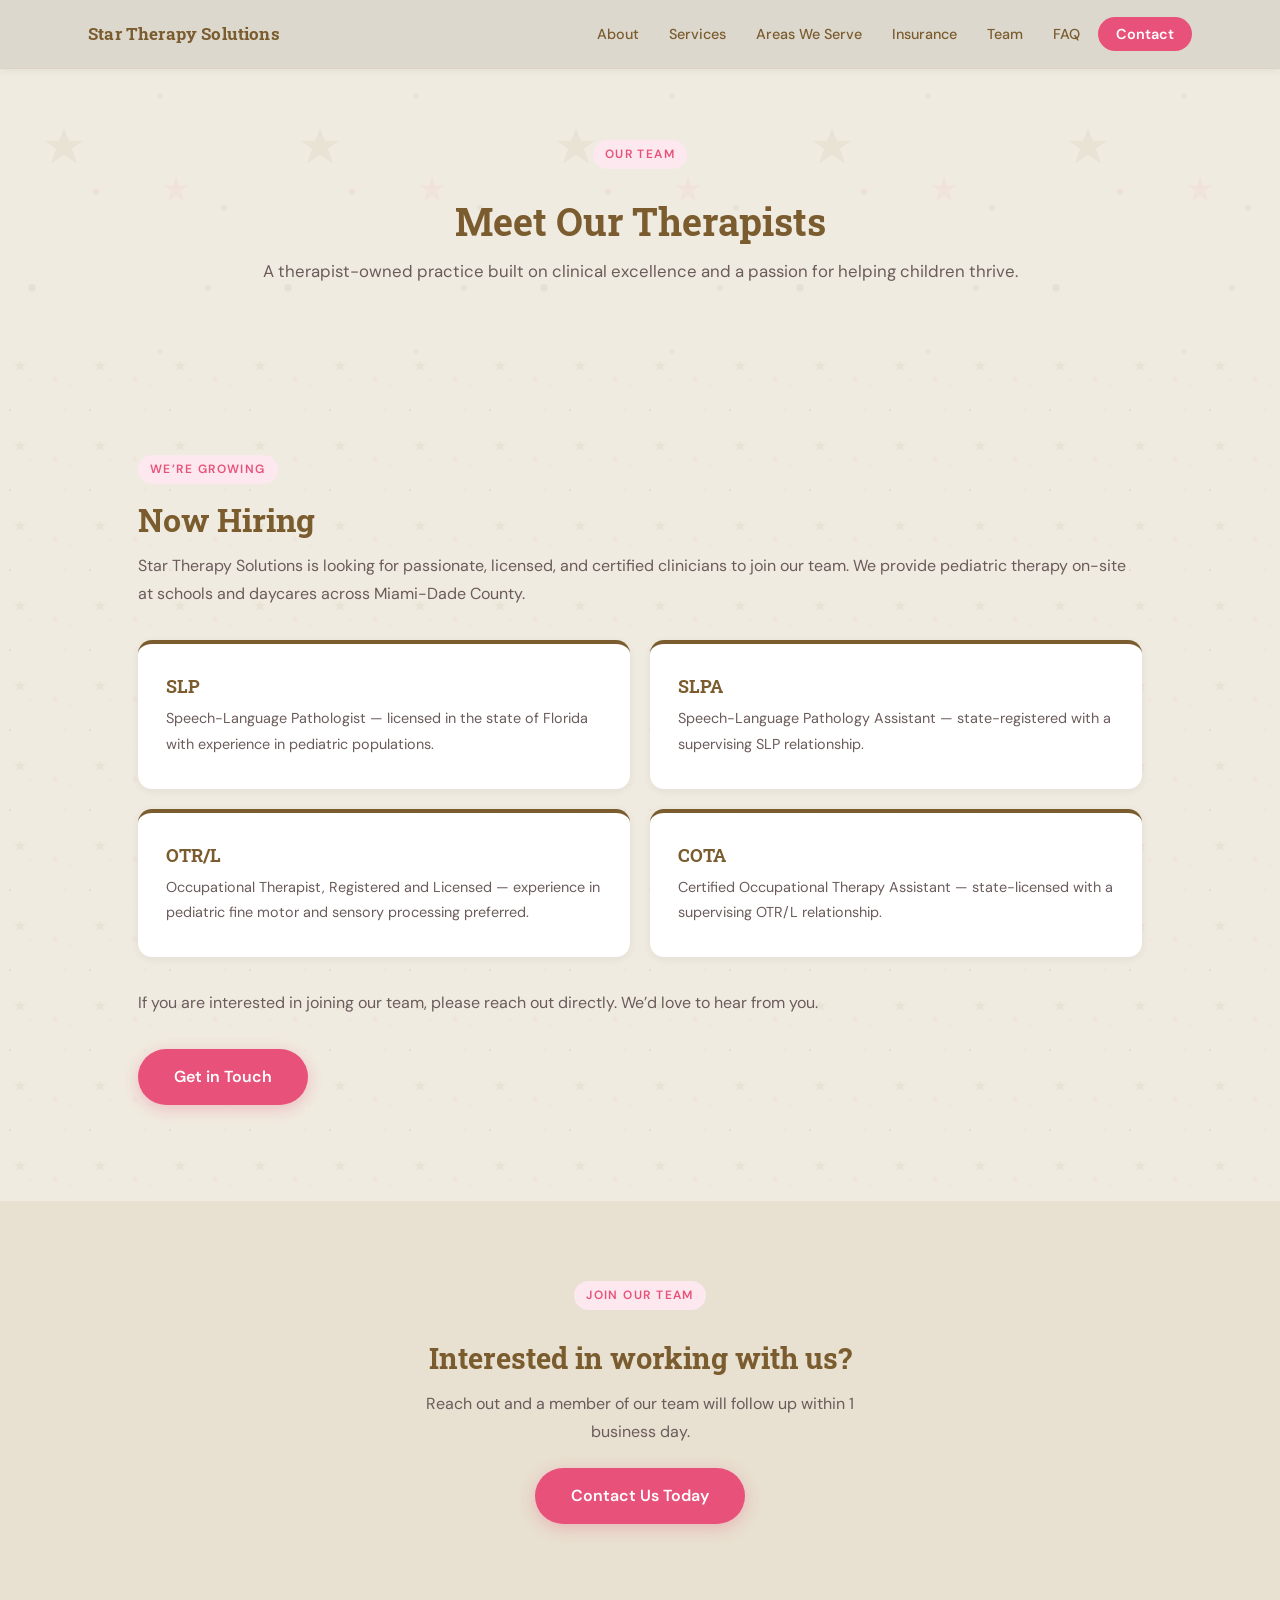
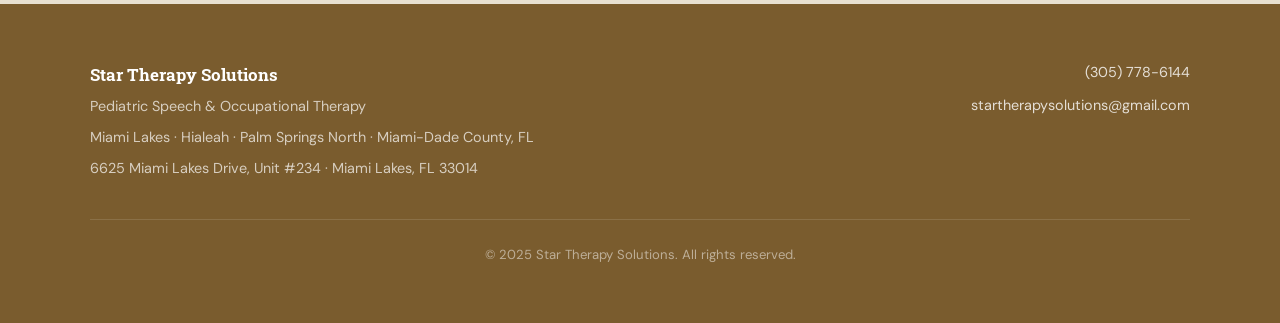
<file: team.html>
<!DOCTYPE html>
<html lang="en">
<head>
  <meta charset="UTF-8" />
  <meta name="viewport" content="width=device-width, initial-scale=1.0" />
  <title>Our Team | Join Us | Star Therapy Solutions</title>
  <meta name="description" content="Meet the team at Star Therapy Solutions. We are a therapist-owned pediatric therapy practice in Miami Lakes serving Miami-Dade County. Now hiring SLP, SLPA, OTR/L, and COTA." />
  <meta name="robots" content="index, follow" />
  <link rel="canonical" href="https://www.startherapysolutions.com/team.html" />
  <meta property="og:type" content="website" />
  <meta property="og:title" content="Our Team | Star Therapy Solutions" />
  <meta property="og:description" content="Therapist-owned pediatric practice now hiring licensed and certified speech and occupational therapy professionals in Miami-Dade County." />
  <meta property="og:url" content="https://www.startherapysolutions.com/team.html" />

  <link rel="stylesheet" href="styles.css" />
  <link rel="icon" href="favicon.ico" type="image/x-icon" />
</head>

<body>

  <nav aria-label="Main navigation">
    <div class="nav-inner">
      <a href="index.html" class="nav-logo">Star Therapy Solutions</a>
      <button id="navToggle" aria-label="Open navigation menu">&#9776;</button>
      <ul id="navLinks" role="list">
        <li><a href="index.html#about">About</a></li>
        <li><a href="services.html">Services</a></li>
        <li><a href="index.html#areas">Areas We Serve</a></li>
        <li><a href="index.html#insurance">Insurance</a></li>
        <li><a href="team.html" aria-current="page">Team</a></li>
        <li><a href="faq.html">FAQ</a></li>
        <li><a href="index.html#contact" class="nav-cta">Contact</a></li>
      </ul>
    </div>
  </nav>

  <div class="page-hero">
    <span class="section-label">Our Team</span>
    <h1>Meet Our Therapists</h1>
    <p>A therapist-owned practice built on clinical excellence and a passion for helping children thrive.</p>
  </div>

  <main>

    <!-- NOW HIRING -->
    <section id="hiring" aria-labelledby="hiring-heading">
      <div class="areas-inner">
        <span class="section-label">We&rsquo;re Growing</span>
        <h2 id="hiring-heading">Now Hiring</h2>
        <p class="lead">Star Therapy Solutions is looking for passionate, licensed, and certified clinicians to join our team. We provide pediatric therapy on-site at schools and daycares across Miami-Dade County.</p>

        <div class="services-grid">

          <div class="service-card">
            <h3>SLP</h3>
            <p>Speech-Language Pathologist &mdash; licensed in the state of Florida with experience in pediatric populations.</p>
          </div>

          <div class="service-card">
            <h3>SLPA</h3>
            <p>Speech-Language Pathology Assistant &mdash; state-registered with a supervising SLP relationship.</p>
          </div>

          <div class="service-card">
            <h3>OTR/L</h3>
            <p>Occupational Therapist, Registered and Licensed &mdash; experience in pediatric fine motor and sensory processing preferred.</p>
          </div>

          <div class="service-card">
            <h3>COTA</h3>
            <p>Certified Occupational Therapy Assistant &mdash; state-licensed with a supervising OTR/L relationship.</p>
          </div>

        </div>

        <p style="margin-top: 32px;">If you are interested in joining our team, please reach out directly. We&rsquo;d love to hear from you.</p>
        <a href="index.html#contact" class="btn-primary" style="display:inline-block; margin-top: 16px;">Get in Touch</a>
      </div>
    </section>

    <!-- CTA -->
    <section class="cta-strip" aria-label="Call to action">
      <span class="section-label">Join Our Team</span>
      <h2>Interested in working with us?</h2>
      <p>Reach out and a member of our team will follow up within 1 business day.</p>
      <a href="index.html#contact" class="btn-primary">Contact Us Today</a>
    </section>

  </main>

  <footer>
    <div class="footer-inner">
      <div class="footer-brand">
        <strong>Star Therapy Solutions</strong>
        <p>Pediatric Speech &amp; Occupational Therapy</p>
        <p>Miami Lakes &middot; Hialeah &middot; Palm Springs North &middot; Miami-Dade County, FL</p>
        <p>6625 Miami Lakes Drive, Unit #234 &middot; Miami Lakes, FL 33014</p>
      </div>
      <div class="footer-contact">
        <a href="tel:+13057786144">(305) 778-6144</a>
        <a href="mailto:startherapysolutions@gmail.com">startherapysolutions@gmail.com</a>
      </div>
    </div>
    <hr class="footer-divider" />
    <div class="footer-copy">
      <p>&copy; 2025 Star Therapy Solutions. All rights reserved.</p>
    </div>
  </footer>

  <script>
    const toggle = document.getElementById('navToggle');
    const links  = document.getElementById('navLinks');
    toggle.addEventListener('click', () => links.classList.toggle('open'));
    links.querySelectorAll('a').forEach(a => a.addEventListener('click', () => links.classList.remove('open')));
  </script>

</body>
</html>
</file>
<file: styles.css>
/* ════════════════════════════════════════════════════
   STAR THERAPY SOLUTIONS — styles.css (refreshed)
   ════════════════════════════════════════════════════ */

@import url('https://fonts.googleapis.com/css2?family=Roboto+Slab:wght@400;600;700&family=DM+Sans:wght@400;500;600&display=swap');

:root {
  --cream:       #f0ebe0;
  --cream-dark:  #e8e0d0;
  --brown:       #7a5c2e;
  --brown-dark:  #5c4220;
  --blue:        #5b9bd5;
  --blue-soft:   #ddeaf6;
  --pink:        #e8527a;
  --pink-dark:   #c73d63;
  --pink-soft:   #fce8ee;
  --text:        #3d3535;
  --text-light:  #6b5b5b;
  --nav-bg:      #ddd8ce;
  --white:       #ffffff;
  --radius:      14px;
  --radius-sm:   8px;
  --shadow:      0 4px 20px rgba(61,53,53,0.09);
  --shadow-sm:   0 2px 8px rgba(61,53,53,0.07);
}

/* ── RESET ───────────────────────────────────────────*/
*, *::before, *::after { box-sizing: border-box; margin: 0; padding: 0; }

html { scroll-behavior: smooth; }

body {
  font-family: 'DM Sans', sans-serif;
  color: var(--text);
  background-color: var(--cream);
  background-image: url('stars-bg.svg');
  background-repeat: repeat;
  background-size: 400px 400px;
  line-height: 1.75;
  font-size: 1rem;
}

img { height: auto; display: block; }

a { color: var(--blue); }

h1, h2, h3, h4 {
  font-family: 'Roboto Slab', serif;
  color: var(--brown);
  line-height: 1.25;
  text-wrap: balance;
}

p { color: var(--text-light); margin-bottom: 16px; text-wrap: pretty; }
p:last-child { margin-bottom: 0; }

/* ── LAYOUT HELPERS ──────────────────────────────────*/
.container {
  max-width: 1100px;
  margin: 0 auto;
  padding: 0 48px;
}

@media (max-width: 768px) {
  .container { padding: 0 24px; }
}

/* ── NAVIGATION ──────────────────────────────────────*/
nav {
  background-color: var(--nav-bg);
  position: sticky;
  top: 0;
  z-index: 200;
  box-shadow: 0 1px 0 rgba(122,92,46,0.12), var(--shadow-sm);
}

.nav-inner {
  max-width: 1200px;
  margin: 0 auto;
  padding: 0 48px;
  display: flex;
  align-items: center;
  justify-content: space-between;
  height: 68px;
}

.nav-logo {
  font-family: 'Roboto Slab', serif;
  color: var(--brown);
  text-decoration: none;
  font-size: 1.05rem;
  font-weight: 700;
  letter-spacing: 0.01em;
  display: flex;
  align-items: center;
  gap: 10px;
}

.nav-logo img { height: 44px; width: auto; }

nav ul {
  list-style: none;
  display: flex;
  align-items: center;
  gap: 6px;
}

nav ul li a {
  color: var(--brown);
  text-decoration: none;
  font-size: 0.9rem;
  font-weight: 500;
  padding: 6px 12px;
  border-radius: var(--radius-sm);
  transition: background 0.15s, color 0.15s;
}

nav ul li a:hover {
  background: rgba(122,92,46,0.08);
  color: var(--brown-dark);
}

nav ul li a.nav-cta {
  background-color: var(--pink);
  color: var(--white);
  padding: 8px 18px;
  border-radius: 50px;
  font-weight: 600;
}

nav ul li a.nav-cta:hover {
  background-color: var(--pink-dark);
  color: var(--white);
}

#navToggle {
  display: none;
  background: none;
  border: 2px solid var(--brown);
  color: var(--brown);
  font-size: 1.3rem;
  padding: 4px 10px;
  border-radius: var(--radius-sm);
  cursor: pointer;
}

/* ── HERO ─────────────────────────────────────────────*/
header#home {
  background-color: var(--cream);
  background-image: url('stars-bg.svg');
  background-size: cover;
  background-position: center;
  background-attachment: fixed;
  padding: 80px 48px 72px;
  display: flex;
  flex-direction: column;
  align-items: center;
  text-align: center;
  gap: 16px;
}

header#home img.icon-svg {
  width: 260px !important;
  height: 260px !important;
  object-fit: cover;
  object-position: top center;
  border-radius: 50% !important;
  box-shadow: 0 8px 40px rgba(61,53,53,0.18);
  margin-bottom: 8px;
  border: 4px solid var(--white);
  flex-shrink: 0;
  display: block;
}

.hero-eyebrow {
  font-family: 'DM Sans', sans-serif;
  font-size: 0.75rem;
  font-weight: 600;
  letter-spacing: 0.1em;
  text-transform: uppercase;
  color: var(--pink);
  background: var(--pink-soft);
  padding: 5px 14px;
  border-radius: 50px;
  white-space: nowrap;
}

.hero-subtitle {
  font-family: 'Roboto Slab', serif;
  font-size: 2.6rem;
  font-weight: 700;
  color: var(--brown) !important;
  line-height: 1.2;
  margin: 0 !important;
  text-wrap: balance;
}

.hero-location {
  font-size: 0.88rem;
  color: var(--text-light) !important;
  margin: 0 !important;
  letter-spacing: 0.02em;
  white-space: nowrap;
}

.btn-primary {
  display: inline-block;
  padding: 14px 36px;
  background-color: var(--pink);
  color: var(--white);
  text-decoration: none;
  font-weight: 600;
  border-radius: 50px;
  font-size: 1rem;
  font-family: 'DM Sans', sans-serif;
  transition: background-color 0.2s, transform 0.15s, box-shadow 0.15s;
  box-shadow: 0 4px 16px rgba(232,82,122,0.3);
  margin-top: 8px;
}

.btn-primary:hover {
  background-color: var(--pink-dark);
  color: var(--white);
  transform: translateY(-1px);
  box-shadow: 0 6px 20px rgba(232,82,122,0.38);
}

/* ── SECTION BASE ────────────────────────────────────*/
section {
  padding: 96px 48px;
}

.section-label {
  display: inline-block;
  font-size: 0.75rem;
  font-weight: 600;
  letter-spacing: 0.12em;
  text-transform: uppercase;
  color: var(--pink);
  background: var(--pink-soft);
  padding: 4px 12px;
  border-radius: 50px;
  margin-bottom: 16px;
}

section h2 {
  font-size: 2rem;
  margin-bottom: 16px;
}

section > .lead {
  font-size: 1.05rem;
  color: var(--text-light);
  max-width: 620px;
  margin-bottom: 48px;
}

/* ── ABOUT ───────────────────────────────────────────*/
#about {
  background-color: var(--cream-dark);
  background-image: url('stars-bg.svg');
  background-size: cover;
  background-attachment: fixed;
  padding: 96px 0;
}

.about-inner {
  max-width: 1100px;
  margin: 0 auto;
  padding: 0 48px;
  display: grid;
  grid-template-columns: 1fr 440px;
  gap: 64px;
  align-items: center;
}

.about-text h1 {
  font-size: 2.1rem;
  margin-bottom: 24px;
}

.about-text p {
  font-size: 1.02rem;
  line-height: 1.8;
}

.about-img-wrap {
  display: flex;
  justify-content: center;
  align-items: center;
}

.about-icon-svg {
  width: 100%;
  max-width: 420px;
  height: auto;
  border-radius: var(--radius);
  box-shadow: 0 12px 40px rgba(61,53,53,0.14);
  object-fit: cover;
}

/* ── SERVICES ────────────────────────────────────────*/
#services {
  max-width: 1100px;
  margin: 0 auto;
}

.services-grid {
  display: grid;
  grid-template-columns: repeat(2, 1fr);
  gap: 20px;
  margin-top: 0;
}

.service-card {
  background: var(--white);
  border-radius: var(--radius);
  padding: 32px 28px;
  box-shadow: var(--shadow-sm);
  border-top: 4px solid var(--brown);
  transition: transform 0.2s, box-shadow 0.2s;
}

.service-card:hover {
  transform: translateY(-3px);
  box-shadow: var(--shadow);
}

.service-card h3 {
  font-size: 1.1rem;
  margin-bottom: 8px;
}

.service-card p {
  font-size: 0.9rem;
  margin: 0;
}

.service-card.highlight {
  background: var(--cream-dark);
  border-top-color: var(--pink);
  grid-column: 1 / -1;
  display: flex;
  gap: 24px;
  align-items: center;
}

.service-card.highlight h3 { color: var(--pink-dark); }

/* ── AREAS ───────────────────────────────────────────*/
#areas {
  background-color: var(--cream-dark);
  padding: 96px 0;
}

.areas-inner {
  max-width: 1100px;
  margin: 0 auto;
  padding: 0 48px;
}

.areas-inner h2 { margin-bottom: 12px; }
.areas-inner .lead { margin-bottom: 32px; }

.areas-pills {
  display: flex;
  flex-wrap: wrap;
  gap: 12px;
  margin-bottom: 28px;
}

.areas-pills li {
  list-style: none;
  background-color: var(--pink);
  color: var(--white);
  padding: 10px 22px;
  border-radius: 50px;
  font-weight: 600;
  font-size: 0.9rem;
  letter-spacing: 0.01em;
}

.areas-note {
  font-size: 0.9rem;
  color: var(--text-light);
  max-width: 560px;
}

/* ── INSURANCE ───────────────────────────────────────*/
#insurance {
  max-width: 1100px;
  margin: 0 auto;
}

.insurance-grid {
  display: grid;
  grid-template-columns: repeat(2, 1fr);
  gap: 16px;
  margin-bottom: 28px;
}

.insurance-item {
  display: flex;
  align-items: flex-start;
  gap: 14px;
  background: var(--white);
  border-radius: var(--radius);
  padding: 20px 22px;
  box-shadow: var(--shadow-sm);
}

.insurance-check {
  width: 24px;
  height: 24px;
  background: var(--pink);
  border-radius: 50%;
  display: flex;
  align-items: center;
  justify-content: center;
  flex-shrink: 0;
  margin-top: 1px;
}

.insurance-check::after {
  content: "✓";
  color: white;
  font-size: 0.75rem;
  font-weight: 700;
}

.insurance-item span {
  font-size: 0.95rem;
  font-weight: 500;
  color: var(--text);
  line-height: 1.5;
}

.insurance-note {
  font-size: 0.88rem;
  color: var(--text-light);
  max-width: 560px;
  padding: 16px 20px;
  background: var(--blue-soft);
  border-radius: var(--radius-sm);
  border-left: 3px solid var(--blue);
}

/* ── FAQ ─────────────────────────────────────────────*/
#faq {
  background-color: var(--cream-dark);
  padding: 96px 48px;
}

#faq .section-inner {
  max-width: 800px;
  margin: 0 auto;
}

.faq-list {
  display: flex;
  flex-direction: column;
  gap: 10px;
  margin-top: 40px;
}

details {
  background-color: var(--white);
  border-radius: var(--radius);
  box-shadow: var(--shadow-sm);
  overflow: hidden;
  border: 1px solid rgba(122,92,46,0.1);
  transition: box-shadow 0.2s;
}

details[open] {
  box-shadow: var(--shadow);
}

summary {
  padding: 18px 22px;
  font-weight: 600;
  font-family: 'DM Sans', sans-serif;
  color: var(--brown);
  cursor: pointer;
  list-style: none;
  display: flex;
  justify-content: space-between;
  align-items: center;
  gap: 16px;
  font-size: 0.98rem;
}

summary::-webkit-details-marker { display: none; }

.summary-icon {
  width: 26px;
  height: 26px;
  background: var(--pink-soft);
  border-radius: 50%;
  display: flex;
  align-items: center;
  justify-content: center;
  flex-shrink: 0;
  color: var(--pink);
  font-size: 1.1rem;
  font-weight: 700;
  line-height: 1;
  transition: background 0.2s, transform 0.2s;
}

details[open] .summary-icon {
  background: var(--pink);
  color: white;
  transform: rotate(45deg);
}

details p {
  padding: 0 22px 20px;
  margin: 0;
  font-size: 0.94rem;
  color: var(--text-light);
  border-top: 1px solid rgba(122,92,46,0.08);
  padding-top: 16px;
}

/* ── CONTACT ─────────────────────────────────────────*/
#contact {
  max-width: 1100px;
  margin: 0 auto;
}

.contact-grid {
  display: grid;
  grid-template-columns: 1fr 1fr;
  gap: 64px;
  align-items: start;
  margin-top: 48px;
}

.contact-intake-card {
  background: var(--cream-dark);
  border-radius: var(--radius);
  padding: 36px 32px;
  border: 1px solid rgba(122,92,46,0.1);
}

.contact-intake-card h3 {
  font-size: 1.2rem;
  margin-bottom: 12px;
}

.contact-intake-card p {
  font-size: 0.94rem;
  margin-bottom: 24px;
}

.contact-info-card {
  display: flex;
  flex-direction: column;
  gap: 16px;
}

.contact-info-card h3 {
  font-size: 1.2rem;
  margin-bottom: 4px;
}

.contact-detail {
  display: flex;
  align-items: center;
  gap: 14px;
  padding: 16px 18px;
  background: var(--white);
  border-radius: var(--radius-sm);
  box-shadow: var(--shadow-sm);
  text-decoration: none;
  color: var(--text);
  font-size: 0.94rem;
  font-weight: 500;
  transition: box-shadow 0.15s, transform 0.15s;
}

.contact-detail:hover {
  box-shadow: var(--shadow);
  transform: translateY(-1px);
  color: var(--brown);
}

.contact-icon {
  width: 36px;
  height: 36px;
  background: var(--pink-soft);
  border-radius: var(--radius-sm);
  display: flex;
  align-items: center;
  justify-content: center;
  font-size: 1rem;
  flex-shrink: 0;
}

/* ── FOOTER ──────────────────────────────────────────*/
footer {
  background-color: var(--brown);
  padding: 56px 48px;
}

.footer-inner {
  max-width: 1100px;
  margin: 0 auto;
  display: grid;
  grid-template-columns: 1fr auto;
  gap: 48px;
  align-items: start;
}

.footer-brand p {
  color: rgba(255,255,255,0.7);
  margin-bottom: 6px;
  font-size: 0.9rem;
}

.footer-brand strong {
  font-family: 'Roboto Slab', serif;
  color: white;
  font-size: 1.05rem;
  display: block;
  margin-bottom: 4px;
}

.footer-contact {
  display: flex;
  flex-direction: column;
  gap: 8px;
  align-items: flex-end;
}

.footer-contact a {
  color: rgba(255,255,255,0.8);
  font-size: 0.9rem;
  text-decoration: none;
  transition: color 0.15s;
}

.footer-contact a:hover { color: white; }

.footer-divider {
  border: none;
  border-top: 1px solid rgba(255,255,255,0.12);
  margin: 32px 0 24px;
  max-width: 1100px;
  margin-left: auto;
  margin-right: auto;
}

.footer-copy {
  max-width: 1100px;
  margin: 0 auto;
  text-align: center;
}

.footer-copy p {
  color: rgba(255,255,255,0.5);
  font-size: 0.82rem;
  margin: 0;
}

/* ── PAGE HERO ───────────────────────────────────────*/
.page-hero {
  background-color: var(--cream);
  background-image: url('stars-bg.svg');
  background-size: cover;
  background-attachment: fixed;
  padding: 72px 48px;
  text-align: center;
  display: flex;
  flex-direction: column;
  align-items: center;
  gap: 12px;
}

.page-hero h1 { font-size: 2.4rem; margin: 0; }
.page-hero p  { font-size: 1.05rem; margin: 0; }

/* ── FAQ PAGE ─────────────────────────────────────────*/
.faq-page-inner {
  max-width: 800px;
  margin: 0 auto;
}

/* ── SERVICES PAGE ────────────────────────────────────*/
.service-block {
  padding: 80px 48px;
}

.service-block--alt {
  background-color: var(--cream-dark);
}

.service-block__content {
  max-width: 760px;
  margin: 0 auto;
}

.service-block__content h2 { font-size: 1.8rem; margin-bottom: 16px; }
.service-block__content h3 { font-size: 1.05rem; margin: 24px 0 12px; color: var(--brown); }

.service-block__tag {
  display: inline-block;
  font-size: 0.75rem;
  font-weight: 600;
  letter-spacing: 0.1em;
  text-transform: uppercase;
  color: var(--blue);
  background: var(--blue-soft);
  padding: 4px 12px;
  border-radius: 50px;
  margin-bottom: 16px;
}

.btn-secondary {
  display: inline-block;
  margin-top: 20px;
  padding: 12px 30px;
  background: transparent;
  color: var(--pink);
  border: 2px solid var(--pink);
  text-decoration: none;
  font-weight: 600;
  border-radius: 50px;
  font-size: 0.95rem;
  transition: background 0.2s, color 0.2s;
}

.btn-secondary:hover {
  background: var(--pink);
  color: white;
}

.conditions-list {
  list-style: none;
  padding: 0;
  display: flex;
  flex-direction: column;
  gap: 10px;
  margin-top: 8px;
}

.conditions-list li {
  padding: 12px 18px;
  background: var(--white);
  border-radius: var(--radius-sm);
  border-left: 3px solid var(--pink);
  font-size: 0.94rem;
  color: var(--text);
  box-shadow: var(--shadow-sm);
}

.service-block--alt .conditions-list li {
  background: var(--white);
}

/* ── APPROACH SECTION ────────────────────────────────*/
.approach-section {
  padding: 80px 48px;
  background: var(--brown);
}

.approach-inner {
  max-width: 760px;
  margin: 0 auto;
}

.approach-section .section-label {
  background: rgba(255,255,255,0.15);
  color: rgba(255,255,255,0.9);
}

.approach-section h2 {
  color: white;
  font-size: 1.9rem;
  margin-bottom: 20px;
}

.approach-section p { color: rgba(255,255,255,0.8); }

/* ── PROCESS SECTION ─────────────────────────────────*/
.process-section {
  padding: 80px 48px;
  background: var(--cream-dark);
}

.process-inner {
  max-width: 760px;
  margin: 0 auto;
}

.process-section h2 { font-size: 1.8rem; margin-bottom: 36px; }

.process-steps {
  list-style: none;
  padding: 0;
  counter-reset: steps;
  display: flex;
  flex-direction: column;
  gap: 14px;
  margin-bottom: 28px;
}

.process-steps li {
  counter-increment: steps;
  display: flex;
  align-items: center;
  gap: 18px;
  background: var(--white);
  border-radius: var(--radius);
  padding: 18px 22px;
  box-shadow: var(--shadow-sm);
  font-size: 0.95rem;
  color: var(--text);
}

.process-steps li::before {
  content: counter(steps);
  width: 34px;
  height: 34px;
  background: var(--pink);
  color: white;
  border-radius: 50%;
  display: flex;
  align-items: center;
  justify-content: center;
  font-weight: 700;
  font-size: 0.85rem;
  flex-shrink: 0;
}

/* ── WHY SECTION ─────────────────────────────────────*/
.why-section {
  padding: 80px 48px;
}

.why-inner {
  max-width: 760px;
  margin: 0 auto;
}

.why-section h2 { font-size: 1.8rem; margin-bottom: 32px; }

.why-list {
  list-style: none;
  padding: 0;
  display: flex;
  flex-direction: column;
  gap: 14px;
}

.why-list li {
  display: flex;
  align-items: center;
  gap: 16px;
  font-size: 0.98rem;
  color: var(--text);
  font-weight: 500;
}

.why-icon {
  width: 28px;
  height: 28px;
  background: var(--pink);
  border-radius: 50%;
  display: flex;
  align-items: center;
  justify-content: center;
  flex-shrink: 0;
}

.why-icon::after {
  content: "✓";
  color: white;
  font-size: 0.8rem;
  font-weight: 700;
}

/* ── CTA STRIP ───────────────────────────────────────*/
.cta-strip {
  background: var(--cream-dark);
  text-align: center;
  padding: 80px 48px;
  display: flex;
  flex-direction: column;
  align-items: center;
  gap: 14px;
}

.cta-strip h2 { font-size: 1.8rem; margin: 0; }
.cta-strip p  { margin: 0; max-width: 480px; }

/* ── FAQ & SERVICES PAGE HERO ────────────────────────*/
.page-hero {
  background-color: var(--cream);
  background-image: url('stars-bg.svg');
  background-size: cover;
  background-attachment: fixed;
  padding: 72px 48px;
  text-align: center;
  display: flex;
  flex-direction: column;
  align-items: center;
  justify-content: center;
  gap: 12px;
}

.page-hero h1 {
  font-size: 2.4rem;
}

.page-hero--faq {
  background-color: transparent;
  background-image: none;
}

.faq-page {
  background-color: var(--cream);
  background-image: linear-gradient(rgba(240,235,224,0.9), rgba(240,235,224,0.9)), url('image/FAQ Background.svg');
  background-size: cover;
  background-attachment: fixed;
  background-position: center top;
  background-repeat: no-repeat;
}

/* ── RESPONSIVE ──────────────────────────────────────*/
@media (max-width: 900px) {
  .about-inner {
    grid-template-columns: 1fr;
    gap: 40px;
  }
  .about-img-wrap { order: -1; }
  .about-icon-svg { max-width: 280px; }

  .services-grid { grid-template-columns: 1fr; }
  .service-card.highlight { flex-direction: column; gap: 12px; }

  .insurance-grid { grid-template-columns: 1fr; }

  .contact-grid { grid-template-columns: 1fr; gap: 40px; }

  .footer-inner { grid-template-columns: 1fr; gap: 24px; }
  .footer-contact { align-items: flex-start; }
}

@media (max-width: 768px) {
  .nav-inner { padding: 0 24px; }

  #navToggle { display: block; }

  nav ul {
    display: none;
    flex-direction: column;
    align-items: flex-start;
    width: 100%;
    padding: 12px 0 16px;
    gap: 2px;
    background: var(--nav-bg);
    border-top: 1px solid rgba(122,92,46,0.12);
  }

  nav ul.open { display: flex; }

  nav ul li { width: 100%; }
  nav ul li a { display: block; border-radius: 0; padding: 10px 24px; }
  nav ul li a.nav-cta {
    background: none;
    color: var(--pink);
    border-radius: 0;
    padding: 10px 24px;
    box-shadow: none;
  }

  /* Wrap nav so ul can appear below */
  nav { display: flex; flex-direction: column; align-items: stretch; }
  .nav-inner { width: 100%; }

  header#home { padding: 60px 24px 56px; }
  .hero-subtitle { font-size: 1.9rem; }
  .icon-svg { height: 180px; margin-bottom: -20px; }

  section { padding: 64px 24px; }
  #about { padding: 64px 0; }
  .about-inner { padding: 0 24px; }
  #areas { padding: 64px 0; }
  .areas-inner { padding: 0 24px; }
  #faq { padding: 64px 24px; }

  .service-block { padding: 56px 24px; }
  .approach-section, .process-section, .why-section, .cta-strip { padding: 56px 24px; }
  .page-hero { padding: 56px 24px; }

  footer { padding: 48px 24px; }
}
</file>
